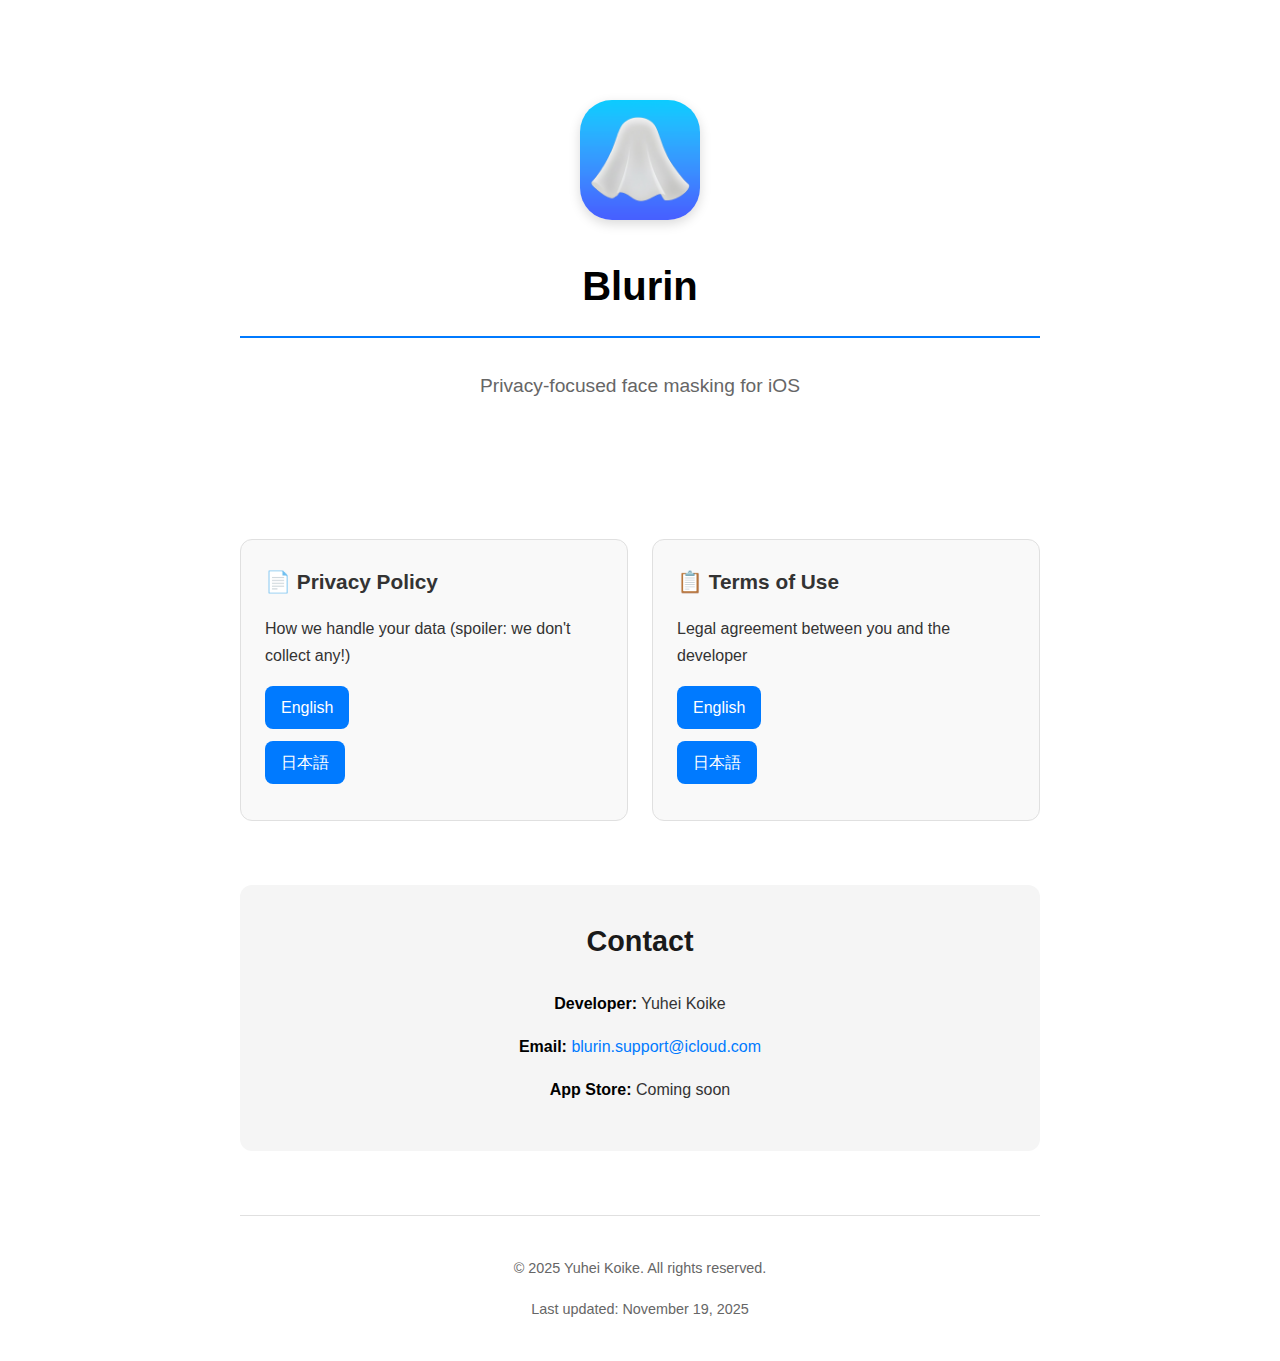
<file: index.html>
<!DOCTYPE html>
<html lang="en">
<head>
    <meta charset="UTF-8">
    <meta name="viewport" content="width=device-width, initial-scale=1.0">
    <meta name="description" content="Blurin - Privacy-focused face masking app for iOS">
    <title>Blurin - Legal Documents</title>
    <link rel="stylesheet" href="style.css">
    <style>
        .hero {
            text-align: center;
            padding: 60px 0 40px;
        }

        .app-icon {
            width: 120px;
            height: 120px;
            border-radius: 26.67%;
            margin-bottom: 24px;
            box-shadow: 0 4px 12px rgba(0, 0, 0, 0.15);
        }

        @media (prefers-color-scheme: dark) {
            .app-icon {
                box-shadow: 0 4px 12px rgba(0, 0, 0, 0.4);
            }
        }

        .tagline {
            font-size: 1.2em;
            color: #666;
            margin-bottom: 48px;
        }

        @media (prefers-color-scheme: dark) {
            .tagline {
                color: #999;
            }
        }

        .doc-grid {
            display: grid;
            grid-template-columns: repeat(auto-fit, minmax(300px, 1fr));
            gap: 24px;
            margin: 48px 0;
        }

        .doc-card {
            background: #f9f9f9;
            border: 1px solid #e0e0e0;
            border-radius: 12px;
            padding: 24px;
            transition: transform 0.2s, box-shadow 0.2s;
        }

        .doc-card:hover {
            transform: translateY(-4px);
            box-shadow: 0 8px 24px rgba(0, 0, 0, 0.1);
        }

        @media (prefers-color-scheme: dark) {
            .doc-card {
                background: #2d2d2d;
                border-color: #404040;
            }

            .doc-card:hover {
                box-shadow: 0 8px 24px rgba(0, 0, 0, 0.4);
            }
        }

        .doc-card h3 {
            margin-top: 0;
            font-size: 1.3em;
        }

        .doc-card ul {
            list-style: none;
            padding: 0;
            margin: 16px 0 0 0;
        }

        .doc-card li {
            margin: 12px 0;
        }

        .doc-card a {
            display: inline-block;
            padding: 8px 16px;
            background: #007aff;
            color: white;
            border-radius: 8px;
            text-decoration: none;
            transition: background 0.2s;
        }

        .doc-card a:hover {
            background: #0051d5;
            text-decoration: none;
        }

        @media (prefers-color-scheme: dark) {
            .doc-card a {
                background: #0a84ff;
            }

            .doc-card a:hover {
                background: #007aff;
            }
        }

        .lang-badge {
            display: inline-block;
            padding: 2px 8px;
            background: #e0e0e0;
            color: #666;
            border-radius: 4px;
            font-size: 0.8em;
            margin-left: 8px;
        }

        @media (prefers-color-scheme: dark) {
            .lang-badge {
                background: #404040;
                color: #999;
            }
        }

        .contact {
            margin-top: 64px;
            padding: 32px;
            background: #f5f5f5;
            border-radius: 12px;
            text-align: center;
        }

        @media (prefers-color-scheme: dark) {
            .contact {
                background: #2d2d2d;
            }
        }

        .contact h2 {
            margin-top: 0;
            border: none;
        }

        .footer {
            margin-top: 64px;
            padding-top: 24px;
            border-top: 1px solid #e0e0e0;
            text-align: center;
            color: #666;
            font-size: 0.9em;
        }

        @media (prefers-color-scheme: dark) {
            .footer {
                border-top-color: #333;
                color: #999;
            }
        }
    </style>
</head>
<body>
    <div class="hero">
        <img src="app-icon.png" alt="Blurin App Icon" class="app-icon">
        <h1>Blurin</h1>
        <p class="tagline">Privacy-focused face masking for iOS</p>
    </div>

    <div class="doc-grid">
        <div class="doc-card">
            <h3>📄 Privacy Policy</h3>
            <p>How we handle your data (spoiler: we don't collect any!)</p>
            <ul>
                <li><a href="privacy-policy.html">English</a></li>
                <li><a href="privacy-policy-ja.html">日本語</a></li>
            </ul>
        </div>

        <div class="doc-card">
            <h3>📋 Terms of Use</h3>
            <p>Legal agreement between you and the developer</p>
            <ul>
                <li><a href="terms-of-use.html">English</a></li>
                <li><a href="terms-of-use-ja.html">日本語</a></li>
            </ul>
        </div>
    </div>

    <div class="contact">
        <h2>Contact</h2>
        <p><strong>Developer:</strong> Yuhei Koike</p>
        <p><strong>Email:</strong> <a href="mailto:blurin.support@icloud.com">blurin.support@icloud.com</a></p>
        <p><strong>App Store:</strong> Coming soon</p>
    </div>

    <div class="footer">
        <p>&copy; 2025 Yuhei Koike. All rights reserved.</p>
        <p>Last updated: November 19, 2025</p>
    </div>
</body>
</html>
</file>
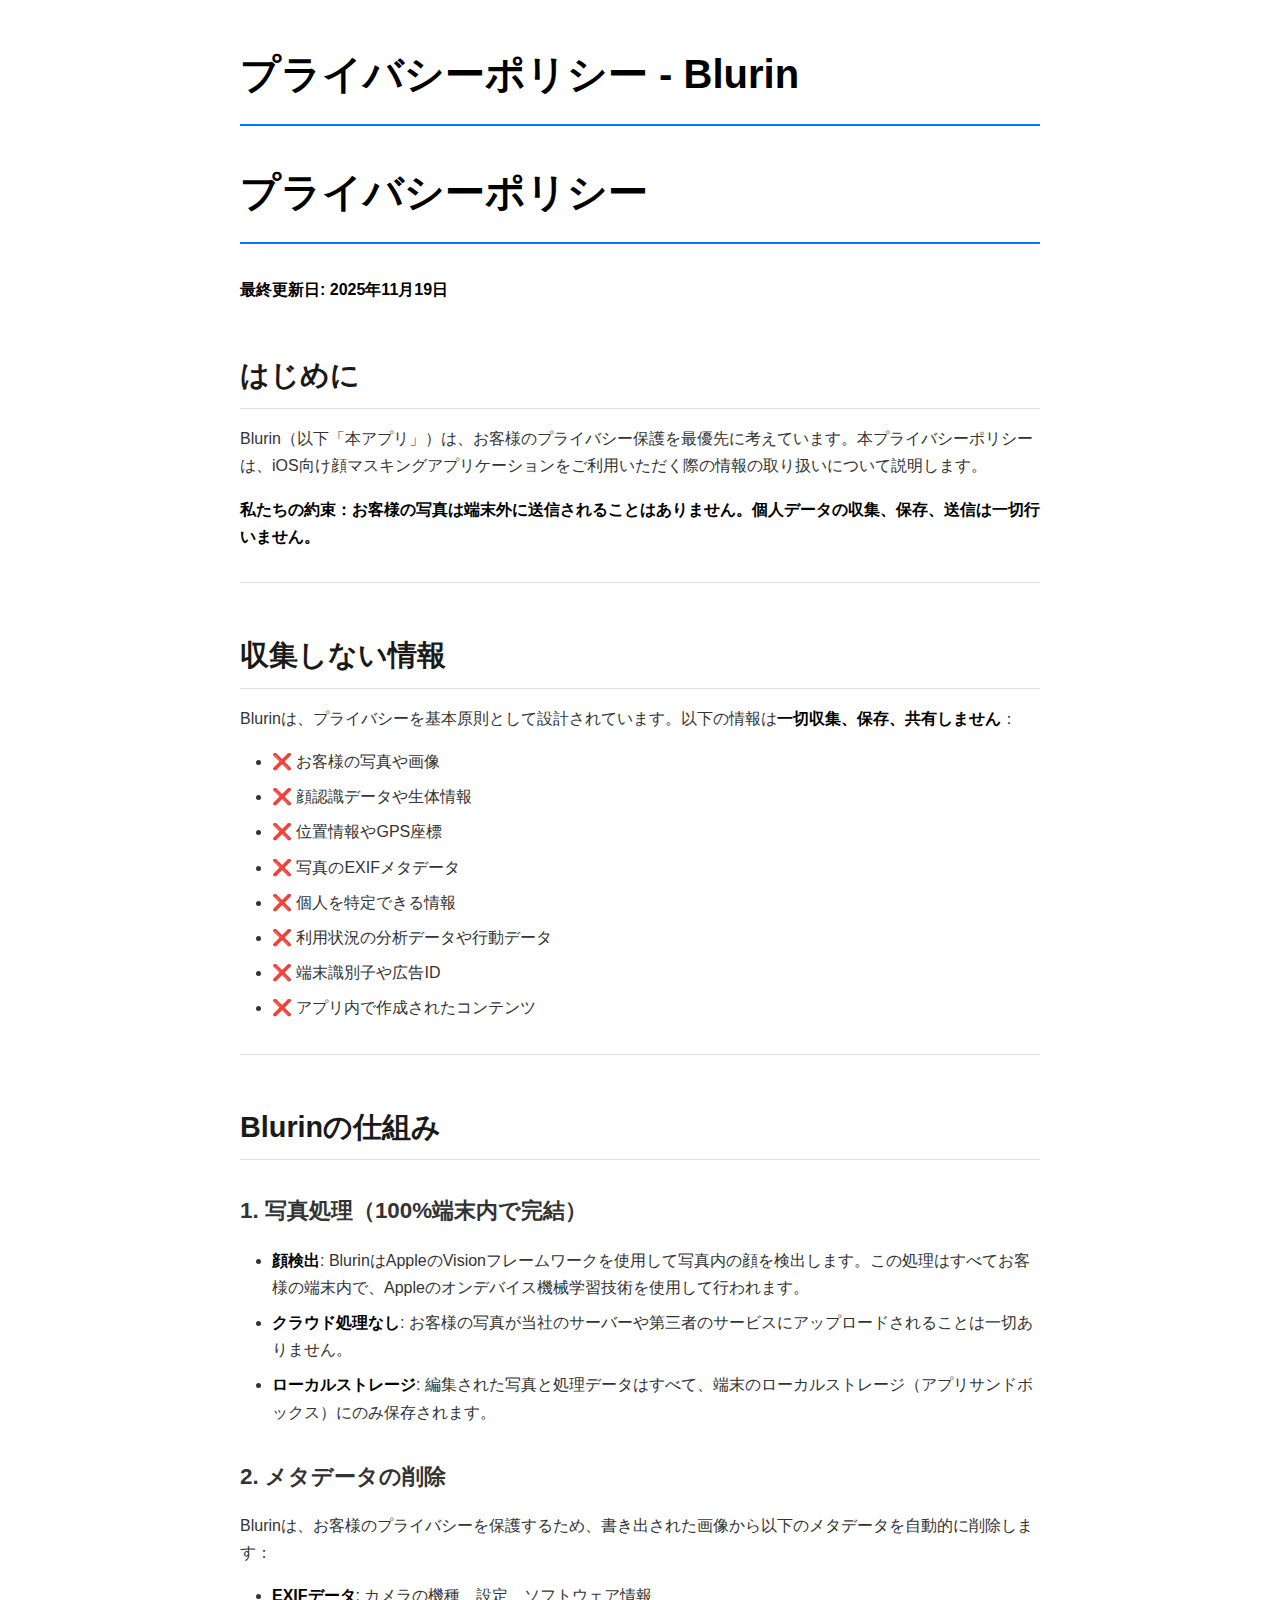
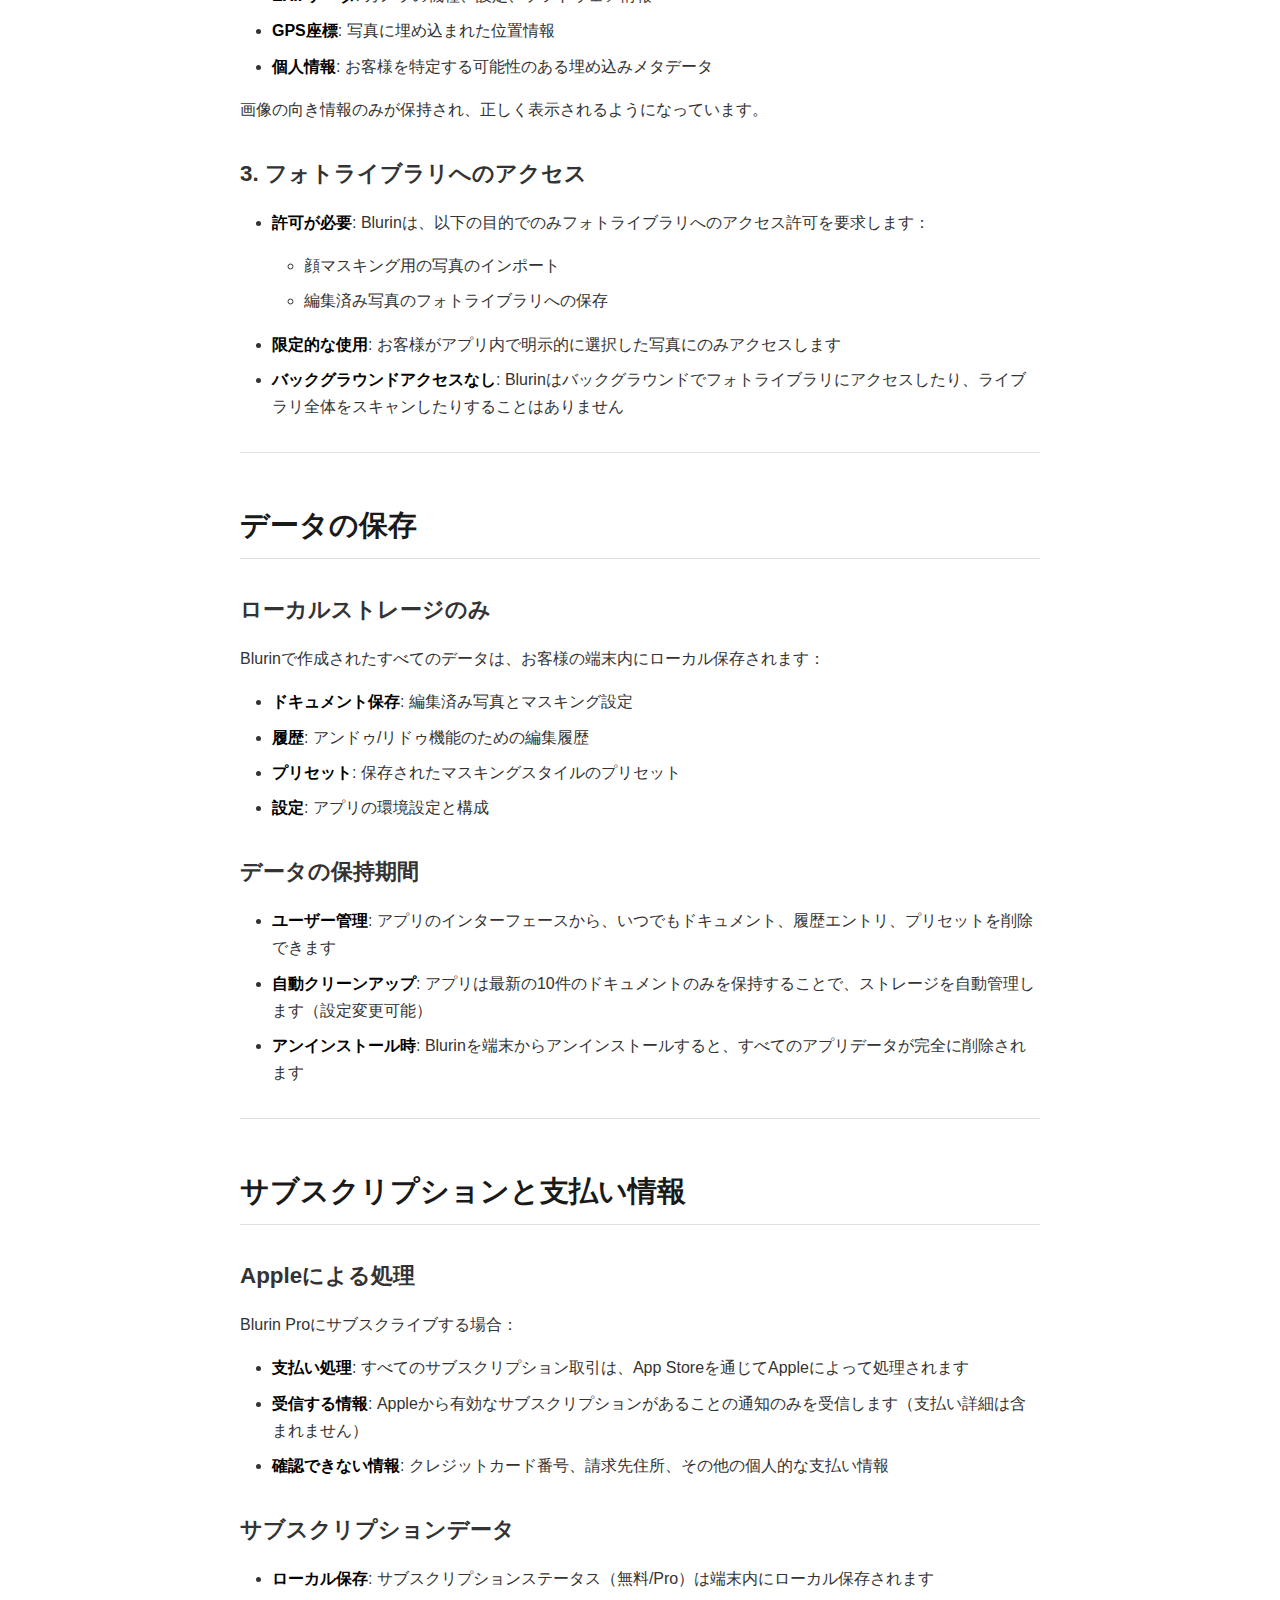
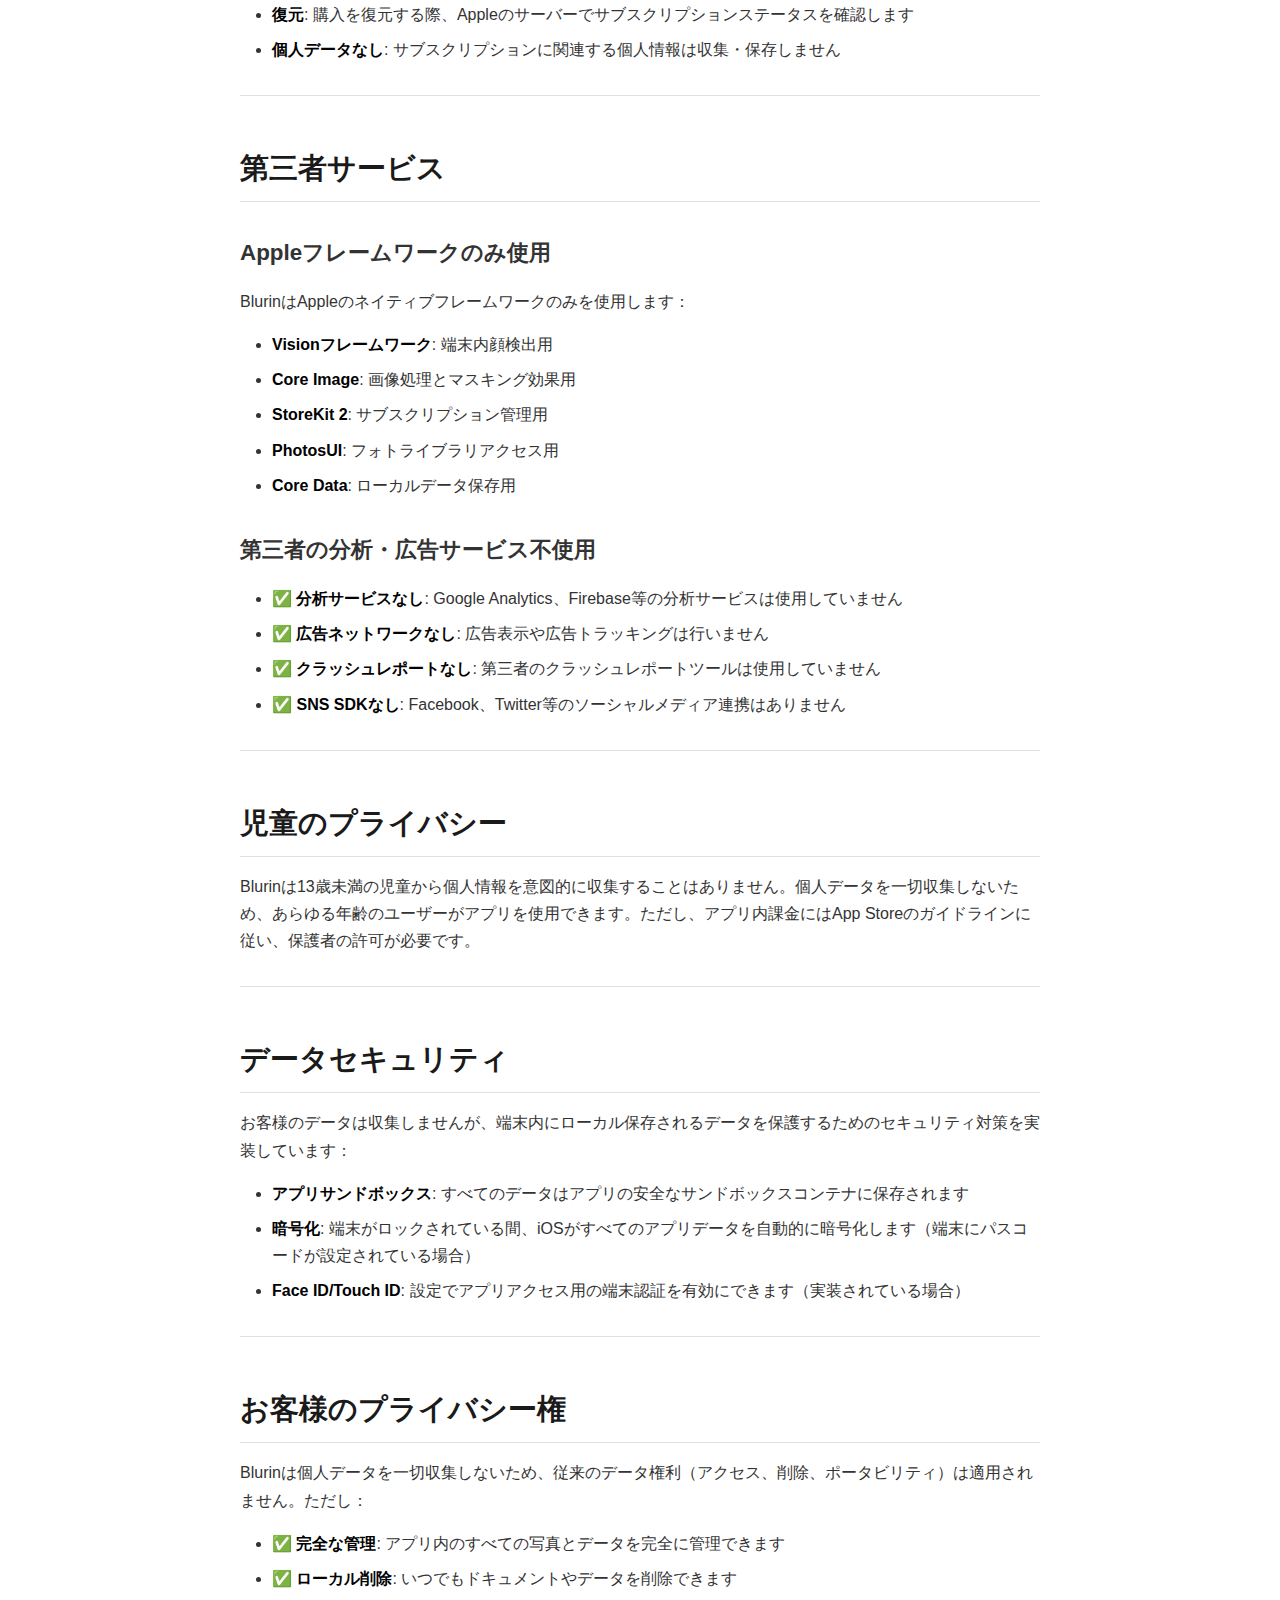
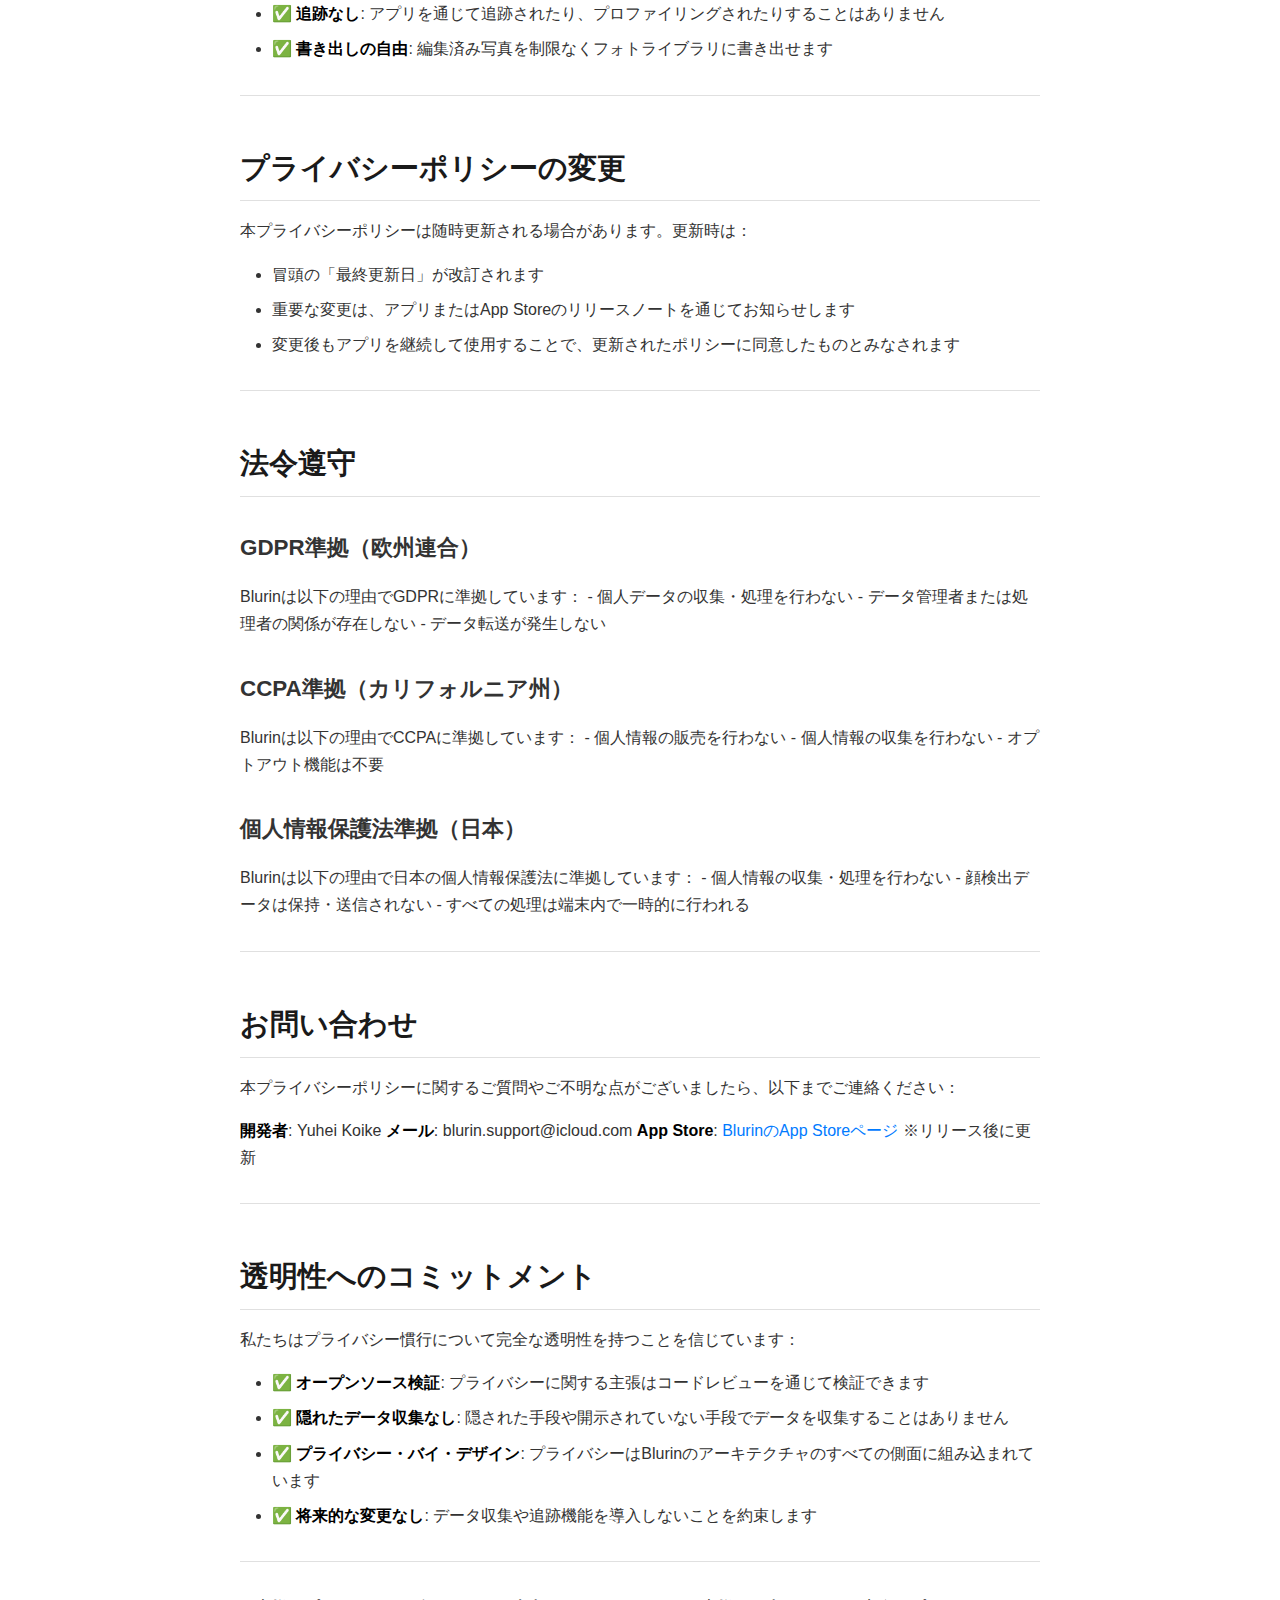
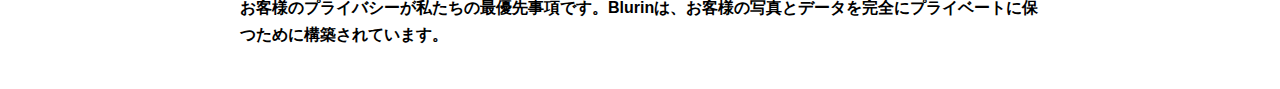
<file: privacy-policy-ja.html>
<!DOCTYPE html>
<html xmlns="http://www.w3.org/1999/xhtml" lang="ja" xml:lang="ja">
<head>
  <meta charset="utf-8" />
  <meta name="generator" content="pandoc" />
  <meta name="viewport" content="width=device-width, initial-scale=1.0, user-scalable=yes" />
  <title>プライバシーポリシー - Blurin</title>
  <style>
    code{white-space: pre-wrap;}
    span.smallcaps{font-variant: small-caps;}
    div.columns{display: flex; gap: min(4vw, 1.5em);}
    div.column{flex: auto; overflow-x: auto;}
    div.hanging-indent{margin-left: 1.5em; text-indent: -1.5em;}
    /* The extra [class] is a hack that increases specificity enough to
       override a similar rule in reveal.js */
    ul.task-list[class]{list-style: none;}
    ul.task-list li input[type="checkbox"] {
      font-size: inherit;
      width: 0.8em;
      margin: 0 0.8em 0.2em -1.6em;
      vertical-align: middle;
    }
    .display.math{display: block; text-align: center; margin: 0.5rem auto;}
  </style>
  <link rel="stylesheet" href="style.css" />
</head>
<body>
<header id="title-block-header">
<h1 class="title">プライバシーポリシー - Blurin</h1>
</header>
<h1 id="プライバシーポリシー">プライバシーポリシー</h1>
<p><strong>最終更新日: 2025年11月19日</strong></p>
<h2 id="はじめに">はじめに</h2>
<p>Blurin（以下「本アプリ」）は、お客様のプライバシー保護を最優先に考えています。本プライバシーポリシーは、iOS向け顔マスキングアプリケーションをご利用いただく際の情報の取り扱いについて説明します。</p>
<p><strong>私たちの約束：お客様の写真は端末外に送信されることはありません。個人データの収集、保存、送信は一切行いません。</strong></p>
<hr />
<h2 id="収集しない情報">収集しない情報</h2>
<p>Blurinは、プライバシーを基本原則として設計されています。以下の情報は<strong>一切収集、保存、共有しません</strong>：</p>
<ul>
<li>❌ お客様の写真や画像</li>
<li>❌ 顔認識データや生体情報</li>
<li>❌ 位置情報やGPS座標</li>
<li>❌ 写真のEXIFメタデータ</li>
<li>❌ 個人を特定できる情報</li>
<li>❌ 利用状況の分析データや行動データ</li>
<li>❌ 端末識別子や広告ID</li>
<li>❌ アプリ内で作成されたコンテンツ</li>
</ul>
<hr />
<h2 id="blurinの仕組み">Blurinの仕組み</h2>
<h3 id="写真処理100端末内で完結">1. 写真処理（100%端末内で完結）</h3>
<ul>
<li><strong>顔検出</strong>:
BlurinはAppleのVisionフレームワークを使用して写真内の顔を検出します。この処理はすべてお客様の端末内で、Appleのオンデバイス機械学習技術を使用して行われます。</li>
<li><strong>クラウド処理なし</strong>:
お客様の写真が当社のサーバーや第三者のサービスにアップロードされることは一切ありません。</li>
<li><strong>ローカルストレージ</strong>:
編集された写真と処理データはすべて、端末のローカルストレージ（アプリサンドボックス）にのみ保存されます。</li>
</ul>
<h3 id="メタデータの削除">2. メタデータの削除</h3>
<p>Blurinは、お客様のプライバシーを保護するため、書き出された画像から以下のメタデータを自動的に削除します：</p>
<ul>
<li><strong>EXIFデータ</strong>:
カメラの機種、設定、ソフトウェア情報</li>
<li><strong>GPS座標</strong>: 写真に埋め込まれた位置情報</li>
<li><strong>個人情報</strong>:
お客様を特定する可能性のある埋め込みメタデータ</li>
</ul>
<p>画像の向き情報のみが保持され、正しく表示されるようになっています。</p>
<h3 id="フォトライブラリへのアクセス">3.
フォトライブラリへのアクセス</h3>
<ul>
<li><strong>許可が必要</strong>:
Blurinは、以下の目的でのみフォトライブラリへのアクセス許可を要求します：
<ul>
<li>顔マスキング用の写真のインポート</li>
<li>編集済み写真のフォトライブラリへの保存</li>
</ul></li>
<li><strong>限定的な使用</strong>:
お客様がアプリ内で明示的に選択した写真にのみアクセスします</li>
<li><strong>バックグラウンドアクセスなし</strong>:
Blurinはバックグラウンドでフォトライブラリにアクセスしたり、ライブラリ全体をスキャンしたりすることはありません</li>
</ul>
<hr />
<h2 id="データの保存">データの保存</h2>
<h3 id="ローカルストレージのみ">ローカルストレージのみ</h3>
<p>Blurinで作成されたすべてのデータは、お客様の端末内にローカル保存されます：</p>
<ul>
<li><strong>ドキュメント保存</strong>: 編集済み写真とマスキング設定</li>
<li><strong>履歴</strong>: アンドゥ/リドゥ機能のための編集履歴</li>
<li><strong>プリセット</strong>:
保存されたマスキングスタイルのプリセット</li>
<li><strong>設定</strong>: アプリの環境設定と構成</li>
</ul>
<h3 id="データの保持期間">データの保持期間</h3>
<ul>
<li><strong>ユーザー管理</strong>:
アプリのインターフェースから、いつでもドキュメント、履歴エントリ、プリセットを削除できます</li>
<li><strong>自動クリーンアップ</strong>:
アプリは最新の10件のドキュメントのみを保持することで、ストレージを自動管理します（設定変更可能）</li>
<li><strong>アンインストール時</strong>:
Blurinを端末からアンインストールすると、すべてのアプリデータが完全に削除されます</li>
</ul>
<hr />
<h2
id="サブスクリプションと支払い情報">サブスクリプションと支払い情報</h2>
<h3 id="appleによる処理">Appleによる処理</h3>
<p>Blurin Proにサブスクライブする場合：</p>
<ul>
<li><strong>支払い処理</strong>: すべてのサブスクリプション取引は、App
Storeを通じてAppleによって処理されます</li>
<li><strong>受信する情報</strong>:
Appleから有効なサブスクリプションがあることの通知のみを受信します（支払い詳細は含まれません）</li>
<li><strong>確認できない情報</strong>:
クレジットカード番号、請求先住所、その他の個人的な支払い情報</li>
</ul>
<h3 id="サブスクリプションデータ">サブスクリプションデータ</h3>
<ul>
<li><strong>ローカル保存</strong>:
サブスクリプションステータス（無料/Pro）は端末内にローカル保存されます</li>
<li><strong>復元</strong>:
購入を復元する際、Appleのサーバーでサブスクリプションステータスを確認します</li>
<li><strong>個人データなし</strong>:
サブスクリプションに関連する個人情報は収集・保存しません</li>
</ul>
<hr />
<h2 id="第三者サービス">第三者サービス</h2>
<h3 id="appleフレームワークのみ使用">Appleフレームワークのみ使用</h3>
<p>BlurinはAppleのネイティブフレームワークのみを使用します：</p>
<ul>
<li><strong>Visionフレームワーク</strong>: 端末内顔検出用</li>
<li><strong>Core Image</strong>: 画像処理とマスキング効果用</li>
<li><strong>StoreKit 2</strong>: サブスクリプション管理用</li>
<li><strong>PhotosUI</strong>: フォトライブラリアクセス用</li>
<li><strong>Core Data</strong>: ローカルデータ保存用</li>
</ul>
<h3
id="第三者の分析広告サービス不使用">第三者の分析・広告サービス不使用</h3>
<ul>
<li>✅ <strong>分析サービスなし</strong>: Google
Analytics、Firebase等の分析サービスは使用していません</li>
<li>✅ <strong>広告ネットワークなし</strong>:
広告表示や広告トラッキングは行いません</li>
<li>✅ <strong>クラッシュレポートなし</strong>:
第三者のクラッシュレポートツールは使用していません</li>
<li>✅ <strong>SNS SDKなし</strong>:
Facebook、Twitter等のソーシャルメディア連携はありません</li>
</ul>
<hr />
<h2 id="児童のプライバシー">児童のプライバシー</h2>
<p>Blurinは13歳未満の児童から個人情報を意図的に収集することはありません。個人データを一切収集しないため、あらゆる年齢のユーザーがアプリを使用できます。ただし、アプリ内課金にはApp
Storeのガイドラインに従い、保護者の許可が必要です。</p>
<hr />
<h2 id="データセキュリティ">データセキュリティ</h2>
<p>お客様のデータは収集しませんが、端末内にローカル保存されるデータを保護するためのセキュリティ対策を実装しています：</p>
<ul>
<li><strong>アプリサンドボックス</strong>:
すべてのデータはアプリの安全なサンドボックスコンテナに保存されます</li>
<li><strong>暗号化</strong>:
端末がロックされている間、iOSがすべてのアプリデータを自動的に暗号化します（端末にパスコードが設定されている場合）</li>
<li><strong>Face ID/Touch ID</strong>:
設定でアプリアクセス用の端末認証を有効にできます（実装されている場合）</li>
</ul>
<hr />
<h2 id="お客様のプライバシー権">お客様のプライバシー権</h2>
<p>Blurinは個人データを一切収集しないため、従来のデータ権利（アクセス、削除、ポータビリティ）は適用されません。ただし：</p>
<ul>
<li>✅ <strong>完全な管理</strong>:
アプリ内のすべての写真とデータを完全に管理できます</li>
<li>✅ <strong>ローカル削除</strong>:
いつでもドキュメントやデータを削除できます</li>
<li>✅ <strong>追跡なし</strong>:
アプリを通じて追跡されたり、プロファイリングされたりすることはありません</li>
<li>✅ <strong>書き出しの自由</strong>:
編集済み写真を制限なくフォトライブラリに書き出せます</li>
</ul>
<hr />
<h2 id="プライバシーポリシーの変更">プライバシーポリシーの変更</h2>
<p>本プライバシーポリシーは随時更新される場合があります。更新時は：</p>
<ul>
<li>冒頭の「最終更新日」が改訂されます</li>
<li>重要な変更は、アプリまたはApp
Storeのリリースノートを通じてお知らせします</li>
<li>変更後もアプリを継続して使用することで、更新されたポリシーに同意したものとみなされます</li>
</ul>
<hr />
<h2 id="法令遵守">法令遵守</h2>
<h3 id="gdpr準拠欧州連合">GDPR準拠（欧州連合）</h3>
<p>Blurinは以下の理由でGDPRに準拠しています： -
個人データの収集・処理を行わない -
データ管理者または処理者の関係が存在しない - データ転送が発生しない</p>
<h3 id="ccpa準拠カリフォルニア州">CCPA準拠（カリフォルニア州）</h3>
<p>Blurinは以下の理由でCCPAに準拠しています： - 個人情報の販売を行わない
- 個人情報の収集を行わない - オプトアウト機能は不要</p>
<h3 id="個人情報保護法準拠日本">個人情報保護法準拠（日本）</h3>
<p>Blurinは以下の理由で日本の個人情報保護法に準拠しています： -
個人情報の収集・処理を行わない - 顔検出データは保持・送信されない -
すべての処理は端末内で一時的に行われる</p>
<hr />
<h2 id="お問い合わせ">お問い合わせ</h2>
<p>本プライバシーポリシーに関するご質問やご不明な点がございましたら、以下までご連絡ください：</p>
<p><strong>開発者</strong>: Yuhei Koike <strong>メール</strong>:
blurin.support@icloud.com <strong>App Store</strong>: <a
href="https://apps.apple.com/app/blurin">BlurinのApp Storeページ</a>
※リリース後に更新</p>
<hr />
<h2 id="透明性へのコミットメント">透明性へのコミットメント</h2>
<p>私たちはプライバシー慣行について完全な透明性を持つことを信じています：</p>
<ul>
<li>✅ <strong>オープンソース検証</strong>:
プライバシーに関する主張はコードレビューを通じて検証できます</li>
<li>✅ <strong>隠れたデータ収集なし</strong>:
隠された手段や開示されていない手段でデータを収集することはありません</li>
<li>✅ <strong>プライバシー・バイ・デザイン</strong>:
プライバシーはBlurinのアーキテクチャのすべての側面に組み込まれています</li>
<li>✅ <strong>将来的な変更なし</strong>:
データ収集や追跡機能を導入しないことを約束します</li>
</ul>
<hr />
<p><strong>お客様のプライバシーが私たちの最優先事項です。Blurinは、お客様の写真とデータを完全にプライベートに保つために構築されています。</strong></p>
</body>
</html>
</file>
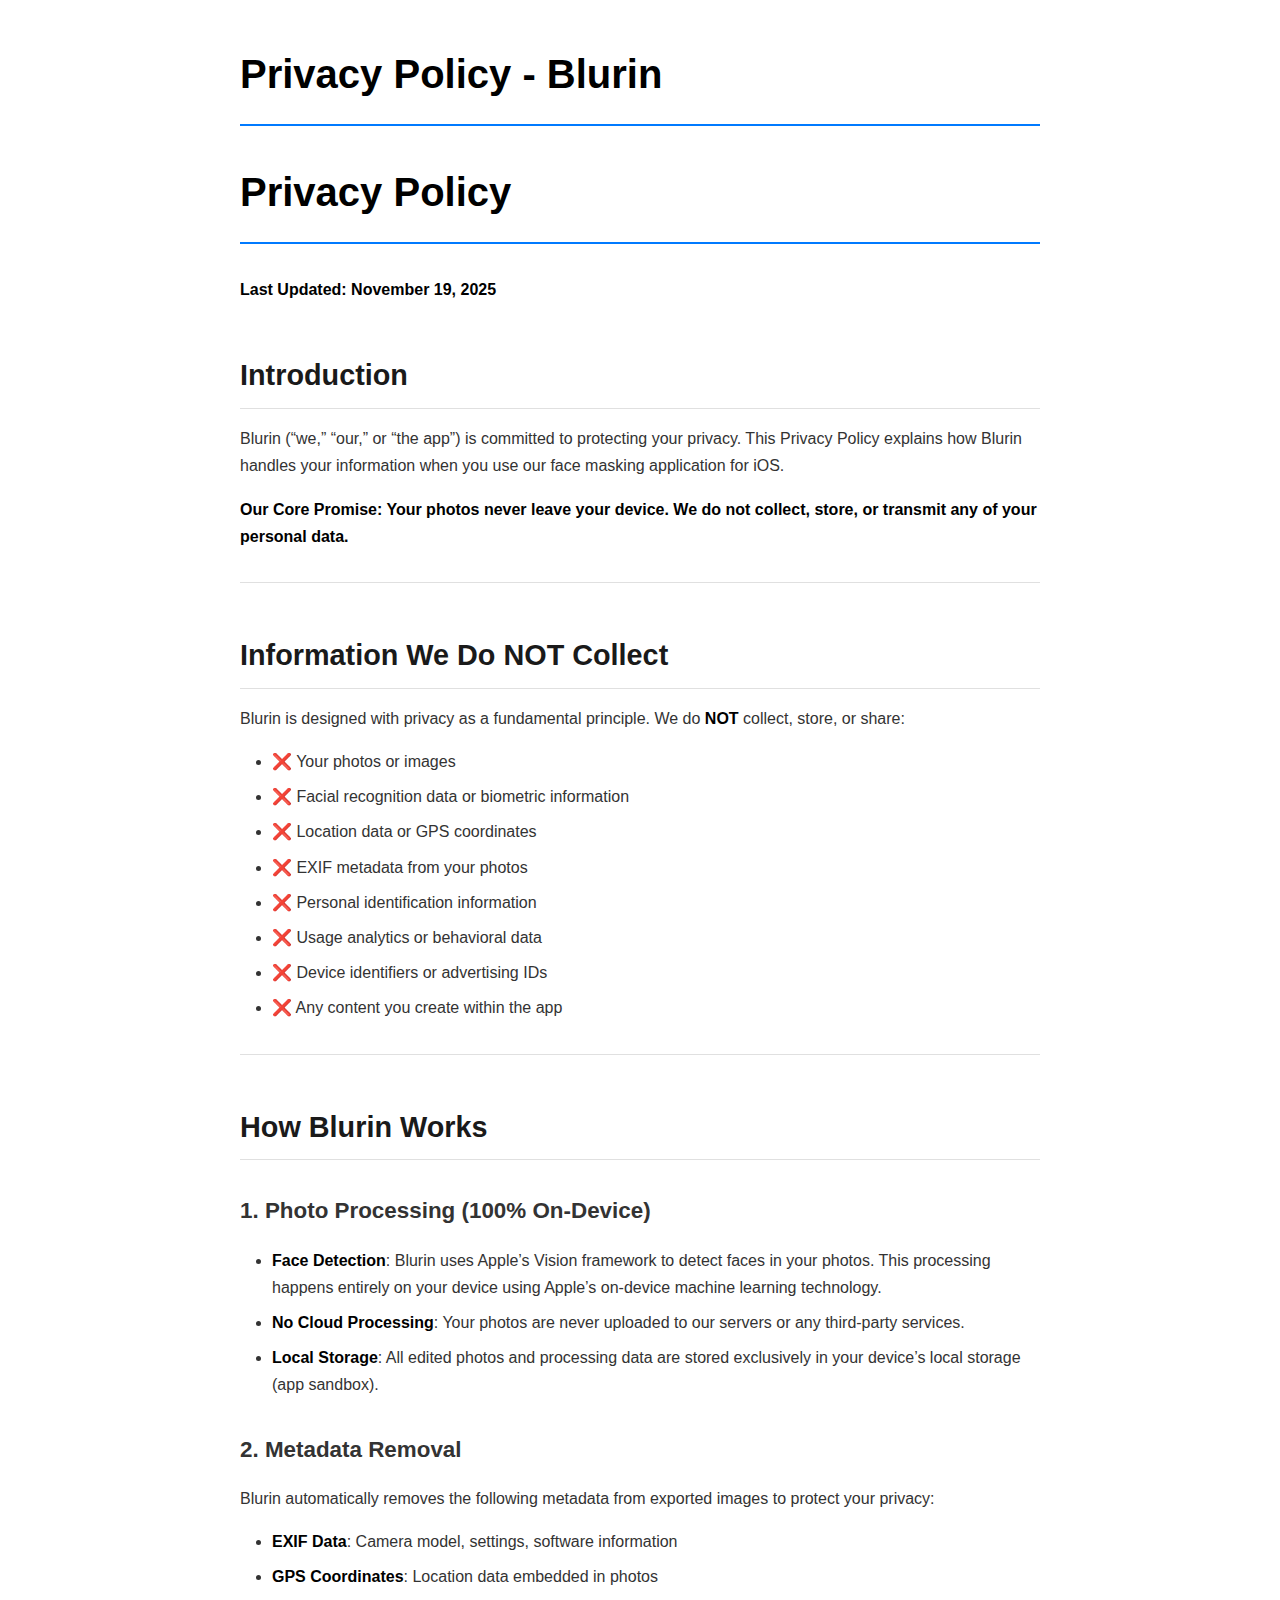
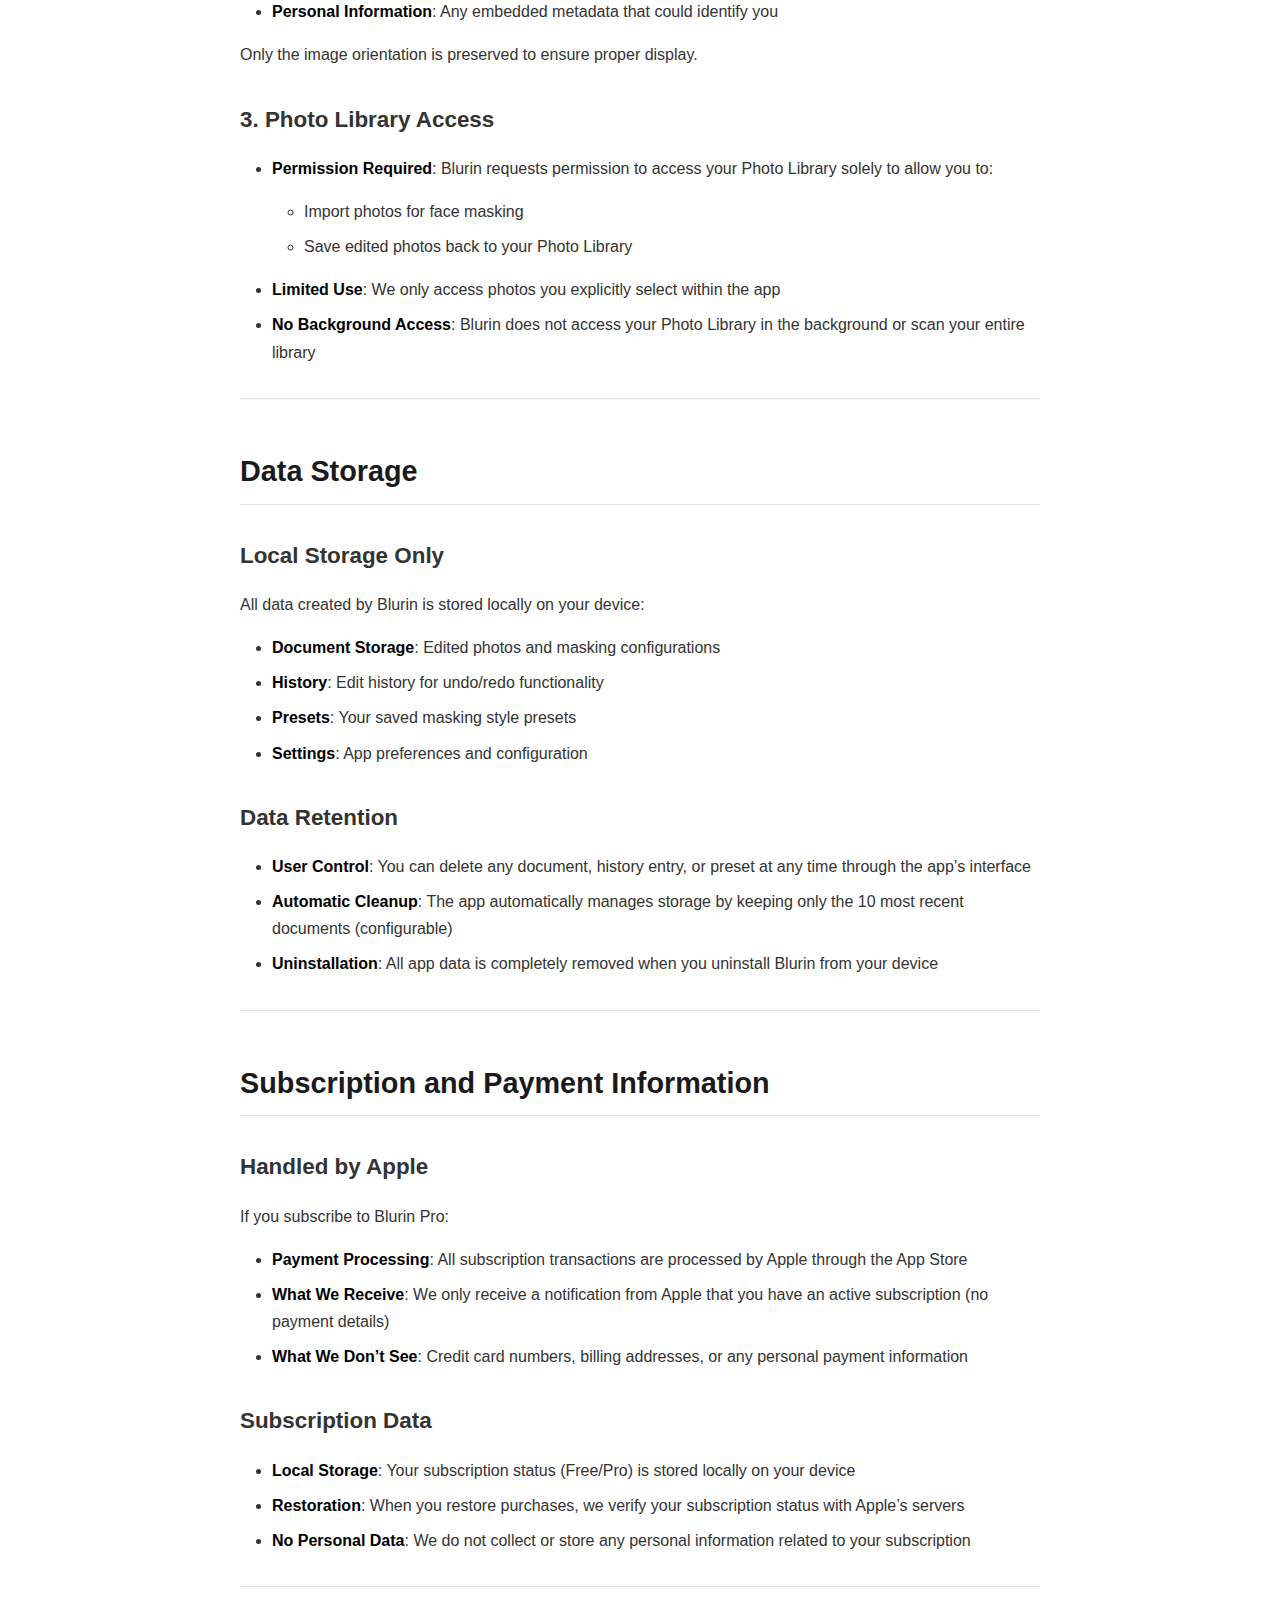
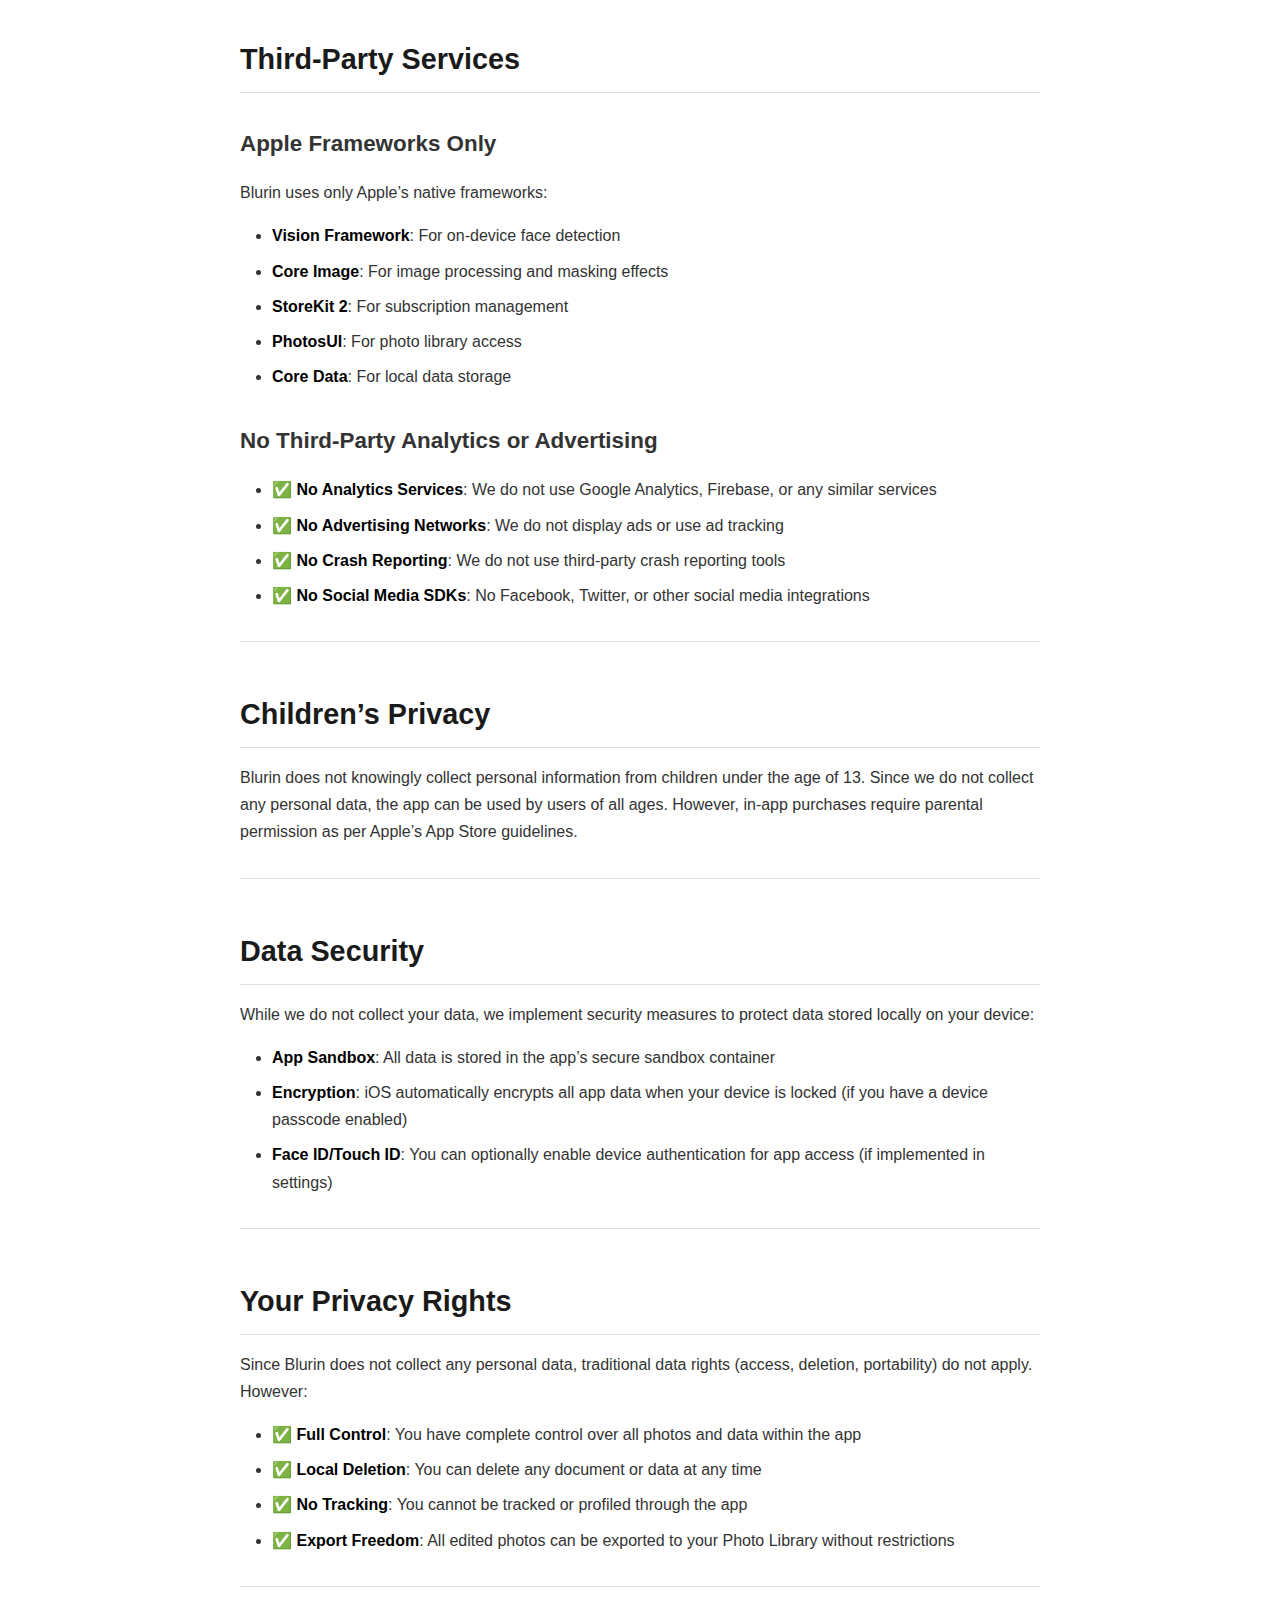
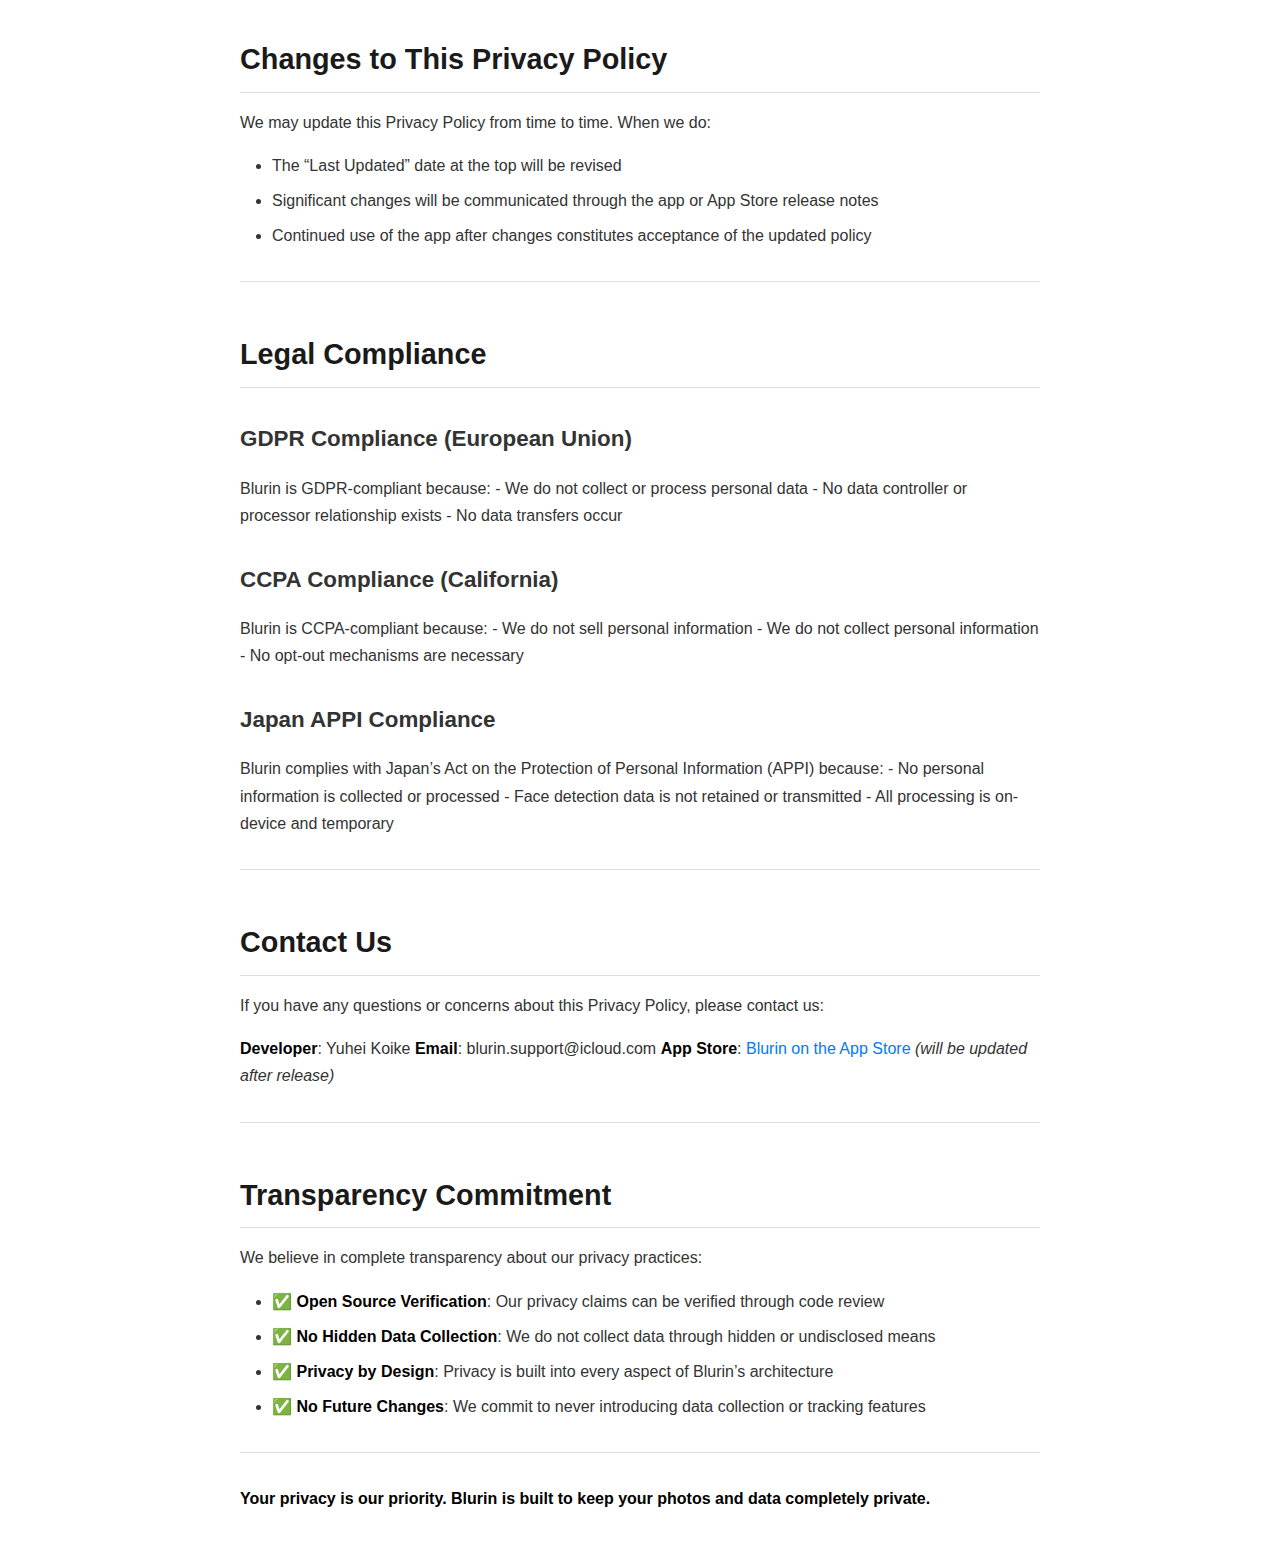
<file: privacy-policy.html>
<!DOCTYPE html>
<html xmlns="http://www.w3.org/1999/xhtml" lang="en" xml:lang="en">
<head>
  <meta charset="utf-8" />
  <meta name="generator" content="pandoc" />
  <meta name="viewport" content="width=device-width, initial-scale=1.0, user-scalable=yes" />
  <title>Privacy Policy - Blurin</title>
  <style>
    code{white-space: pre-wrap;}
    span.smallcaps{font-variant: small-caps;}
    div.columns{display: flex; gap: min(4vw, 1.5em);}
    div.column{flex: auto; overflow-x: auto;}
    div.hanging-indent{margin-left: 1.5em; text-indent: -1.5em;}
    /* The extra [class] is a hack that increases specificity enough to
       override a similar rule in reveal.js */
    ul.task-list[class]{list-style: none;}
    ul.task-list li input[type="checkbox"] {
      font-size: inherit;
      width: 0.8em;
      margin: 0 0.8em 0.2em -1.6em;
      vertical-align: middle;
    }
    .display.math{display: block; text-align: center; margin: 0.5rem auto;}
  </style>
  <link rel="stylesheet" href="style.css" />
</head>
<body>
<header id="title-block-header">
<h1 class="title">Privacy Policy - Blurin</h1>
</header>
<h1 id="privacy-policy">Privacy Policy</h1>
<p><strong>Last Updated: November 19, 2025</strong></p>
<h2 id="introduction">Introduction</h2>
<p>Blurin (“we,” “our,” or “the app”) is committed to protecting your
privacy. This Privacy Policy explains how Blurin handles your
information when you use our face masking application for iOS.</p>
<p><strong>Our Core Promise: Your photos never leave your device. We do
not collect, store, or transmit any of your personal data.</strong></p>
<hr />
<h2 id="information-we-do-not-collect">Information We Do NOT
Collect</h2>
<p>Blurin is designed with privacy as a fundamental principle. We do
<strong>NOT</strong> collect, store, or share:</p>
<ul>
<li>❌ Your photos or images</li>
<li>❌ Facial recognition data or biometric information</li>
<li>❌ Location data or GPS coordinates</li>
<li>❌ EXIF metadata from your photos</li>
<li>❌ Personal identification information</li>
<li>❌ Usage analytics or behavioral data</li>
<li>❌ Device identifiers or advertising IDs</li>
<li>❌ Any content you create within the app</li>
</ul>
<hr />
<h2 id="how-blurin-works">How Blurin Works</h2>
<h3 id="photo-processing-100-on-device">1. Photo Processing (100%
On-Device)</h3>
<ul>
<li><strong>Face Detection</strong>: Blurin uses Apple’s Vision
framework to detect faces in your photos. This processing happens
entirely on your device using Apple’s on-device machine learning
technology.</li>
<li><strong>No Cloud Processing</strong>: Your photos are never uploaded
to our servers or any third-party services.</li>
<li><strong>Local Storage</strong>: All edited photos and processing
data are stored exclusively in your device’s local storage (app
sandbox).</li>
</ul>
<h3 id="metadata-removal">2. Metadata Removal</h3>
<p>Blurin automatically removes the following metadata from exported
images to protect your privacy:</p>
<ul>
<li><strong>EXIF Data</strong>: Camera model, settings, software
information</li>
<li><strong>GPS Coordinates</strong>: Location data embedded in
photos</li>
<li><strong>Personal Information</strong>: Any embedded metadata that
could identify you</li>
</ul>
<p>Only the image orientation is preserved to ensure proper display.</p>
<h3 id="photo-library-access">3. Photo Library Access</h3>
<ul>
<li><strong>Permission Required</strong>: Blurin requests permission to
access your Photo Library solely to allow you to:
<ul>
<li>Import photos for face masking</li>
<li>Save edited photos back to your Photo Library</li>
</ul></li>
<li><strong>Limited Use</strong>: We only access photos you explicitly
select within the app</li>
<li><strong>No Background Access</strong>: Blurin does not access your
Photo Library in the background or scan your entire library</li>
</ul>
<hr />
<h2 id="data-storage">Data Storage</h2>
<h3 id="local-storage-only">Local Storage Only</h3>
<p>All data created by Blurin is stored locally on your device:</p>
<ul>
<li><strong>Document Storage</strong>: Edited photos and masking
configurations</li>
<li><strong>History</strong>: Edit history for undo/redo
functionality</li>
<li><strong>Presets</strong>: Your saved masking style presets</li>
<li><strong>Settings</strong>: App preferences and configuration</li>
</ul>
<h3 id="data-retention">Data Retention</h3>
<ul>
<li><strong>User Control</strong>: You can delete any document, history
entry, or preset at any time through the app’s interface</li>
<li><strong>Automatic Cleanup</strong>: The app automatically manages
storage by keeping only the 10 most recent documents (configurable)</li>
<li><strong>Uninstallation</strong>: All app data is completely removed
when you uninstall Blurin from your device</li>
</ul>
<hr />
<h2 id="subscription-and-payment-information">Subscription and Payment
Information</h2>
<h3 id="handled-by-apple">Handled by Apple</h3>
<p>If you subscribe to Blurin Pro:</p>
<ul>
<li><strong>Payment Processing</strong>: All subscription transactions
are processed by Apple through the App Store</li>
<li><strong>What We Receive</strong>: We only receive a notification
from Apple that you have an active subscription (no payment
details)</li>
<li><strong>What We Don’t See</strong>: Credit card numbers, billing
addresses, or any personal payment information</li>
</ul>
<h3 id="subscription-data">Subscription Data</h3>
<ul>
<li><strong>Local Storage</strong>: Your subscription status (Free/Pro)
is stored locally on your device</li>
<li><strong>Restoration</strong>: When you restore purchases, we verify
your subscription status with Apple’s servers</li>
<li><strong>No Personal Data</strong>: We do not collect or store any
personal information related to your subscription</li>
</ul>
<hr />
<h2 id="third-party-services">Third-Party Services</h2>
<h3 id="apple-frameworks-only">Apple Frameworks Only</h3>
<p>Blurin uses only Apple’s native frameworks:</p>
<ul>
<li><strong>Vision Framework</strong>: For on-device face detection</li>
<li><strong>Core Image</strong>: For image processing and masking
effects</li>
<li><strong>StoreKit 2</strong>: For subscription management</li>
<li><strong>PhotosUI</strong>: For photo library access</li>
<li><strong>Core Data</strong>: For local data storage</li>
</ul>
<h3 id="no-third-party-analytics-or-advertising">No Third-Party
Analytics or Advertising</h3>
<ul>
<li>✅ <strong>No Analytics Services</strong>: We do not use Google
Analytics, Firebase, or any similar services</li>
<li>✅ <strong>No Advertising Networks</strong>: We do not display ads
or use ad tracking</li>
<li>✅ <strong>No Crash Reporting</strong>: We do not use third-party
crash reporting tools</li>
<li>✅ <strong>No Social Media SDKs</strong>: No Facebook, Twitter, or
other social media integrations</li>
</ul>
<hr />
<h2 id="childrens-privacy">Children’s Privacy</h2>
<p>Blurin does not knowingly collect personal information from children
under the age of 13. Since we do not collect any personal data, the app
can be used by users of all ages. However, in-app purchases require
parental permission as per Apple’s App Store guidelines.</p>
<hr />
<h2 id="data-security">Data Security</h2>
<p>While we do not collect your data, we implement security measures to
protect data stored locally on your device:</p>
<ul>
<li><strong>App Sandbox</strong>: All data is stored in the app’s secure
sandbox container</li>
<li><strong>Encryption</strong>: iOS automatically encrypts all app data
when your device is locked (if you have a device passcode enabled)</li>
<li><strong>Face ID/Touch ID</strong>: You can optionally enable device
authentication for app access (if implemented in settings)</li>
</ul>
<hr />
<h2 id="your-privacy-rights">Your Privacy Rights</h2>
<p>Since Blurin does not collect any personal data, traditional data
rights (access, deletion, portability) do not apply. However:</p>
<ul>
<li>✅ <strong>Full Control</strong>: You have complete control over all
photos and data within the app</li>
<li>✅ <strong>Local Deletion</strong>: You can delete any document or
data at any time</li>
<li>✅ <strong>No Tracking</strong>: You cannot be tracked or profiled
through the app</li>
<li>✅ <strong>Export Freedom</strong>: All edited photos can be
exported to your Photo Library without restrictions</li>
</ul>
<hr />
<h2 id="changes-to-this-privacy-policy">Changes to This Privacy
Policy</h2>
<p>We may update this Privacy Policy from time to time. When we do:</p>
<ul>
<li>The “Last Updated” date at the top will be revised</li>
<li>Significant changes will be communicated through the app or App
Store release notes</li>
<li>Continued use of the app after changes constitutes acceptance of the
updated policy</li>
</ul>
<hr />
<h2 id="legal-compliance">Legal Compliance</h2>
<h3 id="gdpr-compliance-european-union">GDPR Compliance (European
Union)</h3>
<p>Blurin is GDPR-compliant because: - We do not collect or process
personal data - No data controller or processor relationship exists - No
data transfers occur</p>
<h3 id="ccpa-compliance-california">CCPA Compliance (California)</h3>
<p>Blurin is CCPA-compliant because: - We do not sell personal
information - We do not collect personal information - No opt-out
mechanisms are necessary</p>
<h3 id="japan-appi-compliance">Japan APPI Compliance</h3>
<p>Blurin complies with Japan’s Act on the Protection of Personal
Information (APPI) because: - No personal information is collected or
processed - Face detection data is not retained or transmitted - All
processing is on-device and temporary</p>
<hr />
<h2 id="contact-us">Contact Us</h2>
<p>If you have any questions or concerns about this Privacy Policy,
please contact us:</p>
<p><strong>Developer</strong>: Yuhei Koike <strong>Email</strong>:
blurin.support@icloud.com <strong>App Store</strong>: <a
href="https://apps.apple.com/app/blurin">Blurin on the App Store</a>
<em>(will be updated after release)</em></p>
<hr />
<h2 id="transparency-commitment">Transparency Commitment</h2>
<p>We believe in complete transparency about our privacy practices:</p>
<ul>
<li>✅ <strong>Open Source Verification</strong>: Our privacy claims can
be verified through code review</li>
<li>✅ <strong>No Hidden Data Collection</strong>: We do not collect
data through hidden or undisclosed means</li>
<li>✅ <strong>Privacy by Design</strong>: Privacy is built into every
aspect of Blurin’s architecture</li>
<li>✅ <strong>No Future Changes</strong>: We commit to never
introducing data collection or tracking features</li>
</ul>
<hr />
<p><strong>Your privacy is our priority. Blurin is built to keep your
photos and data completely private.</strong></p>
</body>
</html>
</file>
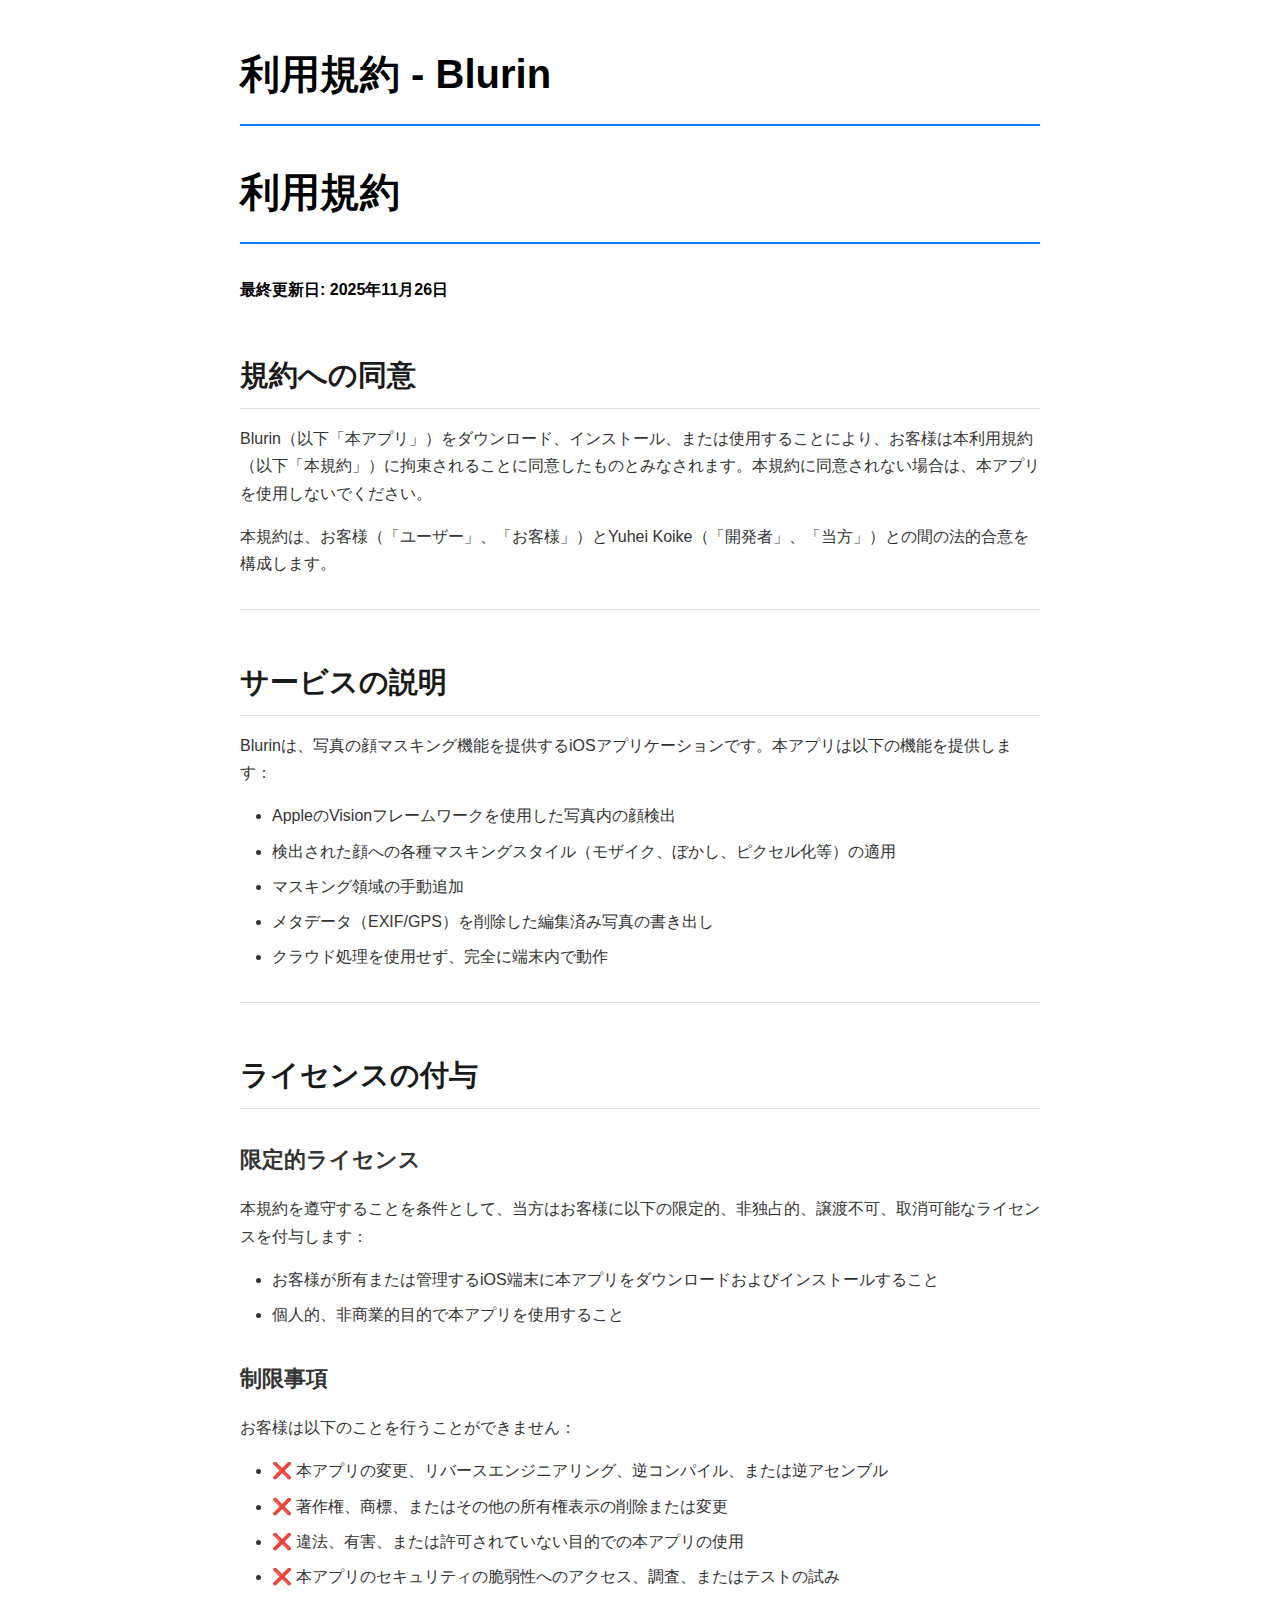
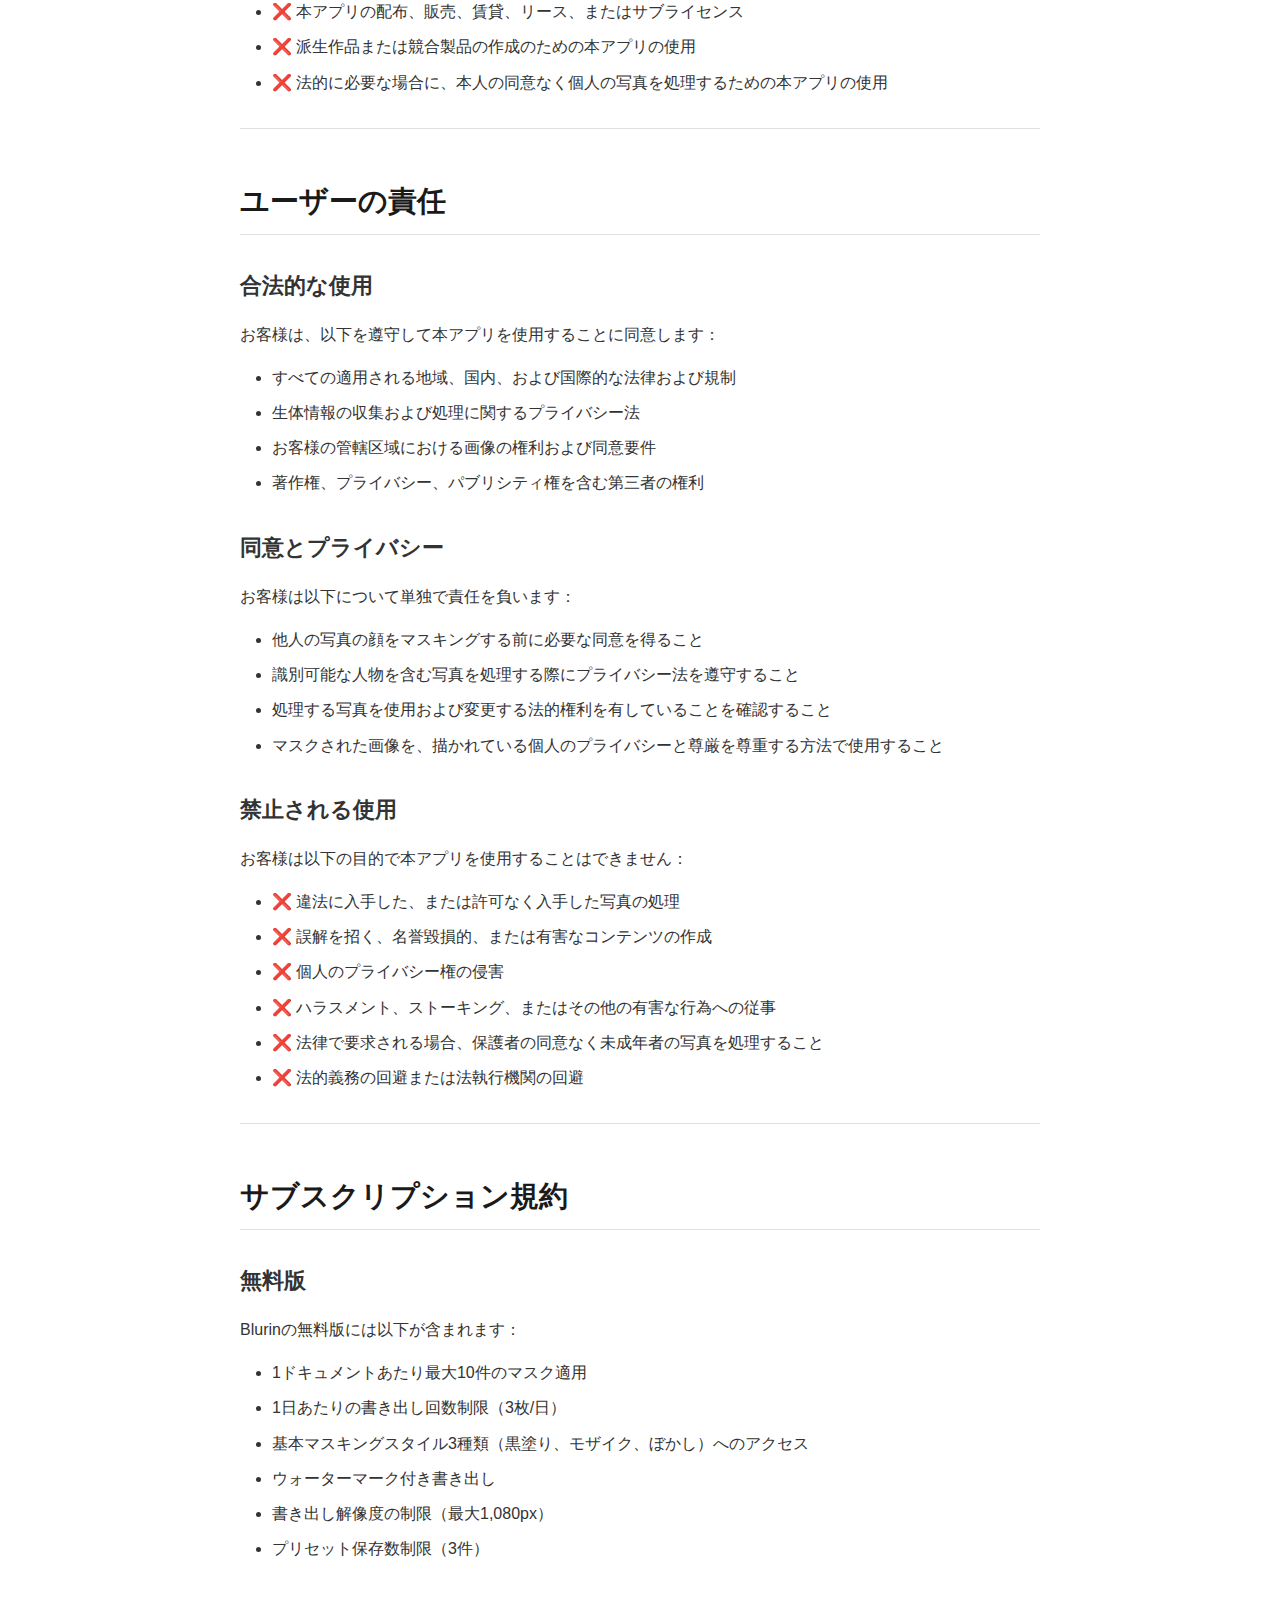
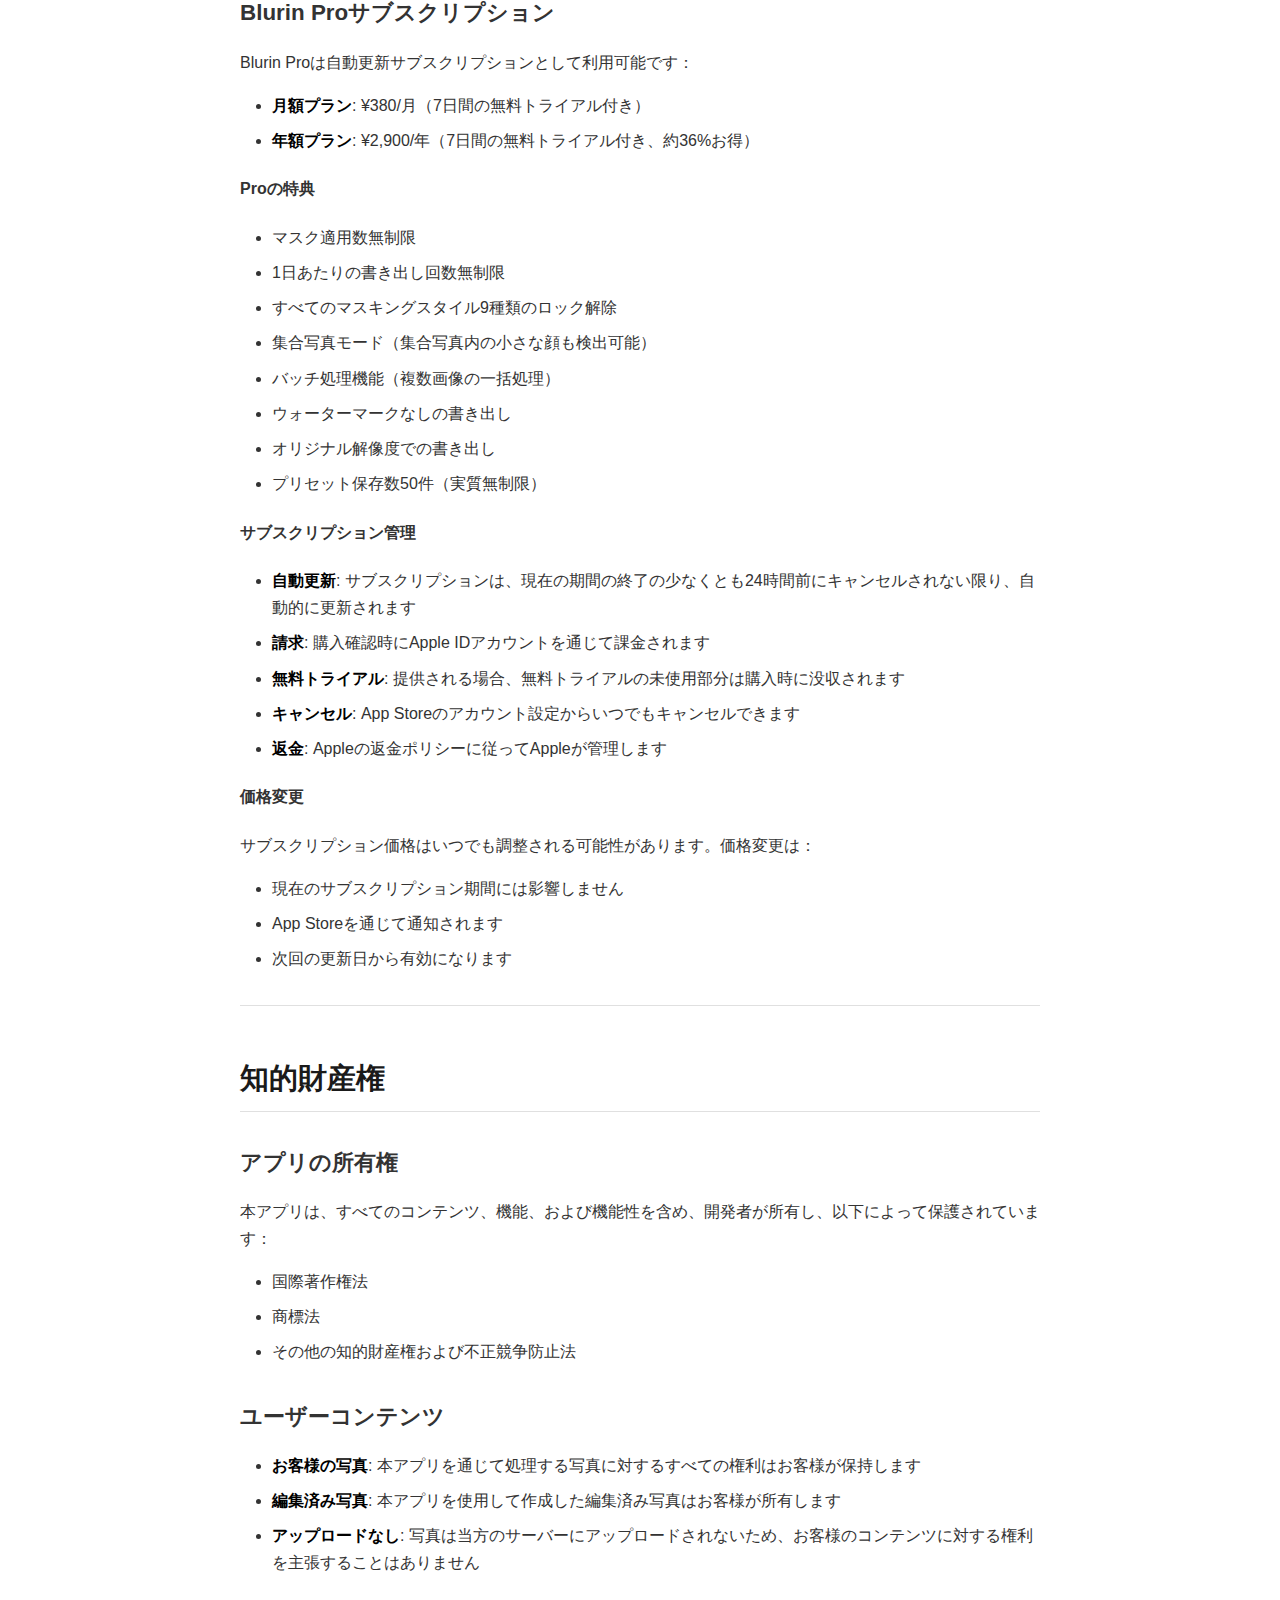
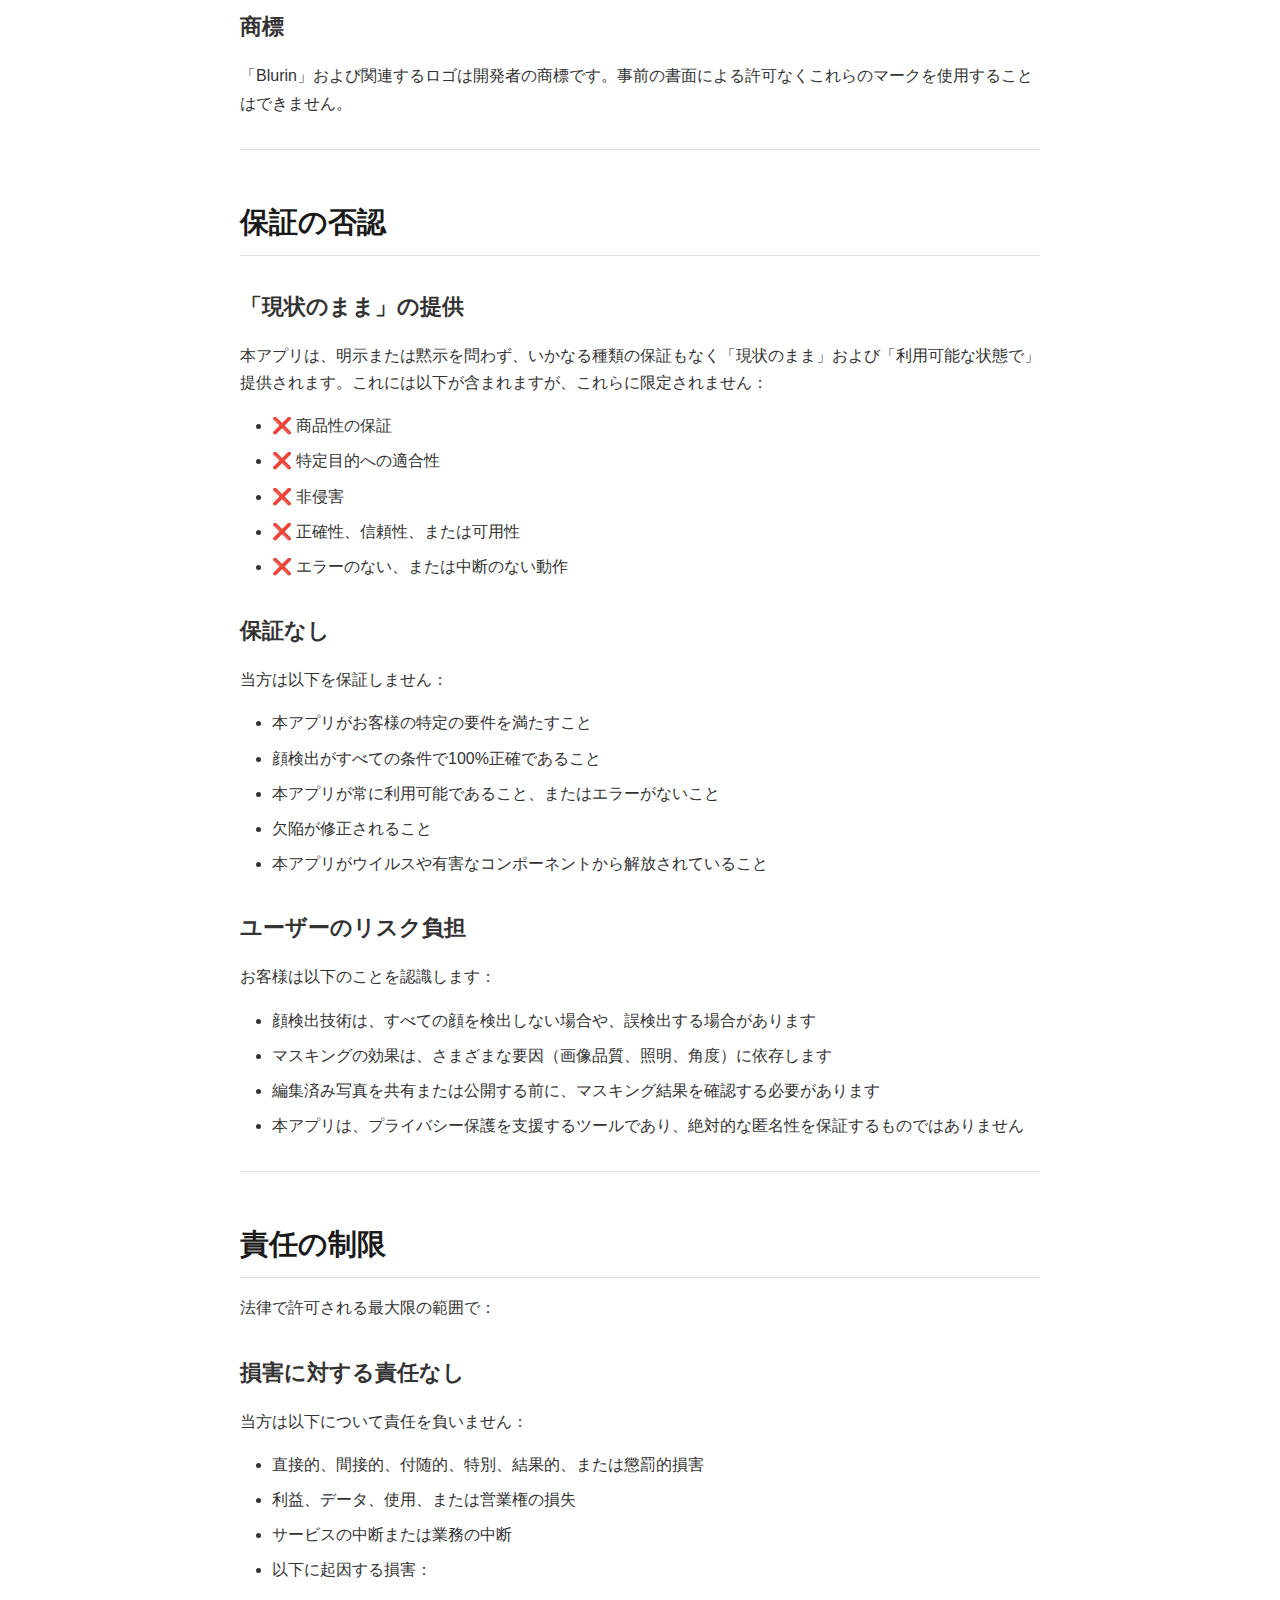
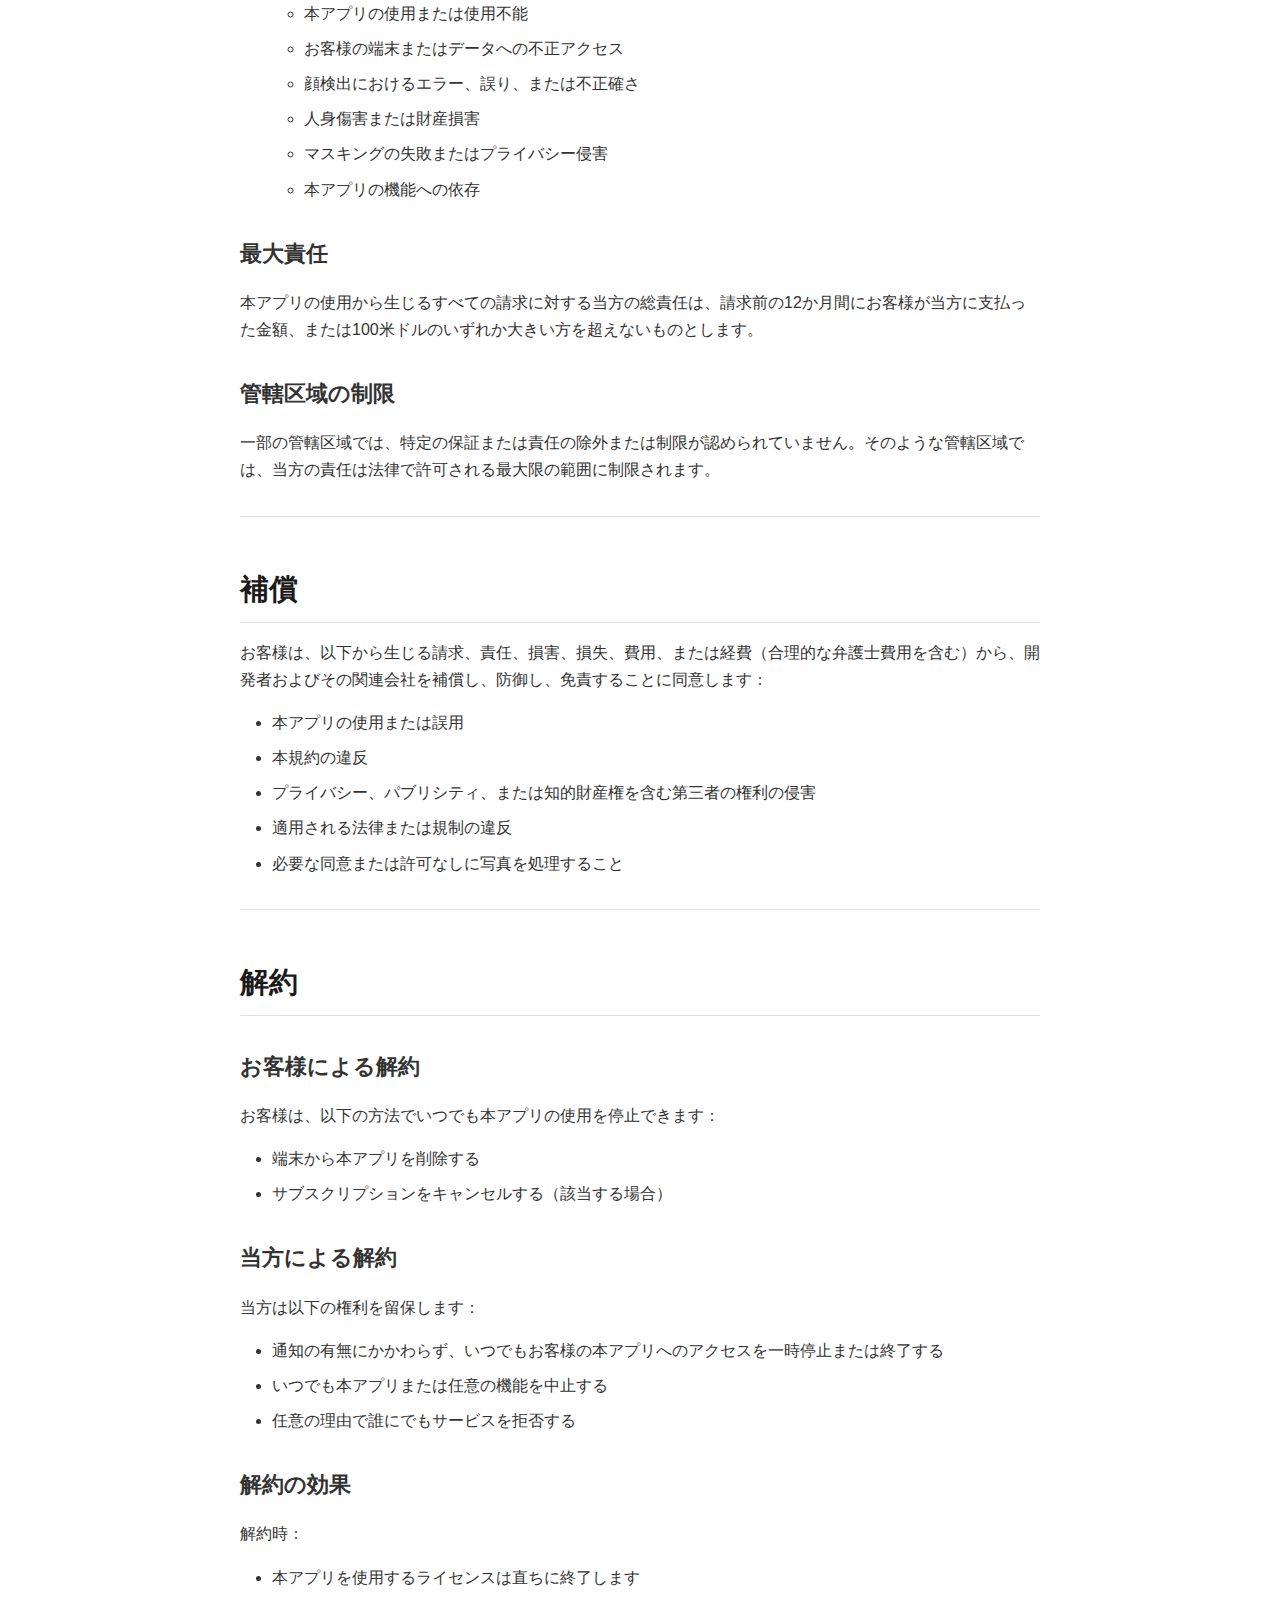
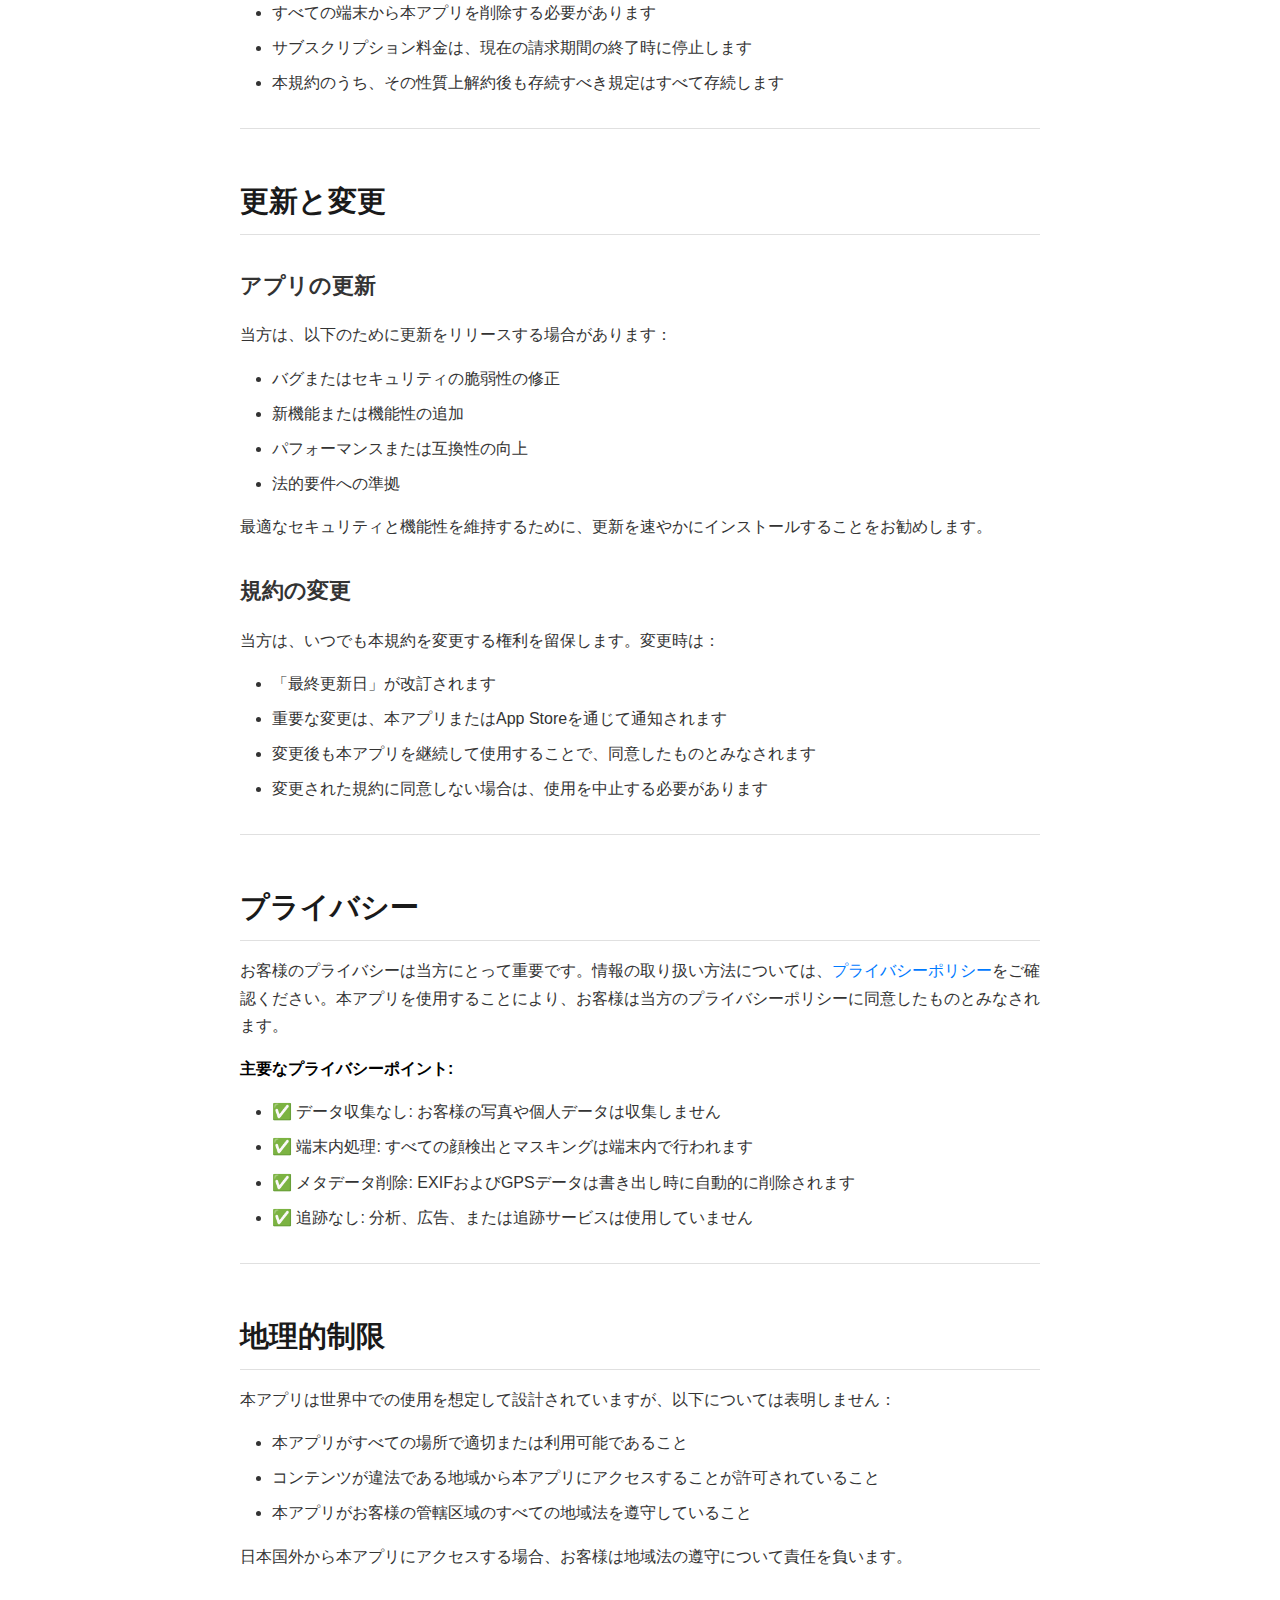
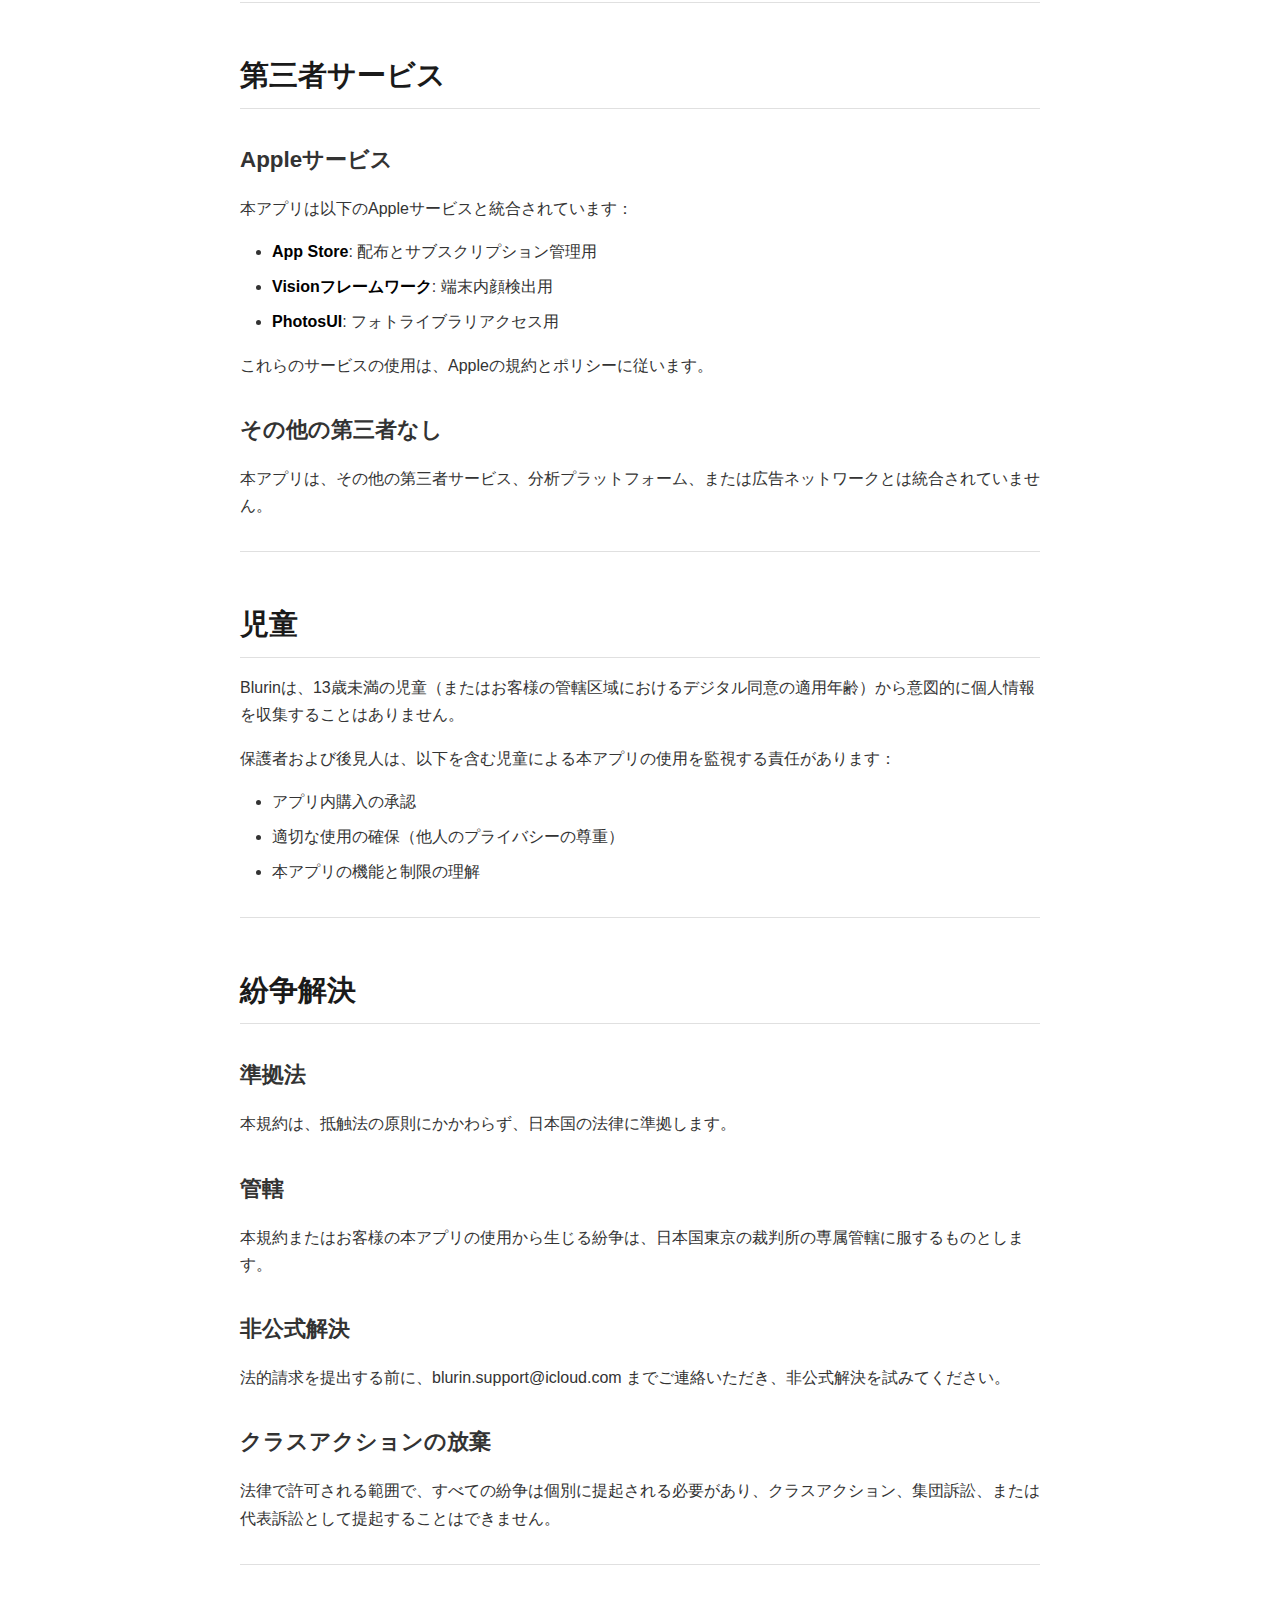
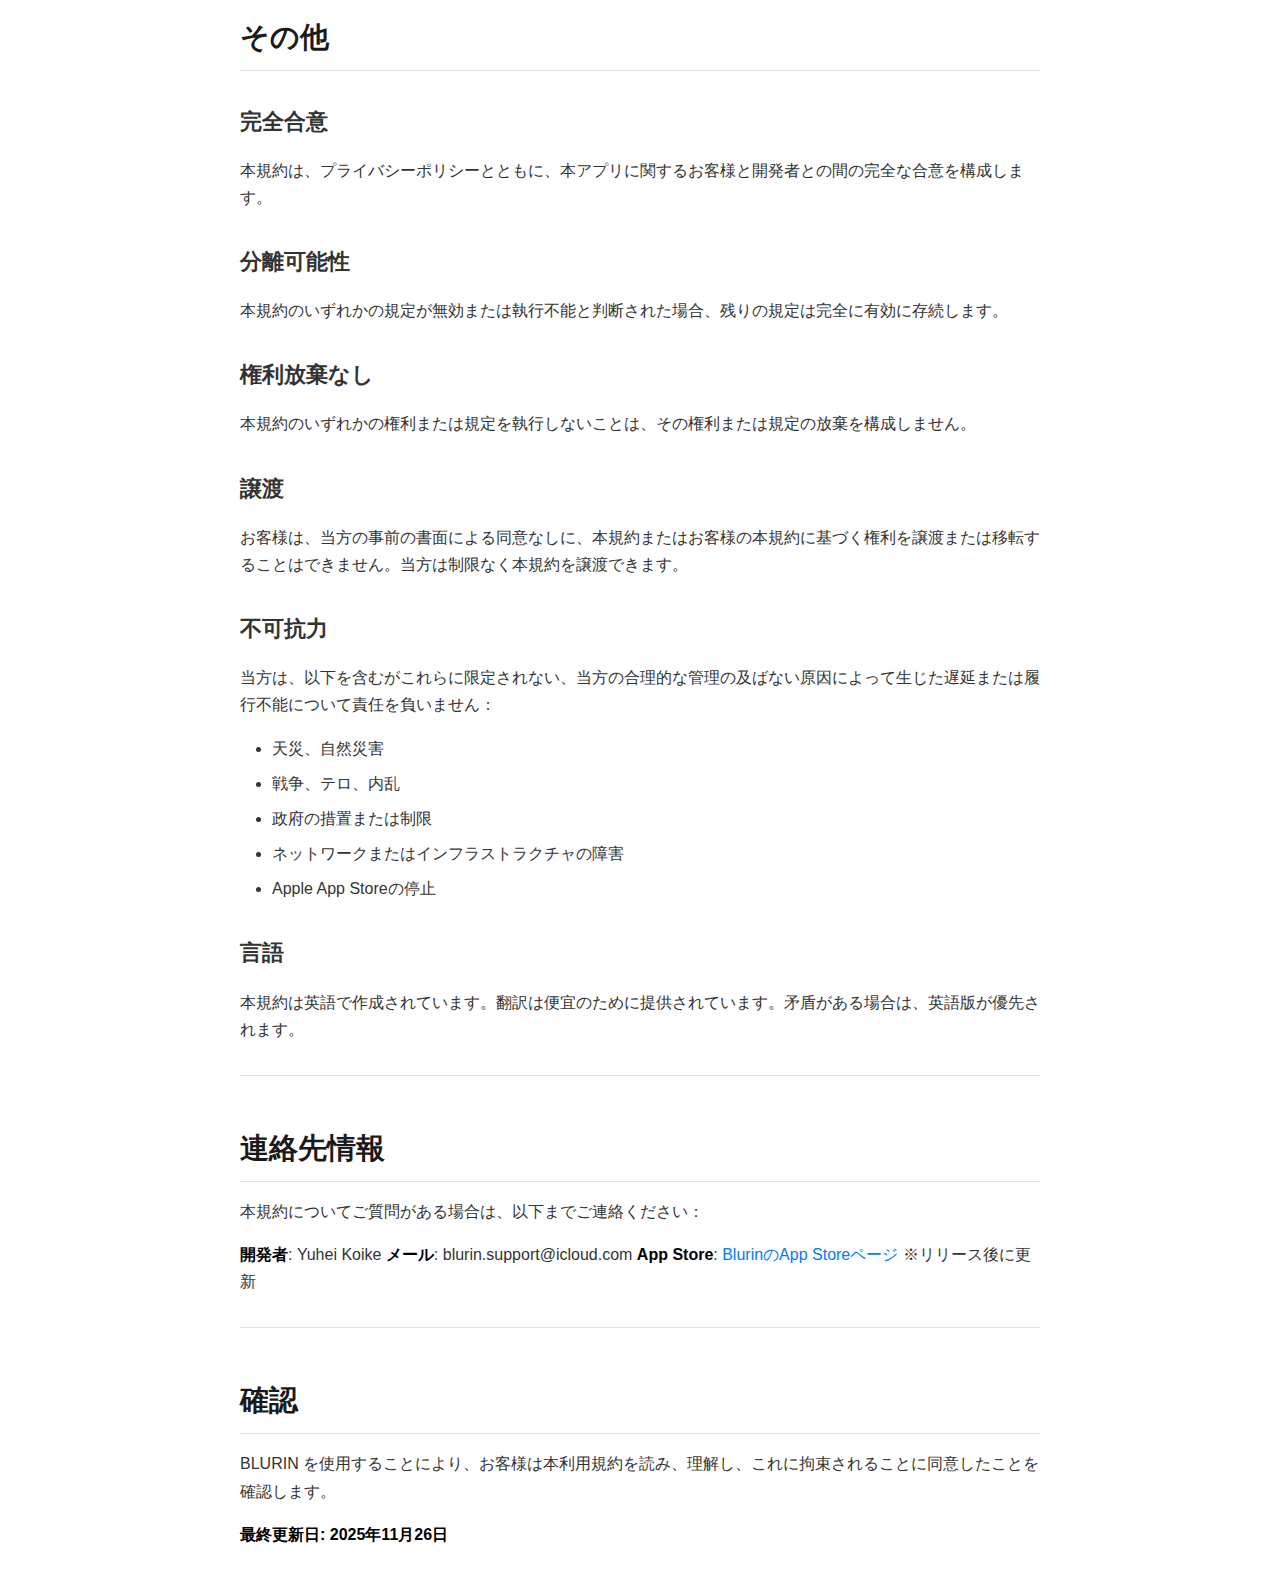
<file: terms-of-use-ja.html>
<!DOCTYPE html>
<html xmlns="http://www.w3.org/1999/xhtml" lang="" xml:lang="">
<head>
  <meta charset="utf-8" />
  <meta name="generator" content="pandoc" />
  <meta name="viewport" content="width=device-width, initial-scale=1.0, user-scalable=yes" />
  <title>利用規約 - Blurin</title>
  <style>
    code{white-space: pre-wrap;}
    span.smallcaps{font-variant: small-caps;}
    div.columns{display: flex; gap: min(4vw, 1.5em);}
    div.column{flex: auto; overflow-x: auto;}
    div.hanging-indent{margin-left: 1.5em; text-indent: -1.5em;}
    /* The extra [class] is a hack that increases specificity enough to
       override a similar rule in reveal.js */
    ul.task-list[class]{list-style: none;}
    ul.task-list li input[type="checkbox"] {
      font-size: inherit;
      width: 0.8em;
      margin: 0 0.8em 0.2em -1.6em;
      vertical-align: middle;
    }
    .display.math{display: block; text-align: center; margin: 0.5rem auto;}
  </style>
  <link rel="stylesheet" href="style.css" />
</head>
<body>
<header id="title-block-header">
<h1 class="title">利用規約 - Blurin</h1>
</header>
<h1 id="利用規約">利用規約</h1>
<p><strong>最終更新日: 2025年11月26日</strong></p>
<h2 id="規約への同意">規約への同意</h2>
<p>Blurin（以下「本アプリ」）をダウンロード、インストール、または使用することにより、お客様は本利用規約（以下「本規約」）に拘束されることに同意したものとみなされます。本規約に同意されない場合は、本アプリを使用しないでください。</p>
<p>本規約は、お客様（「ユーザー」、「お客様」）とYuhei
Koike（「開発者」、「当方」）との間の法的合意を構成します。</p>
<hr />
<h2 id="サービスの説明">サービスの説明</h2>
<p>Blurinは、写真の顔マスキング機能を提供するiOSアプリケーションです。本アプリは以下の機能を提供します：</p>
<ul>
<li>AppleのVisionフレームワークを使用した写真内の顔検出</li>
<li>検出された顔への各種マスキングスタイル（モザイク、ぼかし、ピクセル化等）の適用</li>
<li>マスキング領域の手動追加</li>
<li>メタデータ（EXIF/GPS）を削除した編集済み写真の書き出し</li>
<li>クラウド処理を使用せず、完全に端末内で動作</li>
</ul>
<hr />
<h2 id="ライセンスの付与">ライセンスの付与</h2>
<h3 id="限定的ライセンス">限定的ライセンス</h3>
<p>本規約を遵守することを条件として、当方はお客様に以下の限定的、非独占的、譲渡不可、取消可能なライセンスを付与します：</p>
<ul>
<li>お客様が所有または管理するiOS端末に本アプリをダウンロードおよびインストールすること</li>
<li>個人的、非商業的目的で本アプリを使用すること</li>
</ul>
<h3 id="制限事項">制限事項</h3>
<p>お客様は以下のことを行うことができません：</p>
<ul>
<li>❌
本アプリの変更、リバースエンジニアリング、逆コンパイル、または逆アセンブル</li>
<li>❌ 著作権、商標、またはその他の所有権表示の削除または変更</li>
<li>❌ 違法、有害、または許可されていない目的での本アプリの使用</li>
<li>❌
本アプリのセキュリティの脆弱性へのアクセス、調査、またはテストの試み</li>
<li>❌ 本アプリの配布、販売、賃貸、リース、またはサブライセンス</li>
<li>❌ 派生作品または競合製品の作成のための本アプリの使用</li>
<li>❌
法的に必要な場合に、本人の同意なく個人の写真を処理するための本アプリの使用</li>
</ul>
<hr />
<h2 id="ユーザーの責任">ユーザーの責任</h2>
<h3 id="合法的な使用">合法的な使用</h3>
<p>お客様は、以下を遵守して本アプリを使用することに同意します：</p>
<ul>
<li>すべての適用される地域、国内、および国際的な法律および規制</li>
<li>生体情報の収集および処理に関するプライバシー法</li>
<li>お客様の管轄区域における画像の権利および同意要件</li>
<li>著作権、プライバシー、パブリシティ権を含む第三者の権利</li>
</ul>
<h3 id="同意とプライバシー">同意とプライバシー</h3>
<p>お客様は以下について単独で責任を負います：</p>
<ul>
<li>他人の写真の顔をマスキングする前に必要な同意を得ること</li>
<li>識別可能な人物を含む写真を処理する際にプライバシー法を遵守すること</li>
<li>処理する写真を使用および変更する法的権利を有していることを確認すること</li>
<li>マスクされた画像を、描かれている個人のプライバシーと尊厳を尊重する方法で使用すること</li>
</ul>
<h3 id="禁止される使用">禁止される使用</h3>
<p>お客様は以下の目的で本アプリを使用することはできません：</p>
<ul>
<li>❌ 違法に入手した、または許可なく入手した写真の処理</li>
<li>❌ 誤解を招く、名誉毀損的、または有害なコンテンツの作成</li>
<li>❌ 個人のプライバシー権の侵害</li>
<li>❌ ハラスメント、ストーキング、またはその他の有害な行為への従事</li>
<li>❌
法律で要求される場合、保護者の同意なく未成年者の写真を処理すること</li>
<li>❌ 法的義務の回避または法執行機関の回避</li>
</ul>
<hr />
<h2 id="サブスクリプション規約">サブスクリプション規約</h2>
<h3 id="無料版">無料版</h3>
<p>Blurinの無料版には以下が含まれます：</p>
<ul>
<li>1ドキュメントあたり最大10件のマスク適用</li>
<li>1日あたりの書き出し回数制限（3枚/日）</li>
<li>基本マスキングスタイル3種類（黒塗り、モザイク、ぼかし）へのアクセス</li>
<li>ウォーターマーク付き書き出し</li>
<li>書き出し解像度の制限（最大1,080px）</li>
<li>プリセット保存数制限（3件）</li>
</ul>
<h3 id="blurin-proサブスクリプション">Blurin Proサブスクリプション</h3>
<p>Blurin Proは自動更新サブスクリプションとして利用可能です：</p>
<ul>
<li><strong>月額プラン</strong>:
¥380/月（7日間の無料トライアル付き）</li>
<li><strong>年額プラン</strong>:
¥2,900/年（7日間の無料トライアル付き、約36%お得）</li>
</ul>
<h4 id="proの特典">Proの特典</h4>
<ul>
<li>マスク適用数無制限</li>
<li>1日あたりの書き出し回数無制限</li>
<li>すべてのマスキングスタイル9種類のロック解除</li>
<li>集合写真モード（集合写真内の小さな顔も検出可能）</li>
<li>バッチ処理機能（複数画像の一括処理）</li>
<li>ウォーターマークなしの書き出し</li>
<li>オリジナル解像度での書き出し</li>
<li>プリセット保存数50件（実質無制限）</li>
</ul>
<h4 id="サブスクリプション管理">サブスクリプション管理</h4>
<ul>
<li><strong>自動更新</strong>:
サブスクリプションは、現在の期間の終了の少なくとも24時間前にキャンセルされない限り、自動的に更新されます</li>
<li><strong>請求</strong>: 購入確認時にApple
IDアカウントを通じて課金されます</li>
<li><strong>無料トライアル</strong>:
提供される場合、無料トライアルの未使用部分は購入時に没収されます</li>
<li><strong>キャンセル</strong>: App
Storeのアカウント設定からいつでもキャンセルできます</li>
<li><strong>返金</strong>:
Appleの返金ポリシーに従ってAppleが管理します</li>
</ul>
<h4 id="価格変更">価格変更</h4>
<p>サブスクリプション価格はいつでも調整される可能性があります。価格変更は：</p>
<ul>
<li>現在のサブスクリプション期間には影響しません</li>
<li>App Storeを通じて通知されます</li>
<li>次回の更新日から有効になります</li>
</ul>
<hr />
<h2 id="知的財産権">知的財産権</h2>
<h3 id="アプリの所有権">アプリの所有権</h3>
<p>本アプリは、すべてのコンテンツ、機能、および機能性を含め、開発者が所有し、以下によって保護されています：</p>
<ul>
<li>国際著作権法</li>
<li>商標法</li>
<li>その他の知的財産権および不正競争防止法</li>
</ul>
<h3 id="ユーザーコンテンツ">ユーザーコンテンツ</h3>
<ul>
<li><strong>お客様の写真</strong>:
本アプリを通じて処理する写真に対するすべての権利はお客様が保持します</li>
<li><strong>編集済み写真</strong>:
本アプリを使用して作成した編集済み写真はお客様が所有します</li>
<li><strong>アップロードなし</strong>:
写真は当方のサーバーにアップロードされないため、お客様のコンテンツに対する権利を主張することはありません</li>
</ul>
<h3 id="商標">商標</h3>
<p>「Blurin」および関連するロゴは開発者の商標です。事前の書面による許可なくこれらのマークを使用することはできません。</p>
<hr />
<h2 id="保証の否認">保証の否認</h2>
<h3 id="現状のままの提供">「現状のまま」の提供</h3>
<p>本アプリは、明示または黙示を問わず、いかなる種類の保証もなく「現状のまま」および「利用可能な状態で」提供されます。これには以下が含まれますが、これらに限定されません：</p>
<ul>
<li>❌ 商品性の保証</li>
<li>❌ 特定目的への適合性</li>
<li>❌ 非侵害</li>
<li>❌ 正確性、信頼性、または可用性</li>
<li>❌ エラーのない、または中断のない動作</li>
</ul>
<h3 id="保証なし">保証なし</h3>
<p>当方は以下を保証しません：</p>
<ul>
<li>本アプリがお客様の特定の要件を満たすこと</li>
<li>顔検出がすべての条件で100%正確であること</li>
<li>本アプリが常に利用可能であること、またはエラーがないこと</li>
<li>欠陥が修正されること</li>
<li>本アプリがウイルスや有害なコンポーネントから解放されていること</li>
</ul>
<h3 id="ユーザーのリスク負担">ユーザーのリスク負担</h3>
<p>お客様は以下のことを認識します：</p>
<ul>
<li>顔検出技術は、すべての顔を検出しない場合や、誤検出する場合があります</li>
<li>マスキングの効果は、さまざまな要因（画像品質、照明、角度）に依存します</li>
<li>編集済み写真を共有または公開する前に、マスキング結果を確認する必要があります</li>
<li>本アプリは、プライバシー保護を支援するツールであり、絶対的な匿名性を保証するものではありません</li>
</ul>
<hr />
<h2 id="責任の制限">責任の制限</h2>
<p>法律で許可される最大限の範囲で：</p>
<h3 id="損害に対する責任なし">損害に対する責任なし</h3>
<p>当方は以下について責任を負いません：</p>
<ul>
<li>直接的、間接的、付随的、特別、結果的、または懲罰的損害</li>
<li>利益、データ、使用、または営業権の損失</li>
<li>サービスの中断または業務の中断</li>
<li>以下に起因する損害：
<ul>
<li>本アプリの使用または使用不能</li>
<li>お客様の端末またはデータへの不正アクセス</li>
<li>顔検出におけるエラー、誤り、または不正確さ</li>
<li>人身傷害または財産損害</li>
<li>マスキングの失敗またはプライバシー侵害</li>
<li>本アプリの機能への依存</li>
</ul></li>
</ul>
<h3 id="最大責任">最大責任</h3>
<p>本アプリの使用から生じるすべての請求に対する当方の総責任は、請求前の12か月間にお客様が当方に支払った金額、または100米ドルのいずれか大きい方を超えないものとします。</p>
<h3 id="管轄区域の制限">管轄区域の制限</h3>
<p>一部の管轄区域では、特定の保証または責任の除外または制限が認められていません。そのような管轄区域では、当方の責任は法律で許可される最大限の範囲に制限されます。</p>
<hr />
<h2 id="補償">補償</h2>
<p>お客様は、以下から生じる請求、責任、損害、損失、費用、または経費（合理的な弁護士費用を含む）から、開発者およびその関連会社を補償し、防御し、免責することに同意します：</p>
<ul>
<li>本アプリの使用または誤用</li>
<li>本規約の違反</li>
<li>プライバシー、パブリシティ、または知的財産権を含む第三者の権利の侵害</li>
<li>適用される法律または規制の違反</li>
<li>必要な同意または許可なしに写真を処理すること</li>
</ul>
<hr />
<h2 id="解約">解約</h2>
<h3 id="お客様による解約">お客様による解約</h3>
<p>お客様は、以下の方法でいつでも本アプリの使用を停止できます：</p>
<ul>
<li>端末から本アプリを削除する</li>
<li>サブスクリプションをキャンセルする（該当する場合）</li>
</ul>
<h3 id="当方による解約">当方による解約</h3>
<p>当方は以下の権利を留保します：</p>
<ul>
<li>通知の有無にかかわらず、いつでもお客様の本アプリへのアクセスを一時停止または終了する</li>
<li>いつでも本アプリまたは任意の機能を中止する</li>
<li>任意の理由で誰にでもサービスを拒否する</li>
</ul>
<h3 id="解約の効果">解約の効果</h3>
<p>解約時：</p>
<ul>
<li>本アプリを使用するライセンスは直ちに終了します</li>
<li>すべての端末から本アプリを削除する必要があります</li>
<li>サブスクリプション料金は、現在の請求期間の終了時に停止します</li>
<li>本規約のうち、その性質上解約後も存続すべき規定はすべて存続します</li>
</ul>
<hr />
<h2 id="更新と変更">更新と変更</h2>
<h3 id="アプリの更新">アプリの更新</h3>
<p>当方は、以下のために更新をリリースする場合があります：</p>
<ul>
<li>バグまたはセキュリティの脆弱性の修正</li>
<li>新機能または機能性の追加</li>
<li>パフォーマンスまたは互換性の向上</li>
<li>法的要件への準拠</li>
</ul>
<p>最適なセキュリティと機能性を維持するために、更新を速やかにインストールすることをお勧めします。</p>
<h3 id="規約の変更">規約の変更</h3>
<p>当方は、いつでも本規約を変更する権利を留保します。変更時は：</p>
<ul>
<li>「最終更新日」が改訂されます</li>
<li>重要な変更は、本アプリまたはApp Storeを通じて通知されます</li>
<li>変更後も本アプリを継続して使用することで、同意したものとみなされます</li>
<li>変更された規約に同意しない場合は、使用を中止する必要があります</li>
</ul>
<hr />
<h2 id="プライバシー">プライバシー</h2>
<p>お客様のプライバシーは当方にとって重要です。情報の取り扱い方法については、<a
href="./privacy-policy-ja.md">プライバシーポリシー</a>をご確認ください。本アプリを使用することにより、お客様は当方のプライバシーポリシーに同意したものとみなされます。</p>
<p><strong>主要なプライバシーポイント:</strong></p>
<ul>
<li>✅ データ収集なし: お客様の写真や個人データは収集しません</li>
<li>✅ 端末内処理: すべての顔検出とマスキングは端末内で行われます</li>
<li>✅ メタデータ削除:
EXIFおよびGPSデータは書き出し時に自動的に削除されます</li>
<li>✅ 追跡なし: 分析、広告、または追跡サービスは使用していません</li>
</ul>
<hr />
<h2 id="地理的制限">地理的制限</h2>
<p>本アプリは世界中での使用を想定して設計されていますが、以下については表明しません：</p>
<ul>
<li>本アプリがすべての場所で適切または利用可能であること</li>
<li>コンテンツが違法である地域から本アプリにアクセスすることが許可されていること</li>
<li>本アプリがお客様の管轄区域のすべての地域法を遵守していること</li>
</ul>
<p>日本国外から本アプリにアクセスする場合、お客様は地域法の遵守について責任を負います。</p>
<hr />
<h2 id="第三者サービス">第三者サービス</h2>
<h3 id="appleサービス">Appleサービス</h3>
<p>本アプリは以下のAppleサービスと統合されています：</p>
<ul>
<li><strong>App Store</strong>: 配布とサブスクリプション管理用</li>
<li><strong>Visionフレームワーク</strong>: 端末内顔検出用</li>
<li><strong>PhotosUI</strong>: フォトライブラリアクセス用</li>
</ul>
<p>これらのサービスの使用は、Appleの規約とポリシーに従います。</p>
<h3 id="その他の第三者なし">その他の第三者なし</h3>
<p>本アプリは、その他の第三者サービス、分析プラットフォーム、または広告ネットワークとは統合されていません。</p>
<hr />
<h2 id="児童">児童</h2>
<p>Blurinは、13歳未満の児童（またはお客様の管轄区域におけるデジタル同意の適用年齢）から意図的に個人情報を収集することはありません。</p>
<p>保護者および後見人は、以下を含む児童による本アプリの使用を監視する責任があります：</p>
<ul>
<li>アプリ内購入の承認</li>
<li>適切な使用の確保（他人のプライバシーの尊重）</li>
<li>本アプリの機能と制限の理解</li>
</ul>
<hr />
<h2 id="紛争解決">紛争解決</h2>
<h3 id="準拠法">準拠法</h3>
<p>本規約は、抵触法の原則にかかわらず、日本国の法律に準拠します。</p>
<h3 id="管轄">管轄</h3>
<p>本規約またはお客様の本アプリの使用から生じる紛争は、日本国東京の裁判所の専属管轄に服するものとします。</p>
<h3 id="非公式解決">非公式解決</h3>
<p>法的請求を提出する前に、blurin.support@icloud.com
までご連絡いただき、非公式解決を試みてください。</p>
<h3 id="クラスアクションの放棄">クラスアクションの放棄</h3>
<p>法律で許可される範囲で、すべての紛争は個別に提起される必要があり、クラスアクション、集団訴訟、または代表訴訟として提起することはできません。</p>
<hr />
<h2 id="その他">その他</h2>
<h3 id="完全合意">完全合意</h3>
<p>本規約は、プライバシーポリシーとともに、本アプリに関するお客様と開発者との間の完全な合意を構成します。</p>
<h3 id="分離可能性">分離可能性</h3>
<p>本規約のいずれかの規定が無効または執行不能と判断された場合、残りの規定は完全に有効に存続します。</p>
<h3 id="権利放棄なし">権利放棄なし</h3>
<p>本規約のいずれかの権利または規定を執行しないことは、その権利または規定の放棄を構成しません。</p>
<h3 id="譲渡">譲渡</h3>
<p>お客様は、当方の事前の書面による同意なしに、本規約またはお客様の本規約に基づく権利を譲渡または移転することはできません。当方は制限なく本規約を譲渡できます。</p>
<h3 id="不可抗力">不可抗力</h3>
<p>当方は、以下を含むがこれらに限定されない、当方の合理的な管理の及ばない原因によって生じた遅延または履行不能について責任を負いません：</p>
<ul>
<li>天災、自然災害</li>
<li>戦争、テロ、内乱</li>
<li>政府の措置または制限</li>
<li>ネットワークまたはインフラストラクチャの障害</li>
<li>Apple App Storeの停止</li>
</ul>
<h3 id="言語">言語</h3>
<p>本規約は英語で作成されています。翻訳は便宜のために提供されています。矛盾がある場合は、英語版が優先されます。</p>
<hr />
<h2 id="連絡先情報">連絡先情報</h2>
<p>本規約についてご質問がある場合は、以下までご連絡ください：</p>
<p><strong>開発者</strong>: Yuhei Koike <strong>メール</strong>:
blurin.support@icloud.com <strong>App Store</strong>: <a
href="https://apps.apple.com/app/blurin">BlurinのApp Storeページ</a>
※リリース後に更新</p>
<hr />
<h2 id="確認">確認</h2>
<p>BLURIN
を使用することにより、お客様は本利用規約を読み、理解し、これに拘束されることに同意したことを確認します。</p>
<p><strong>最終更新日: 2025年11月26日</strong></p>
</body>
</html>
</file>
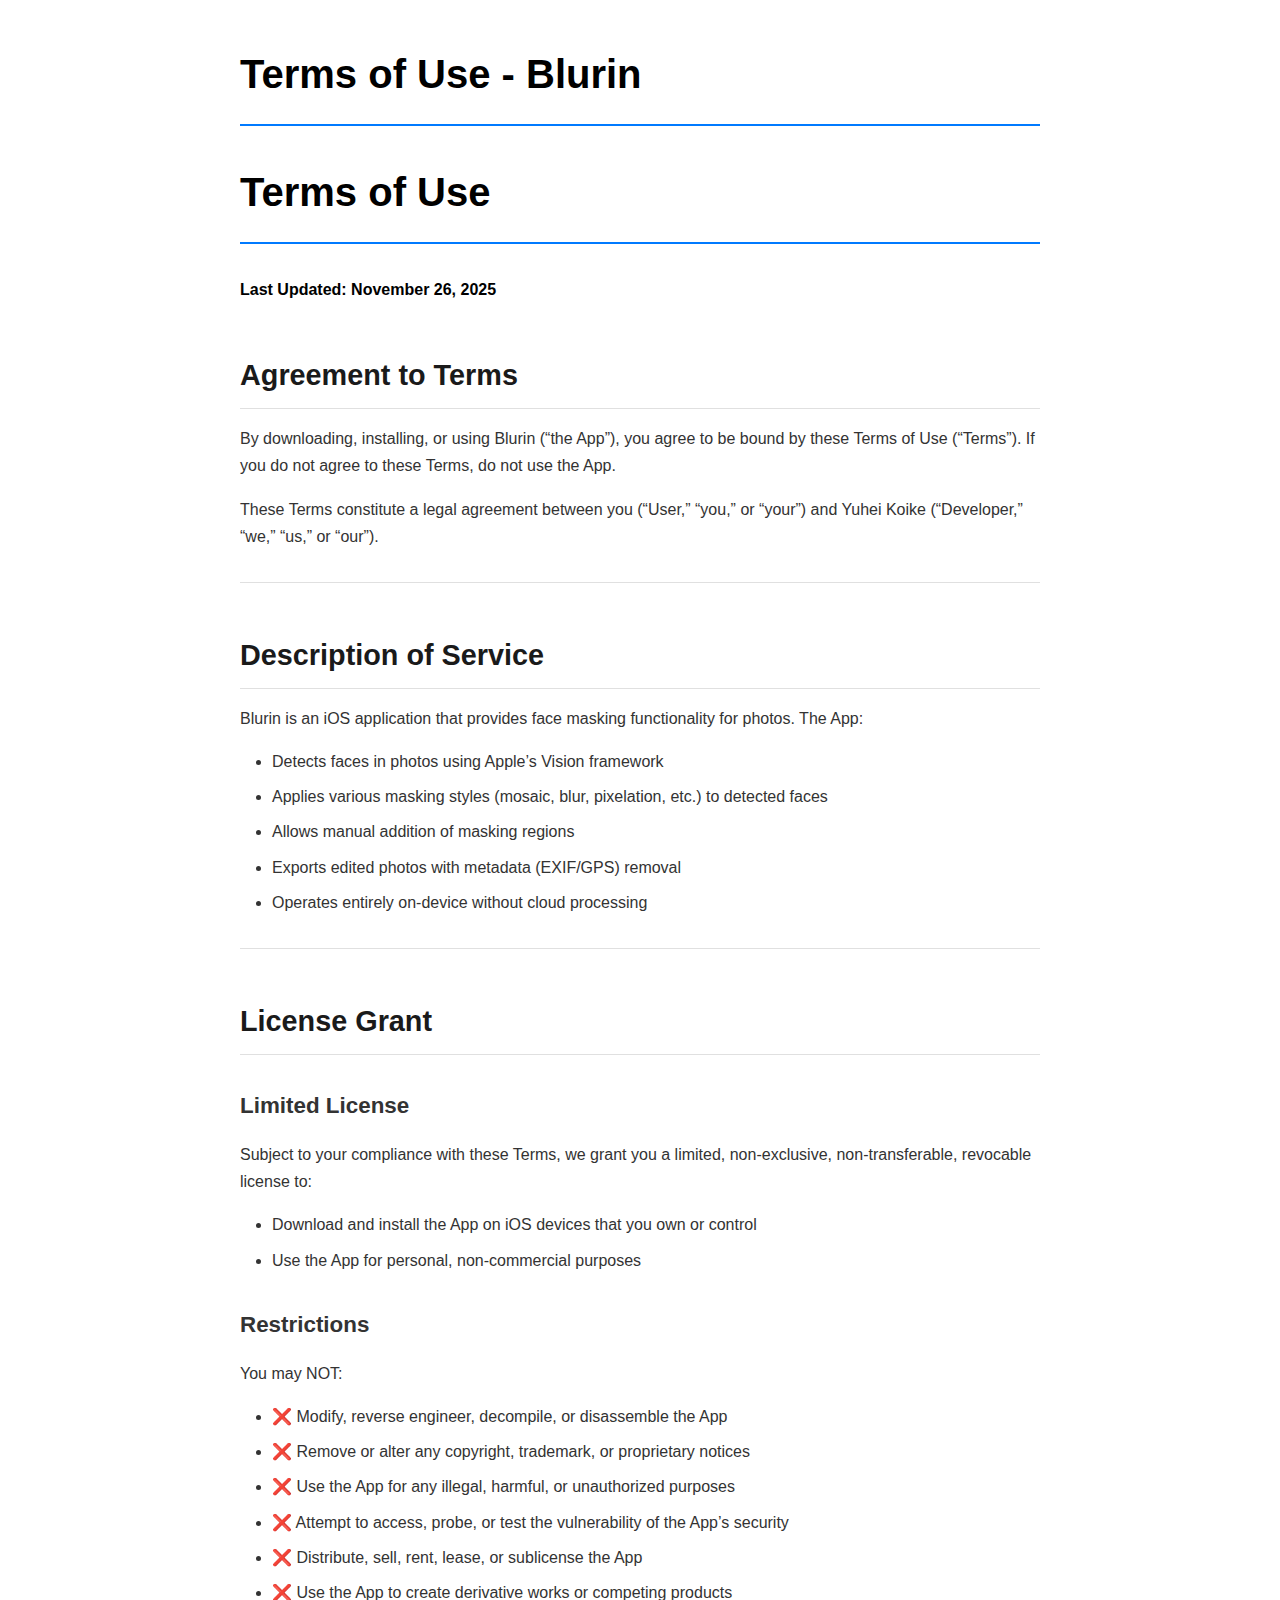
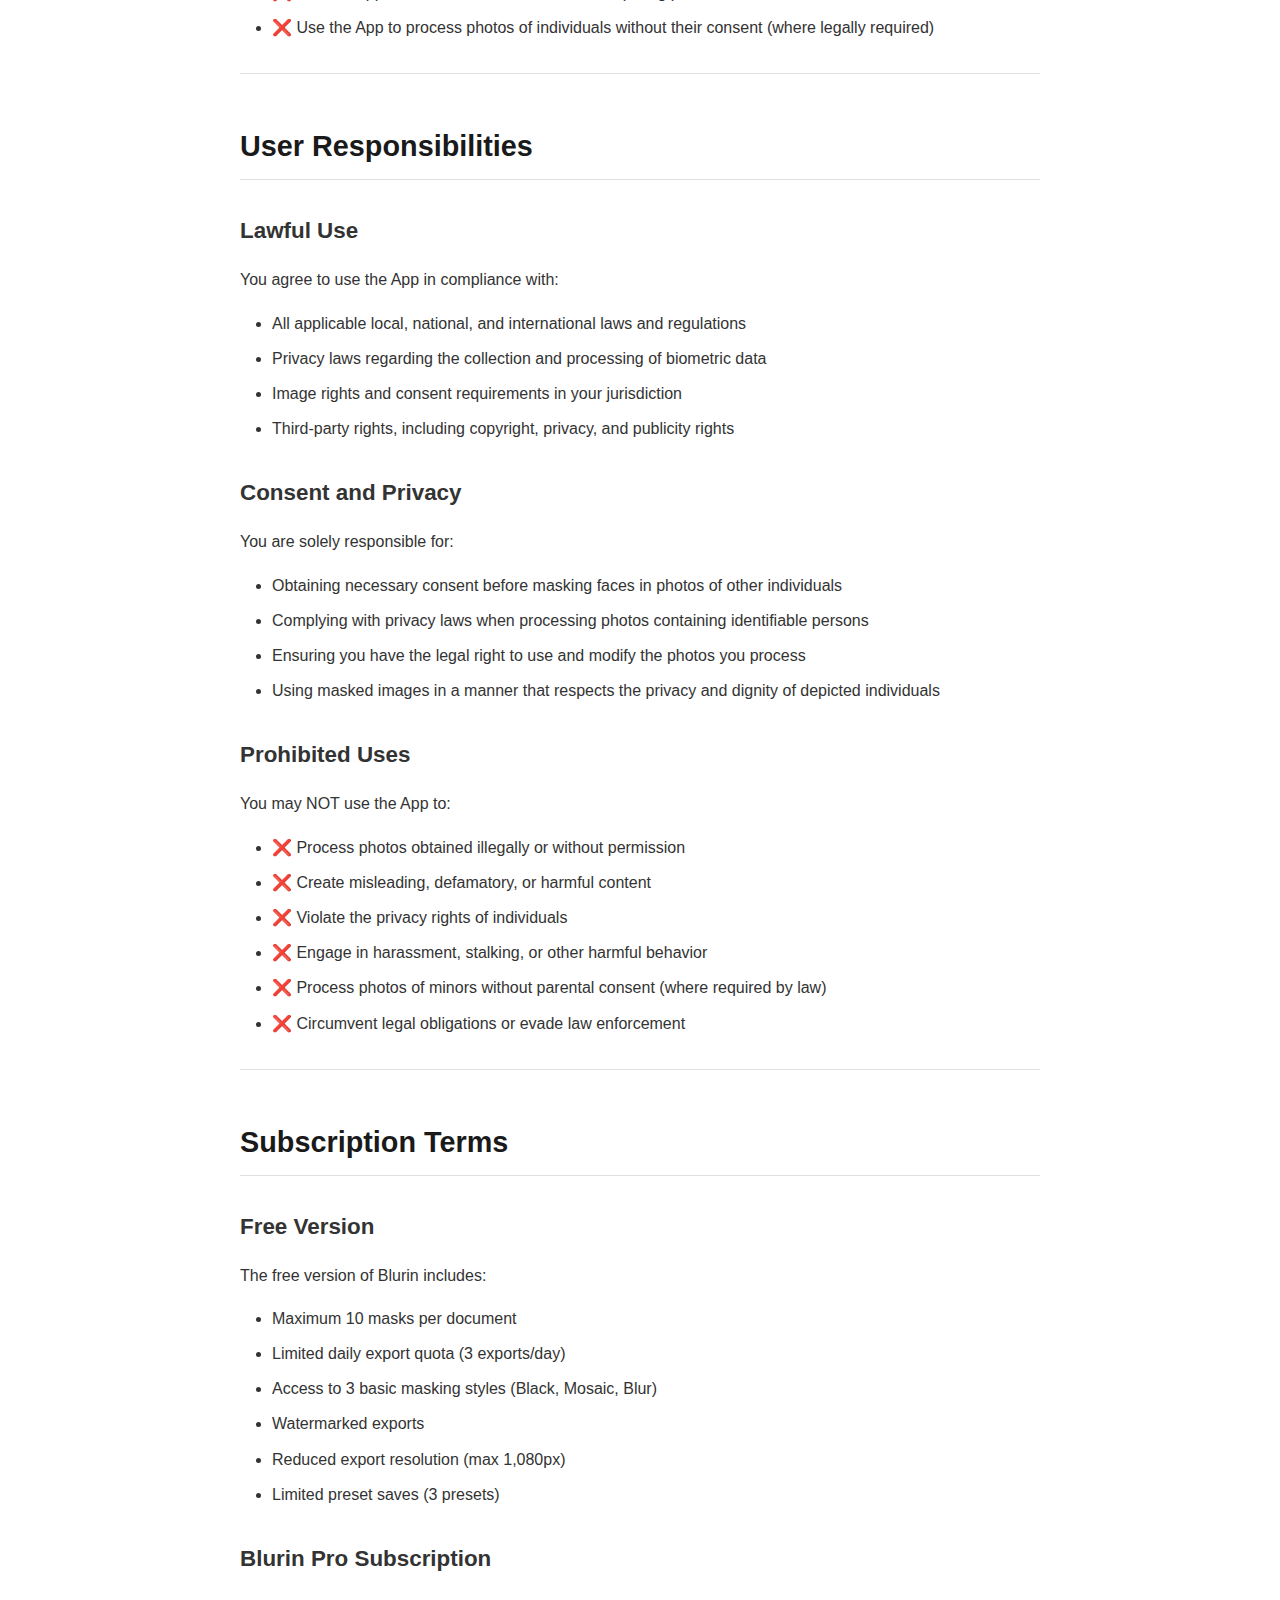
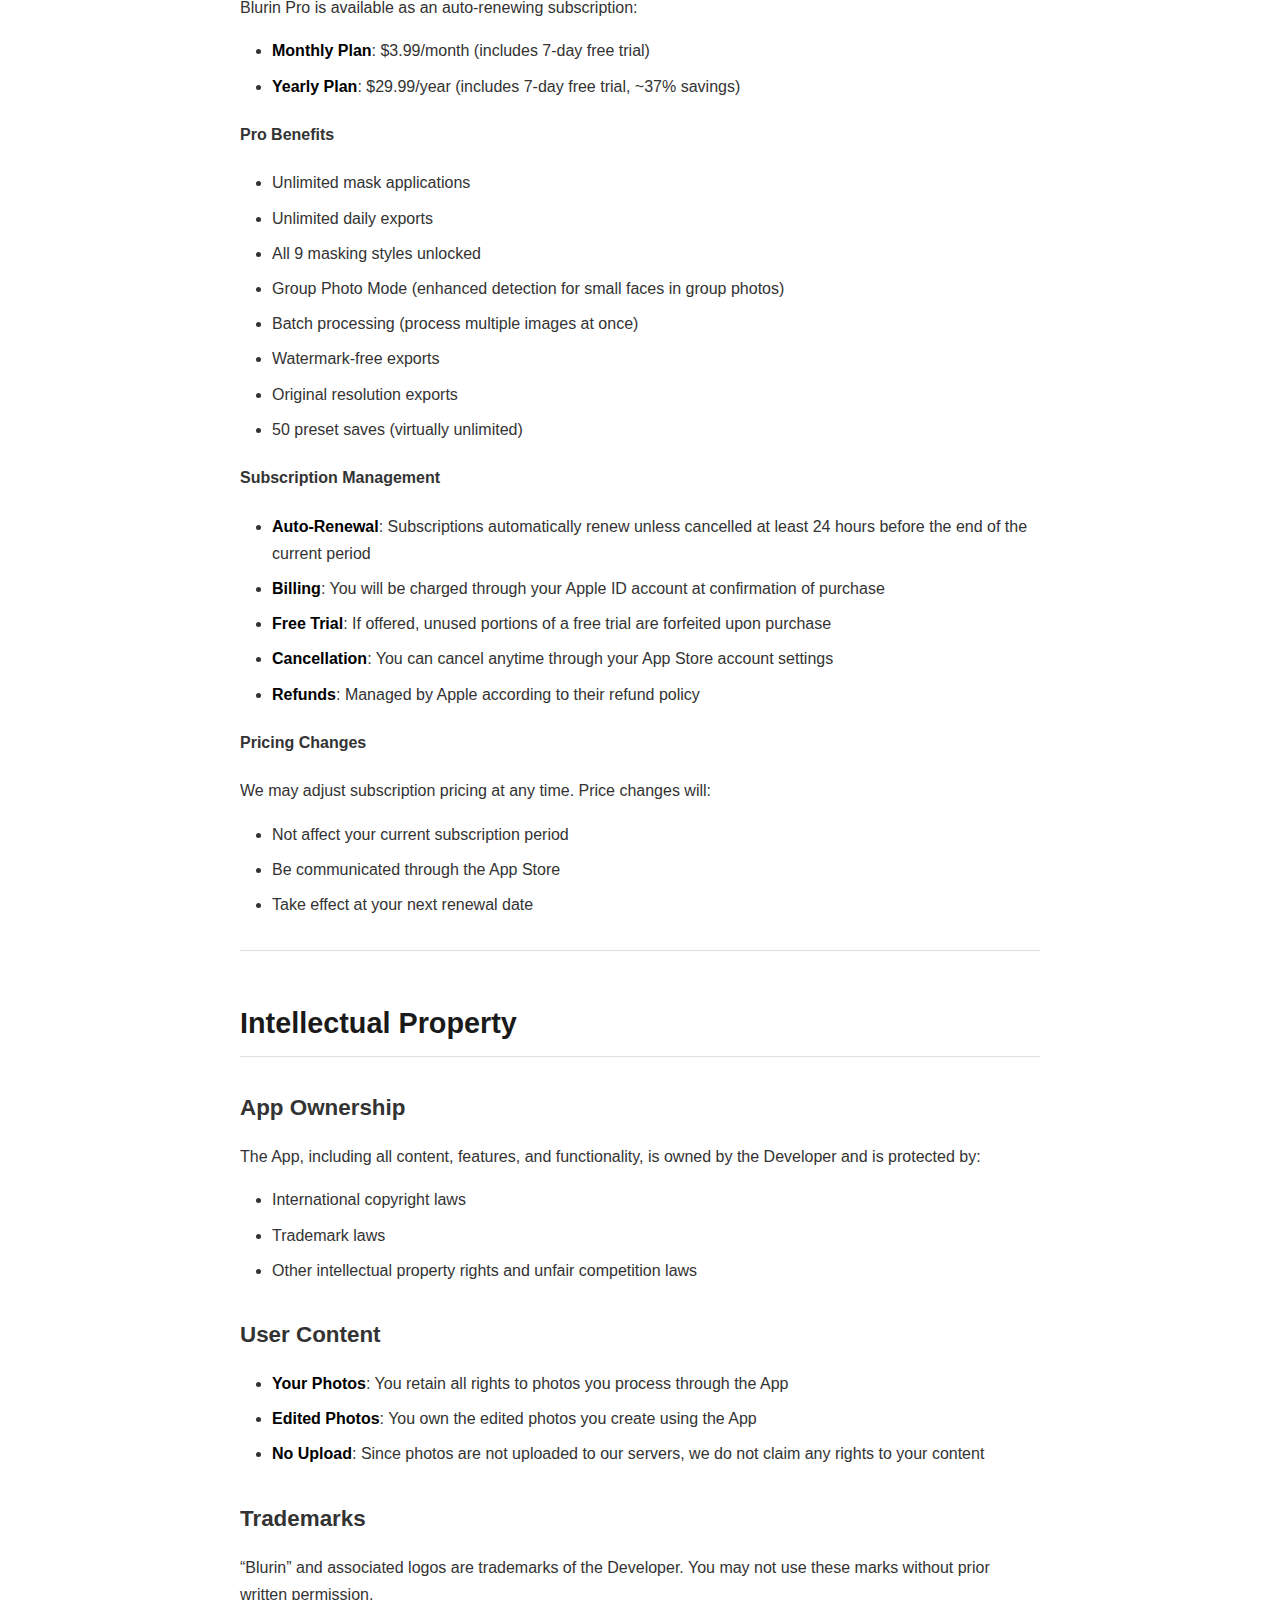
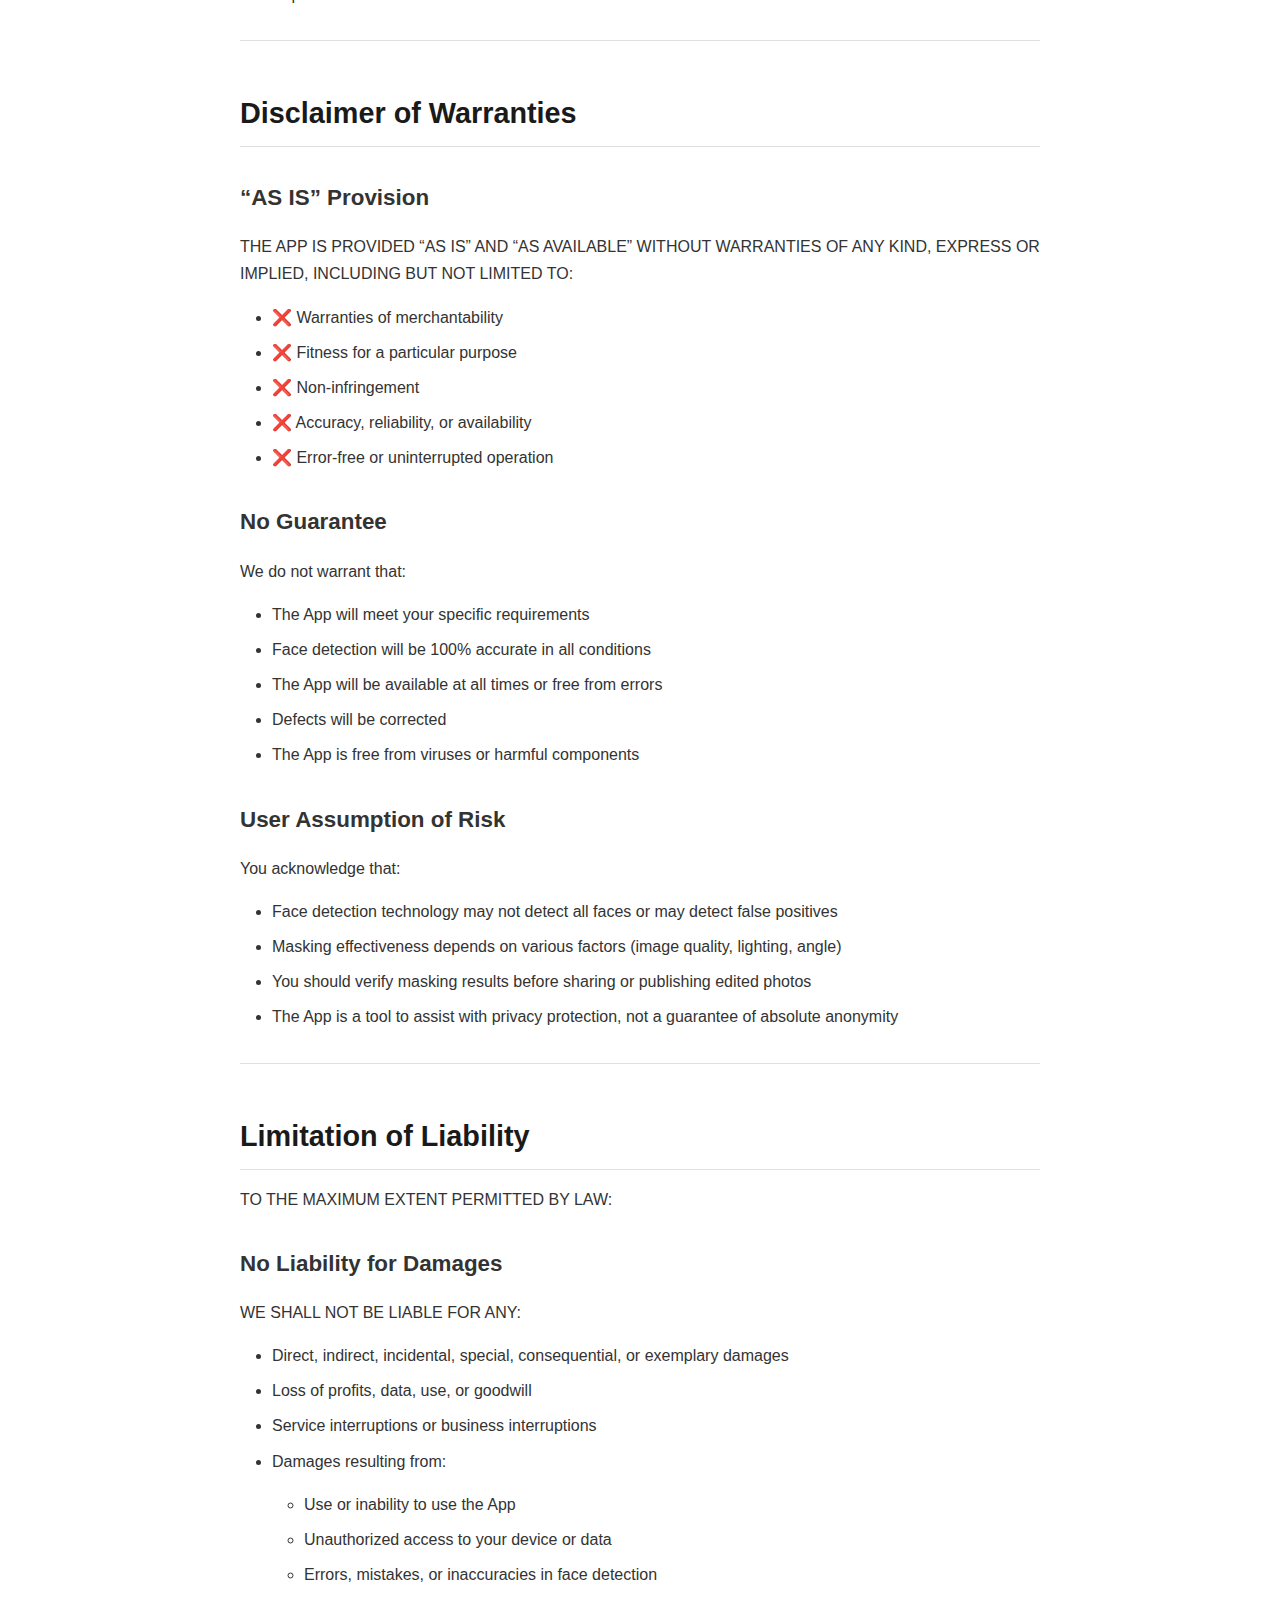
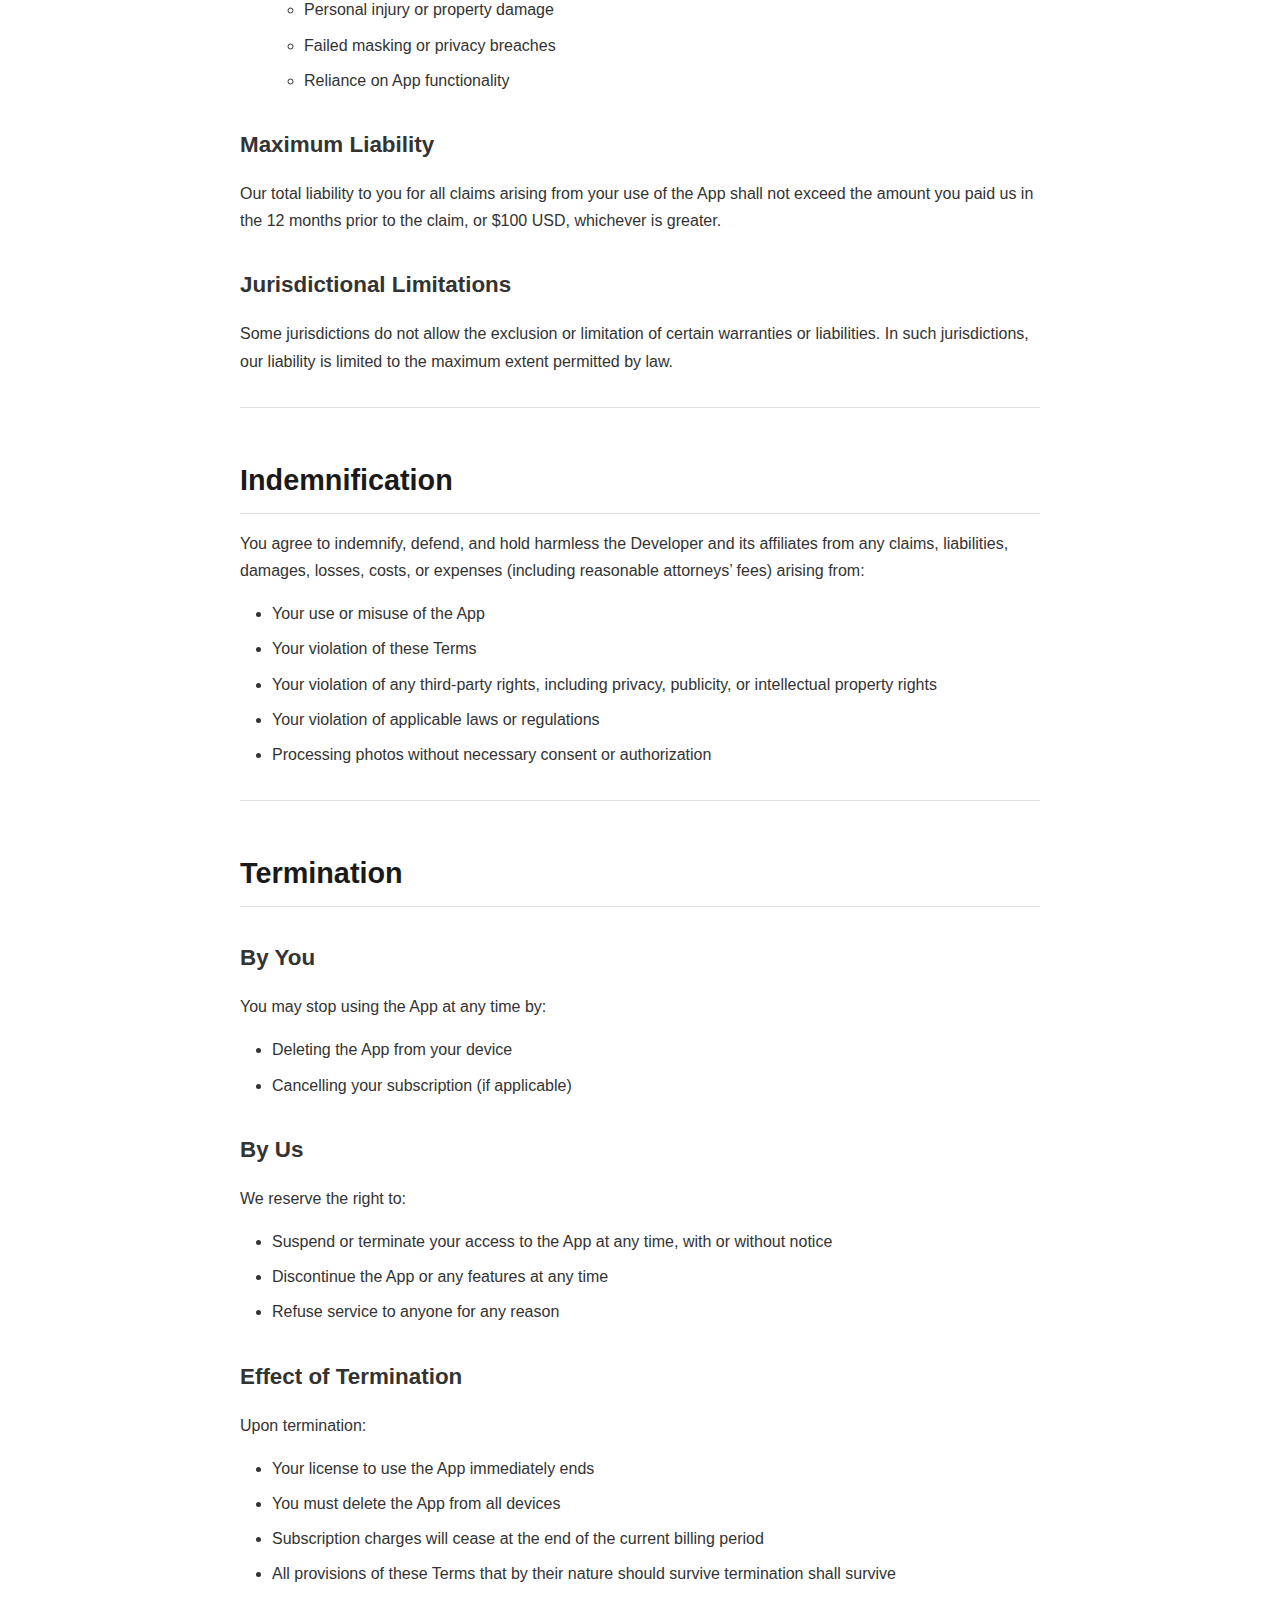
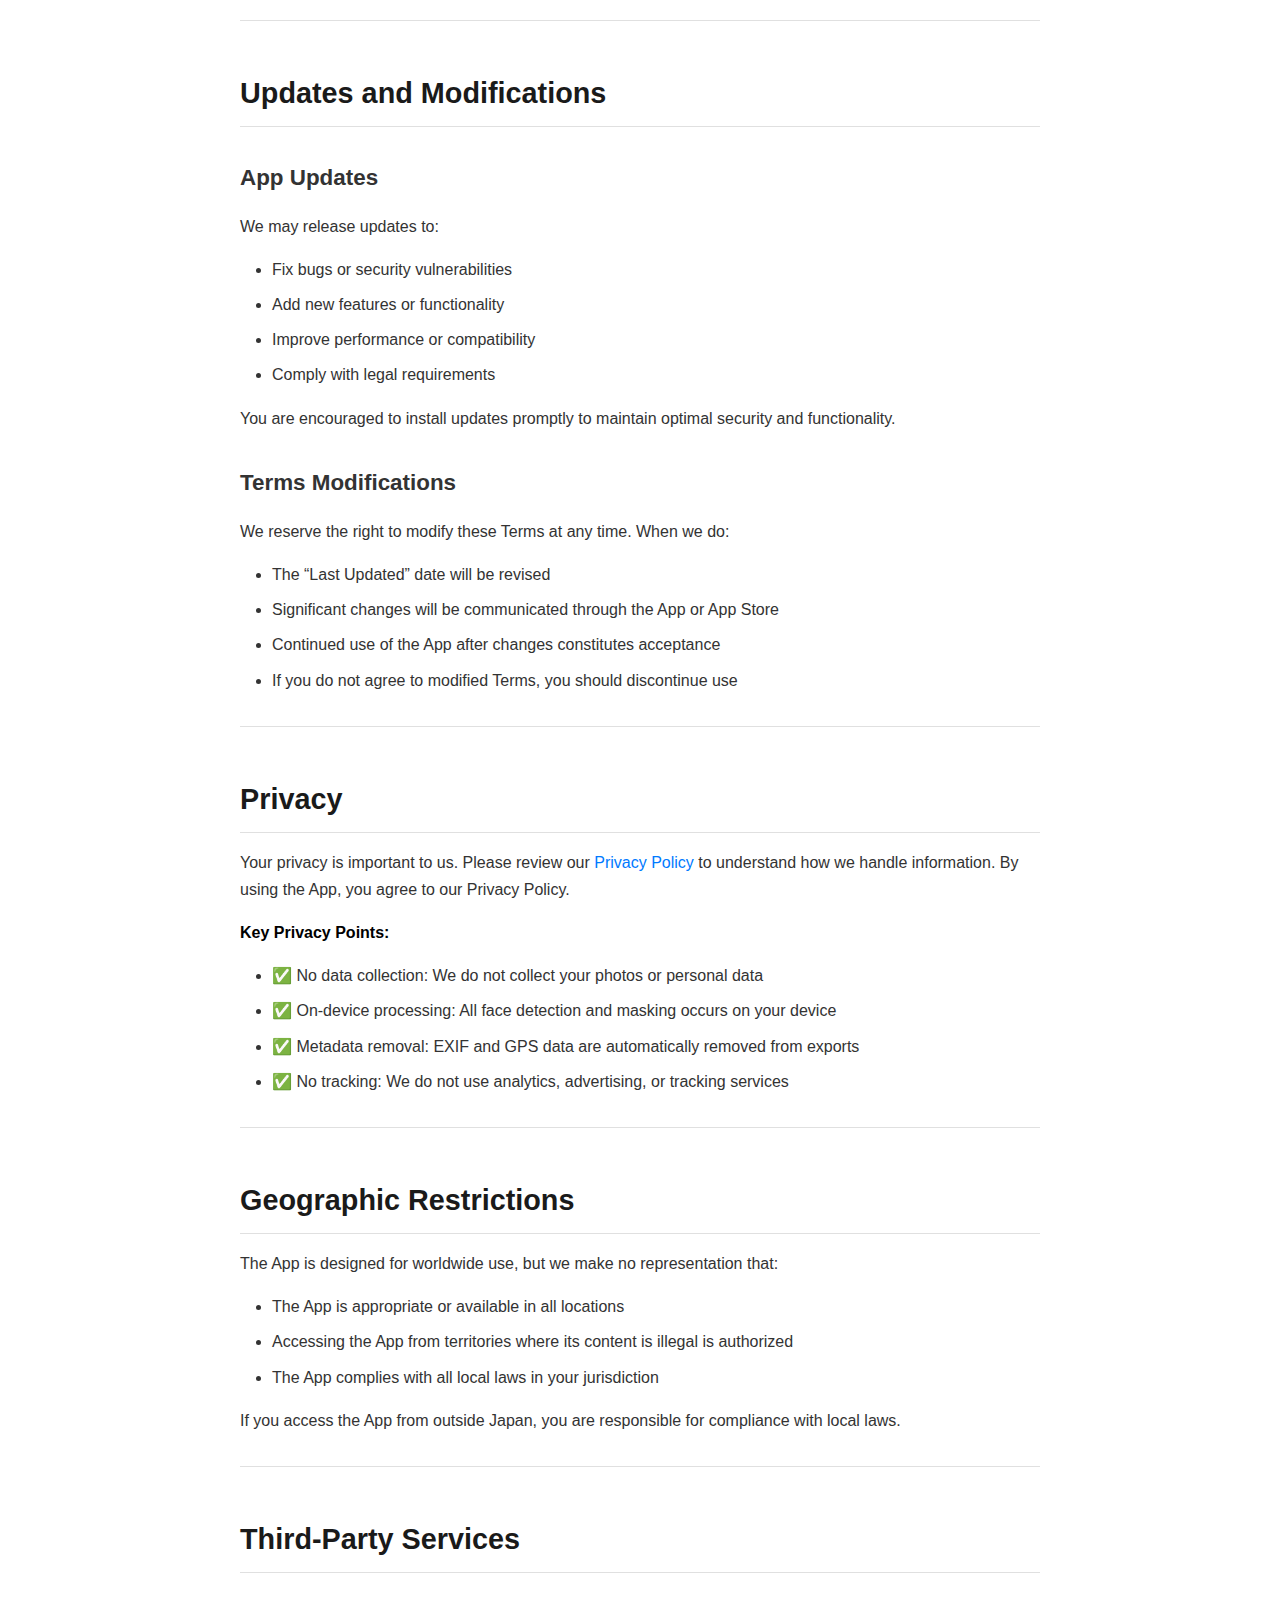
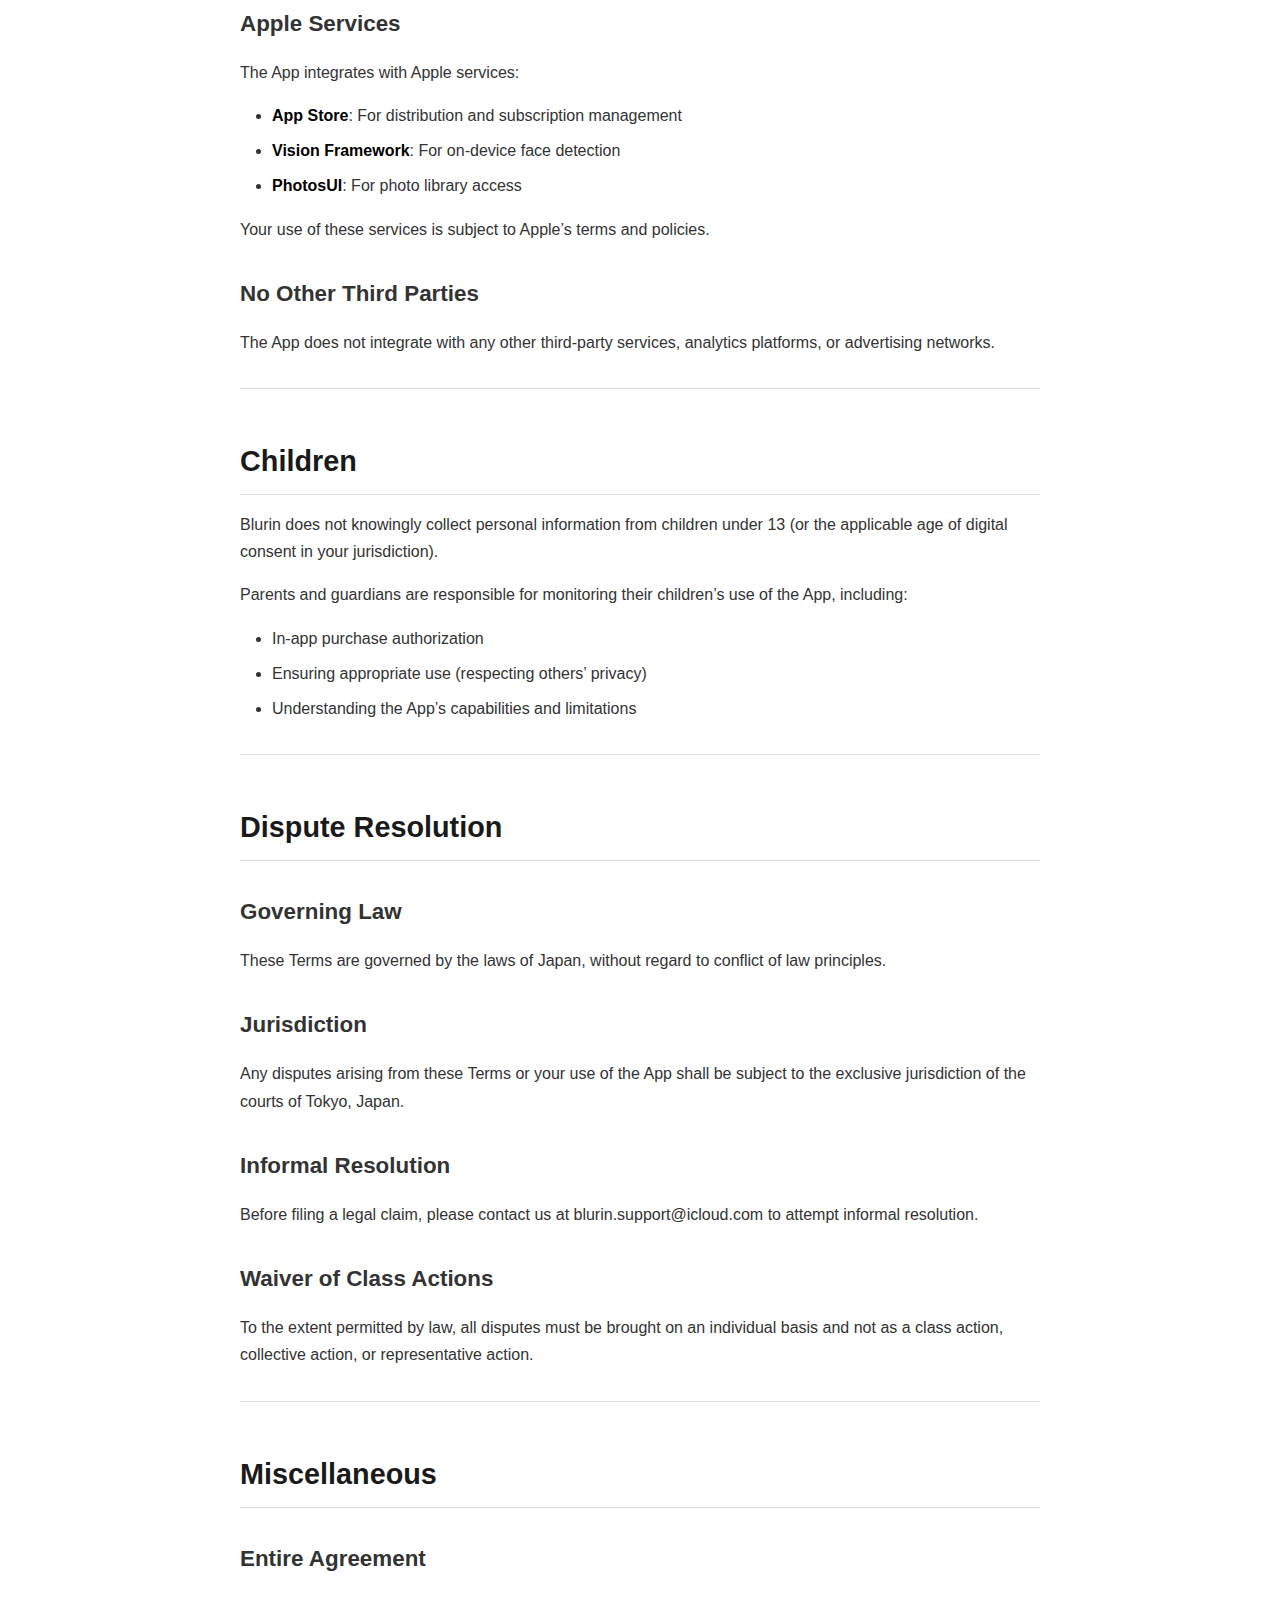
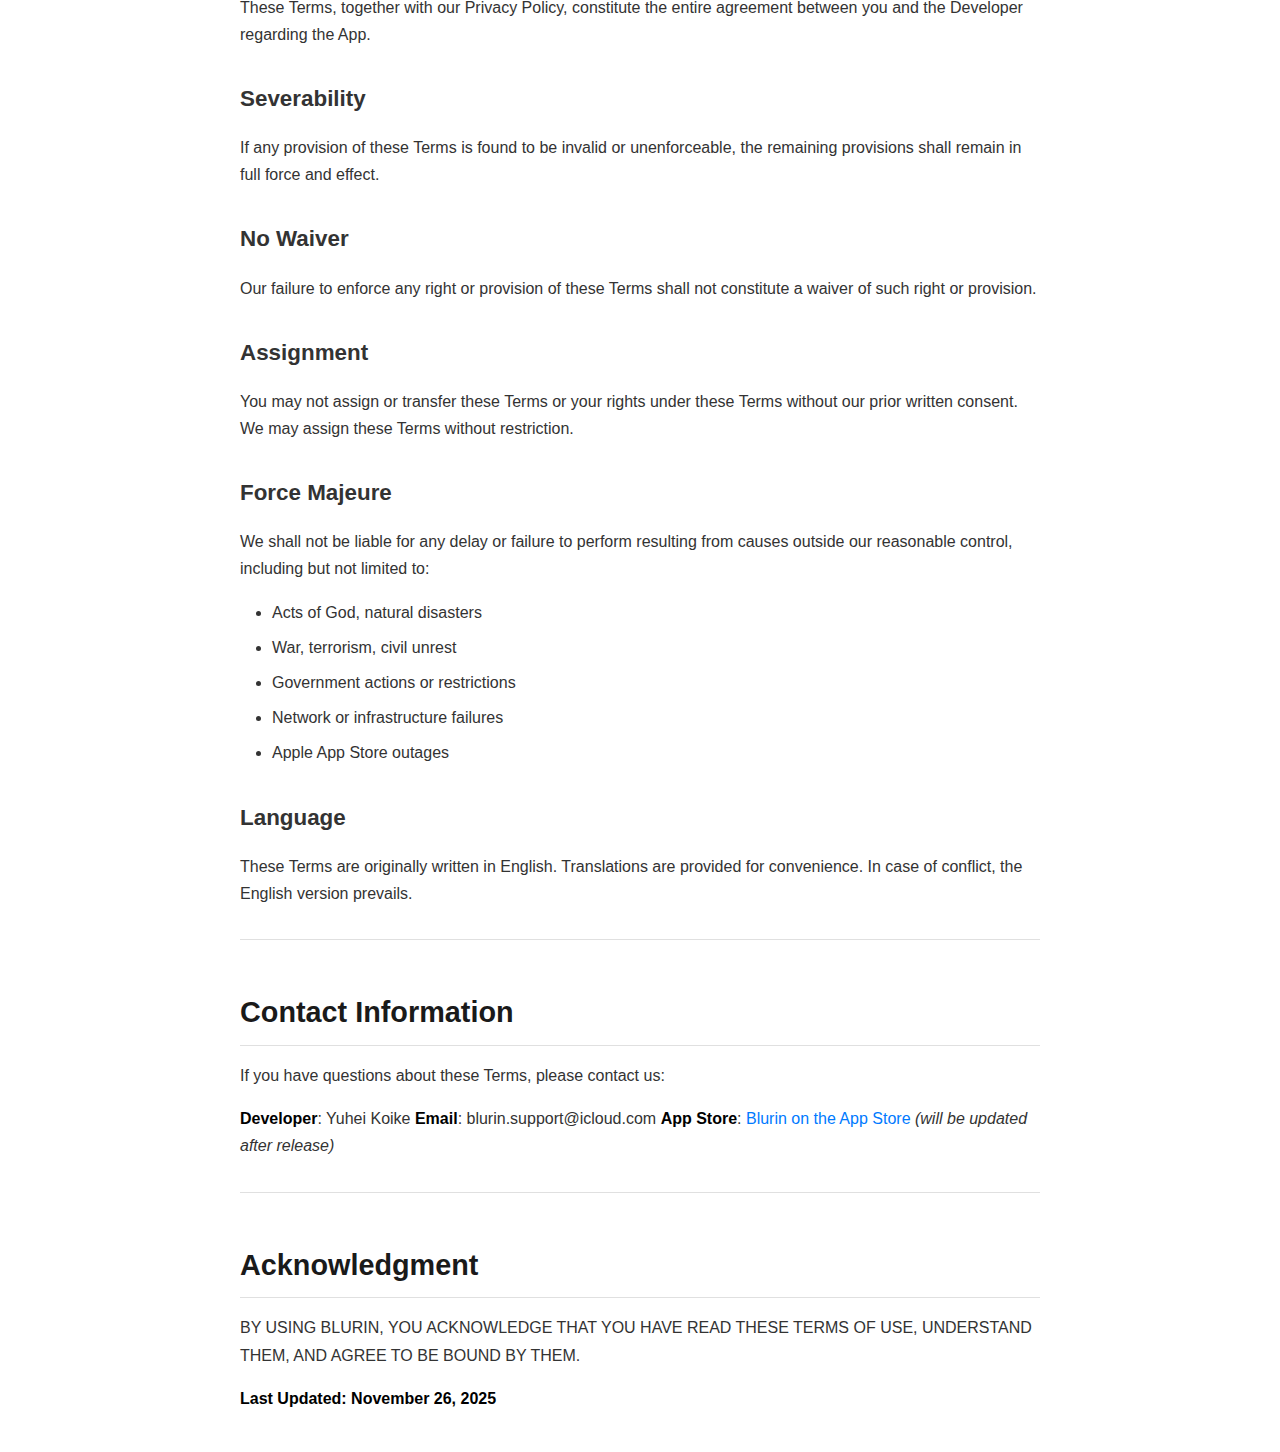
<file: terms-of-use.html>
<!DOCTYPE html>
<html xmlns="http://www.w3.org/1999/xhtml" lang="en" xml:lang="en">
<head>
  <meta charset="utf-8" />
  <meta name="generator" content="pandoc" />
  <meta name="viewport" content="width=device-width, initial-scale=1.0, user-scalable=yes" />
  <title>Terms of Use - Blurin</title>
  <style>
    code{white-space: pre-wrap;}
    span.smallcaps{font-variant: small-caps;}
    div.columns{display: flex; gap: min(4vw, 1.5em);}
    div.column{flex: auto; overflow-x: auto;}
    div.hanging-indent{margin-left: 1.5em; text-indent: -1.5em;}
    /* The extra [class] is a hack that increases specificity enough to
       override a similar rule in reveal.js */
    ul.task-list[class]{list-style: none;}
    ul.task-list li input[type="checkbox"] {
      font-size: inherit;
      width: 0.8em;
      margin: 0 0.8em 0.2em -1.6em;
      vertical-align: middle;
    }
    .display.math{display: block; text-align: center; margin: 0.5rem auto;}
  </style>
  <link rel="stylesheet" href="style.css" />
</head>
<body>
<header id="title-block-header">
<h1 class="title">Terms of Use - Blurin</h1>
</header>
<h1 id="terms-of-use">Terms of Use</h1>
<p><strong>Last Updated: November 26, 2025</strong></p>
<h2 id="agreement-to-terms">Agreement to Terms</h2>
<p>By downloading, installing, or using Blurin (“the App”), you agree to
be bound by these Terms of Use (“Terms”). If you do not agree to these
Terms, do not use the App.</p>
<p>These Terms constitute a legal agreement between you (“User,” “you,”
or “your”) and Yuhei Koike (“Developer,” “we,” “us,” or “our”).</p>
<hr />
<h2 id="description-of-service">Description of Service</h2>
<p>Blurin is an iOS application that provides face masking functionality
for photos. The App:</p>
<ul>
<li>Detects faces in photos using Apple’s Vision framework</li>
<li>Applies various masking styles (mosaic, blur, pixelation, etc.) to
detected faces</li>
<li>Allows manual addition of masking regions</li>
<li>Exports edited photos with metadata (EXIF/GPS) removal</li>
<li>Operates entirely on-device without cloud processing</li>
</ul>
<hr />
<h2 id="license-grant">License Grant</h2>
<h3 id="limited-license">Limited License</h3>
<p>Subject to your compliance with these Terms, we grant you a limited,
non-exclusive, non-transferable, revocable license to:</p>
<ul>
<li>Download and install the App on iOS devices that you own or
control</li>
<li>Use the App for personal, non-commercial purposes</li>
</ul>
<h3 id="restrictions">Restrictions</h3>
<p>You may NOT:</p>
<ul>
<li>❌ Modify, reverse engineer, decompile, or disassemble the App</li>
<li>❌ Remove or alter any copyright, trademark, or proprietary
notices</li>
<li>❌ Use the App for any illegal, harmful, or unauthorized
purposes</li>
<li>❌ Attempt to access, probe, or test the vulnerability of the App’s
security</li>
<li>❌ Distribute, sell, rent, lease, or sublicense the App</li>
<li>❌ Use the App to create derivative works or competing products</li>
<li>❌ Use the App to process photos of individuals without their
consent (where legally required)</li>
</ul>
<hr />
<h2 id="user-responsibilities">User Responsibilities</h2>
<h3 id="lawful-use">Lawful Use</h3>
<p>You agree to use the App in compliance with:</p>
<ul>
<li>All applicable local, national, and international laws and
regulations</li>
<li>Privacy laws regarding the collection and processing of biometric
data</li>
<li>Image rights and consent requirements in your jurisdiction</li>
<li>Third-party rights, including copyright, privacy, and publicity
rights</li>
</ul>
<h3 id="consent-and-privacy">Consent and Privacy</h3>
<p>You are solely responsible for:</p>
<ul>
<li>Obtaining necessary consent before masking faces in photos of other
individuals</li>
<li>Complying with privacy laws when processing photos containing
identifiable persons</li>
<li>Ensuring you have the legal right to use and modify the photos you
process</li>
<li>Using masked images in a manner that respects the privacy and
dignity of depicted individuals</li>
</ul>
<h3 id="prohibited-uses">Prohibited Uses</h3>
<p>You may NOT use the App to:</p>
<ul>
<li>❌ Process photos obtained illegally or without permission</li>
<li>❌ Create misleading, defamatory, or harmful content</li>
<li>❌ Violate the privacy rights of individuals</li>
<li>❌ Engage in harassment, stalking, or other harmful behavior</li>
<li>❌ Process photos of minors without parental consent (where required
by law)</li>
<li>❌ Circumvent legal obligations or evade law enforcement</li>
</ul>
<hr />
<h2 id="subscription-terms">Subscription Terms</h2>
<h3 id="free-version">Free Version</h3>
<p>The free version of Blurin includes:</p>
<ul>
<li>Maximum 10 masks per document</li>
<li>Limited daily export quota (3 exports/day)</li>
<li>Access to 3 basic masking styles (Black, Mosaic, Blur)</li>
<li>Watermarked exports</li>
<li>Reduced export resolution (max 1,080px)</li>
<li>Limited preset saves (3 presets)</li>
</ul>
<h3 id="blurin-pro-subscription">Blurin Pro Subscription</h3>
<p>Blurin Pro is available as an auto-renewing subscription:</p>
<ul>
<li><strong>Monthly Plan</strong>: $3.99/month (includes 7-day free
trial)</li>
<li><strong>Yearly Plan</strong>: $29.99/year (includes 7-day free
trial, ~37% savings)</li>
</ul>
<h4 id="pro-benefits">Pro Benefits</h4>
<ul>
<li>Unlimited mask applications</li>
<li>Unlimited daily exports</li>
<li>All 9 masking styles unlocked</li>
<li>Group Photo Mode (enhanced detection for small faces in group photos)</li>
<li>Batch processing (process multiple images at once)</li>
<li>Watermark-free exports</li>
<li>Original resolution exports</li>
<li>50 preset saves (virtually unlimited)</li>
</ul>
<h4 id="subscription-management">Subscription Management</h4>
<ul>
<li><strong>Auto-Renewal</strong>: Subscriptions automatically renew
unless cancelled at least 24 hours before the end of the current
period</li>
<li><strong>Billing</strong>: You will be charged through your Apple ID
account at confirmation of purchase</li>
<li><strong>Free Trial</strong>: If offered, unused portions of a free
trial are forfeited upon purchase</li>
<li><strong>Cancellation</strong>: You can cancel anytime through your
App Store account settings</li>
<li><strong>Refunds</strong>: Managed by Apple according to their refund
policy</li>
</ul>
<h4 id="pricing-changes">Pricing Changes</h4>
<p>We may adjust subscription pricing at any time. Price changes
will:</p>
<ul>
<li>Not affect your current subscription period</li>
<li>Be communicated through the App Store</li>
<li>Take effect at your next renewal date</li>
</ul>
<hr />
<h2 id="intellectual-property">Intellectual Property</h2>
<h3 id="app-ownership">App Ownership</h3>
<p>The App, including all content, features, and functionality, is owned
by the Developer and is protected by:</p>
<ul>
<li>International copyright laws</li>
<li>Trademark laws</li>
<li>Other intellectual property rights and unfair competition laws</li>
</ul>
<h3 id="user-content">User Content</h3>
<ul>
<li><strong>Your Photos</strong>: You retain all rights to photos you
process through the App</li>
<li><strong>Edited Photos</strong>: You own the edited photos you create
using the App</li>
<li><strong>No Upload</strong>: Since photos are not uploaded to our
servers, we do not claim any rights to your content</li>
</ul>
<h3 id="trademarks">Trademarks</h3>
<p>“Blurin” and associated logos are trademarks of the Developer. You
may not use these marks without prior written permission.</p>
<hr />
<h2 id="disclaimer-of-warranties">Disclaimer of Warranties</h2>
<h3 id="as-is-provision">“AS IS” Provision</h3>
<p>THE APP IS PROVIDED “AS IS” AND “AS AVAILABLE” WITHOUT WARRANTIES OF
ANY KIND, EXPRESS OR IMPLIED, INCLUDING BUT NOT LIMITED TO:</p>
<ul>
<li>❌ Warranties of merchantability</li>
<li>❌ Fitness for a particular purpose</li>
<li>❌ Non-infringement</li>
<li>❌ Accuracy, reliability, or availability</li>
<li>❌ Error-free or uninterrupted operation</li>
</ul>
<h3 id="no-guarantee">No Guarantee</h3>
<p>We do not warrant that:</p>
<ul>
<li>The App will meet your specific requirements</li>
<li>Face detection will be 100% accurate in all conditions</li>
<li>The App will be available at all times or free from errors</li>
<li>Defects will be corrected</li>
<li>The App is free from viruses or harmful components</li>
</ul>
<h3 id="user-assumption-of-risk">User Assumption of Risk</h3>
<p>You acknowledge that:</p>
<ul>
<li>Face detection technology may not detect all faces or may detect
false positives</li>
<li>Masking effectiveness depends on various factors (image quality,
lighting, angle)</li>
<li>You should verify masking results before sharing or publishing
edited photos</li>
<li>The App is a tool to assist with privacy protection, not a guarantee
of absolute anonymity</li>
</ul>
<hr />
<h2 id="limitation-of-liability">Limitation of Liability</h2>
<p>TO THE MAXIMUM EXTENT PERMITTED BY LAW:</p>
<h3 id="no-liability-for-damages">No Liability for Damages</h3>
<p>WE SHALL NOT BE LIABLE FOR ANY:</p>
<ul>
<li>Direct, indirect, incidental, special, consequential, or exemplary
damages</li>
<li>Loss of profits, data, use, or goodwill</li>
<li>Service interruptions or business interruptions</li>
<li>Damages resulting from:
<ul>
<li>Use or inability to use the App</li>
<li>Unauthorized access to your device or data</li>
<li>Errors, mistakes, or inaccuracies in face detection</li>
<li>Personal injury or property damage</li>
<li>Failed masking or privacy breaches</li>
<li>Reliance on App functionality</li>
</ul></li>
</ul>
<h3 id="maximum-liability">Maximum Liability</h3>
<p>Our total liability to you for all claims arising from your use of
the App shall not exceed the amount you paid us in the 12 months prior
to the claim, or $100 USD, whichever is greater.</p>
<h3 id="jurisdictional-limitations">Jurisdictional Limitations</h3>
<p>Some jurisdictions do not allow the exclusion or limitation of
certain warranties or liabilities. In such jurisdictions, our liability
is limited to the maximum extent permitted by law.</p>
<hr />
<h2 id="indemnification">Indemnification</h2>
<p>You agree to indemnify, defend, and hold harmless the Developer and
its affiliates from any claims, liabilities, damages, losses, costs, or
expenses (including reasonable attorneys’ fees) arising from:</p>
<ul>
<li>Your use or misuse of the App</li>
<li>Your violation of these Terms</li>
<li>Your violation of any third-party rights, including privacy,
publicity, or intellectual property rights</li>
<li>Your violation of applicable laws or regulations</li>
<li>Processing photos without necessary consent or authorization</li>
</ul>
<hr />
<h2 id="termination">Termination</h2>
<h3 id="by-you">By You</h3>
<p>You may stop using the App at any time by:</p>
<ul>
<li>Deleting the App from your device</li>
<li>Cancelling your subscription (if applicable)</li>
</ul>
<h3 id="by-us">By Us</h3>
<p>We reserve the right to:</p>
<ul>
<li>Suspend or terminate your access to the App at any time, with or
without notice</li>
<li>Discontinue the App or any features at any time</li>
<li>Refuse service to anyone for any reason</li>
</ul>
<h3 id="effect-of-termination">Effect of Termination</h3>
<p>Upon termination:</p>
<ul>
<li>Your license to use the App immediately ends</li>
<li>You must delete the App from all devices</li>
<li>Subscription charges will cease at the end of the current billing
period</li>
<li>All provisions of these Terms that by their nature should survive
termination shall survive</li>
</ul>
<hr />
<h2 id="updates-and-modifications">Updates and Modifications</h2>
<h3 id="app-updates">App Updates</h3>
<p>We may release updates to:</p>
<ul>
<li>Fix bugs or security vulnerabilities</li>
<li>Add new features or functionality</li>
<li>Improve performance or compatibility</li>
<li>Comply with legal requirements</li>
</ul>
<p>You are encouraged to install updates promptly to maintain optimal
security and functionality.</p>
<h3 id="terms-modifications">Terms Modifications</h3>
<p>We reserve the right to modify these Terms at any time. When we
do:</p>
<ul>
<li>The “Last Updated” date will be revised</li>
<li>Significant changes will be communicated through the App or App
Store</li>
<li>Continued use of the App after changes constitutes acceptance</li>
<li>If you do not agree to modified Terms, you should discontinue
use</li>
</ul>
<hr />
<h2 id="privacy">Privacy</h2>
<p>Your privacy is important to us. Please review our <a
href="./privacy-policy-en.md">Privacy Policy</a> to understand how we
handle information. By using the App, you agree to our Privacy
Policy.</p>
<p><strong>Key Privacy Points:</strong></p>
<ul>
<li>✅ No data collection: We do not collect your photos or personal
data</li>
<li>✅ On-device processing: All face detection and masking occurs on
your device</li>
<li>✅ Metadata removal: EXIF and GPS data are automatically removed
from exports</li>
<li>✅ No tracking: We do not use analytics, advertising, or tracking
services</li>
</ul>
<hr />
<h2 id="geographic-restrictions">Geographic Restrictions</h2>
<p>The App is designed for worldwide use, but we make no representation
that:</p>
<ul>
<li>The App is appropriate or available in all locations</li>
<li>Accessing the App from territories where its content is illegal is
authorized</li>
<li>The App complies with all local laws in your jurisdiction</li>
</ul>
<p>If you access the App from outside Japan, you are responsible for
compliance with local laws.</p>
<hr />
<h2 id="third-party-services">Third-Party Services</h2>
<h3 id="apple-services">Apple Services</h3>
<p>The App integrates with Apple services:</p>
<ul>
<li><strong>App Store</strong>: For distribution and subscription
management</li>
<li><strong>Vision Framework</strong>: For on-device face detection</li>
<li><strong>PhotosUI</strong>: For photo library access</li>
</ul>
<p>Your use of these services is subject to Apple’s terms and
policies.</p>
<h3 id="no-other-third-parties">No Other Third Parties</h3>
<p>The App does not integrate with any other third-party services,
analytics platforms, or advertising networks.</p>
<hr />
<h2 id="children">Children</h2>
<p>Blurin does not knowingly collect personal information from children
under 13 (or the applicable age of digital consent in your
jurisdiction).</p>
<p>Parents and guardians are responsible for monitoring their children’s
use of the App, including:</p>
<ul>
<li>In-app purchase authorization</li>
<li>Ensuring appropriate use (respecting others’ privacy)</li>
<li>Understanding the App’s capabilities and limitations</li>
</ul>
<hr />
<h2 id="dispute-resolution">Dispute Resolution</h2>
<h3 id="governing-law">Governing Law</h3>
<p>These Terms are governed by the laws of Japan, without regard to
conflict of law principles.</p>
<h3 id="jurisdiction">Jurisdiction</h3>
<p>Any disputes arising from these Terms or your use of the App shall be
subject to the exclusive jurisdiction of the courts of Tokyo, Japan.</p>
<h3 id="informal-resolution">Informal Resolution</h3>
<p>Before filing a legal claim, please contact us at
blurin.support@icloud.com to attempt informal resolution.</p>
<h3 id="waiver-of-class-actions">Waiver of Class Actions</h3>
<p>To the extent permitted by law, all disputes must be brought on an
individual basis and not as a class action, collective action, or
representative action.</p>
<hr />
<h2 id="miscellaneous">Miscellaneous</h2>
<h3 id="entire-agreement">Entire Agreement</h3>
<p>These Terms, together with our Privacy Policy, constitute the entire
agreement between you and the Developer regarding the App.</p>
<h3 id="severability">Severability</h3>
<p>If any provision of these Terms is found to be invalid or
unenforceable, the remaining provisions shall remain in full force and
effect.</p>
<h3 id="no-waiver">No Waiver</h3>
<p>Our failure to enforce any right or provision of these Terms shall
not constitute a waiver of such right or provision.</p>
<h3 id="assignment">Assignment</h3>
<p>You may not assign or transfer these Terms or your rights under these
Terms without our prior written consent. We may assign these Terms
without restriction.</p>
<h3 id="force-majeure">Force Majeure</h3>
<p>We shall not be liable for any delay or failure to perform resulting
from causes outside our reasonable control, including but not limited
to:</p>
<ul>
<li>Acts of God, natural disasters</li>
<li>War, terrorism, civil unrest</li>
<li>Government actions or restrictions</li>
<li>Network or infrastructure failures</li>
<li>Apple App Store outages</li>
</ul>
<h3 id="language">Language</h3>
<p>These Terms are originally written in English. Translations are
provided for convenience. In case of conflict, the English version
prevails.</p>
<hr />
<h2 id="contact-information">Contact Information</h2>
<p>If you have questions about these Terms, please contact us:</p>
<p><strong>Developer</strong>: Yuhei Koike <strong>Email</strong>:
blurin.support@icloud.com <strong>App Store</strong>: <a
href="https://apps.apple.com/app/blurin">Blurin on the App Store</a>
<em>(will be updated after release)</em></p>
<hr />
<h2 id="acknowledgment">Acknowledgment</h2>
<p>BY USING BLURIN, YOU ACKNOWLEDGE THAT YOU HAVE READ THESE TERMS OF
USE, UNDERSTAND THEM, AND AGREE TO BE BOUND BY THEM.</p>
<p><strong>Last Updated: November 26, 2025</strong></p>
</body>
</html>
</file>
<file: style.css>
/* Blurin Legal Documents - Stylesheet */

body {
  max-width: 800px;
  margin: 40px auto;
  padding: 0 20px;
  font-family: -apple-system, BlinkMacSystemFont, "Segoe UI", "Helvetica Neue", Arial, sans-serif;
  line-height: 1.7;
  color: #333;
  background: #fff;
}

@media (prefers-color-scheme: dark) {
  body {
    background: #1a1a1a;
    color: #e0e0e0;
  }
}

h1 {
  font-size: 2.5em;
  font-weight: 700;
  color: #000;
  border-bottom: 2px solid #007aff;
  padding-bottom: 16px;
  margin-top: 0;
  margin-bottom: 32px;
}

@media (prefers-color-scheme: dark) {
  h1 {
    color: #fff;
    border-bottom-color: #0a84ff;
  }
}

h2 {
  font-size: 1.8em;
  font-weight: 600;
  color: #1a1a1a;
  margin-top: 48px;
  margin-bottom: 16px;
  border-bottom: 1px solid #e0e0e0;
  padding-bottom: 8px;
}

@media (prefers-color-scheme: dark) {
  h2 {
    color: #f0f0f0;
    border-bottom-color: #333;
  }
}

h3 {
  font-size: 1.4em;
  font-weight: 600;
  color: #333;
  margin-top: 32px;
  margin-bottom: 12px;
}

@media (prefers-color-scheme: dark) {
  h3 {
    color: #e0e0e0;
  }
}

p {
  margin: 16px 0;
}

ul, ol {
  margin: 16px 0;
  padding-left: 32px;
}

li {
  margin: 8px 0;
}

strong {
  font-weight: 600;
  color: #000;
}

@media (prefers-color-scheme: dark) {
  strong {
    color: #fff;
  }
}

code {
  background: #f5f5f5;
  padding: 2px 6px;
  border-radius: 4px;
  font-family: "SF Mono", Monaco, Consolas, monospace;
  font-size: 0.9em;
  color: #d73a49;
}

@media (prefers-color-scheme: dark) {
  code {
    background: #2d2d2d;
    color: #ff6b9d;
  }
}

a {
  color: #007aff;
  text-decoration: none;
}

a:hover {
  text-decoration: underline;
}

@media (prefers-color-scheme: dark) {
  a {
    color: #0a84ff;
  }
}

hr {
  border: none;
  border-top: 1px solid #e0e0e0;
  margin: 32px 0;
}

@media (prefers-color-scheme: dark) {
  hr {
    border-top-color: #333;
  }
}

blockquote {
  border-left: 4px solid #007aff;
  padding-left: 16px;
  margin: 16px 0;
  color: #666;
  font-style: italic;
}

@media (prefers-color-scheme: dark) {
  blockquote {
    border-left-color: #0a84ff;
    color: #999;
  }
}

table {
  width: 100%;
  border-collapse: collapse;
  margin: 24px 0;
}

th, td {
  border: 1px solid #e0e0e0;
  padding: 12px;
  text-align: left;
}

th {
  background: #f5f5f5;
  font-weight: 600;
}

@media (prefers-color-scheme: dark) {
  th, td {
    border-color: #333;
  }

  th {
    background: #2d2d2d;
  }
}

/* Footer */
.footer {
  margin-top: 64px;
  padding-top: 24px;
  border-top: 1px solid #e0e0e0;
  text-align: center;
  color: #666;
  font-size: 0.9em;
}

@media (prefers-color-scheme: dark) {
  .footer {
    border-top-color: #333;
    color: #999;
  }
}

/* Responsive */
@media (max-width: 768px) {
  body {
    padding: 0 16px;
    margin: 20px auto;
  }

  h1 {
    font-size: 2em;
  }

  h2 {
    font-size: 1.5em;
  }

  h3 {
    font-size: 1.2em;
  }
}
</file>
